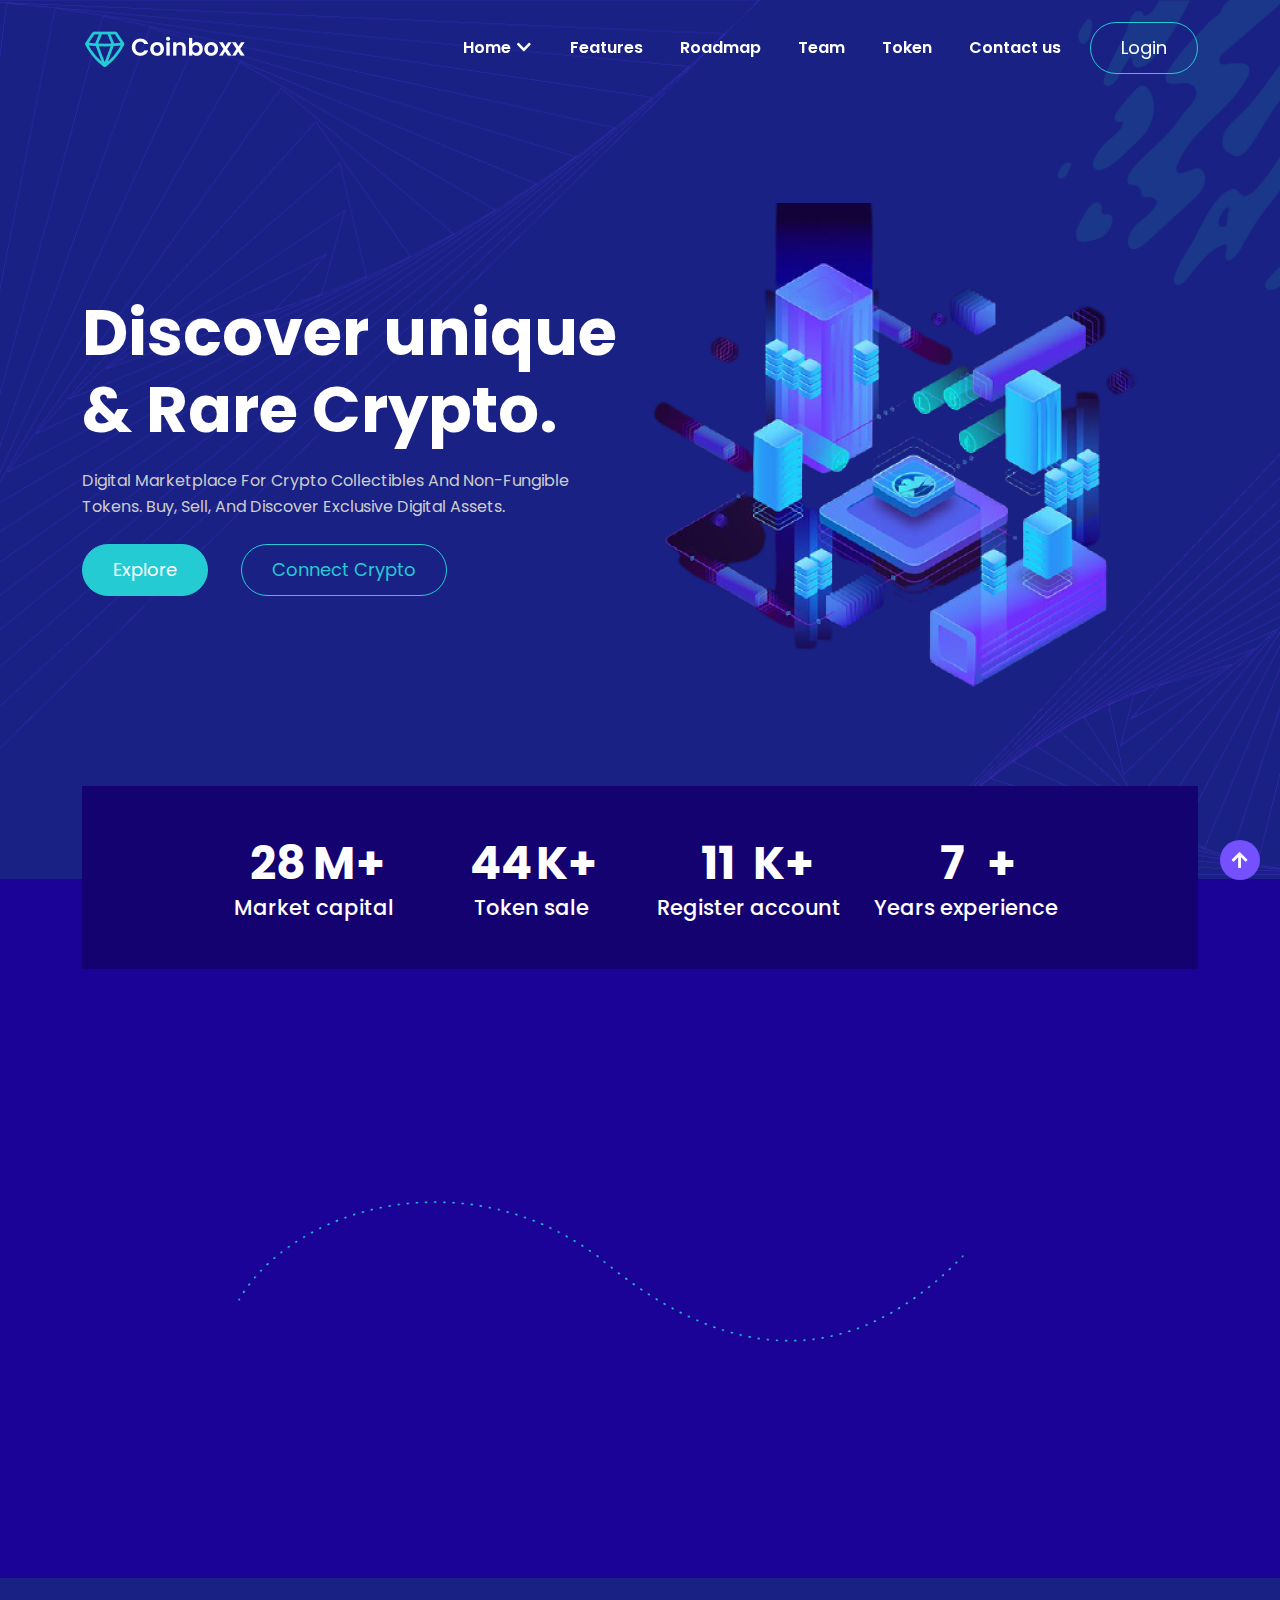
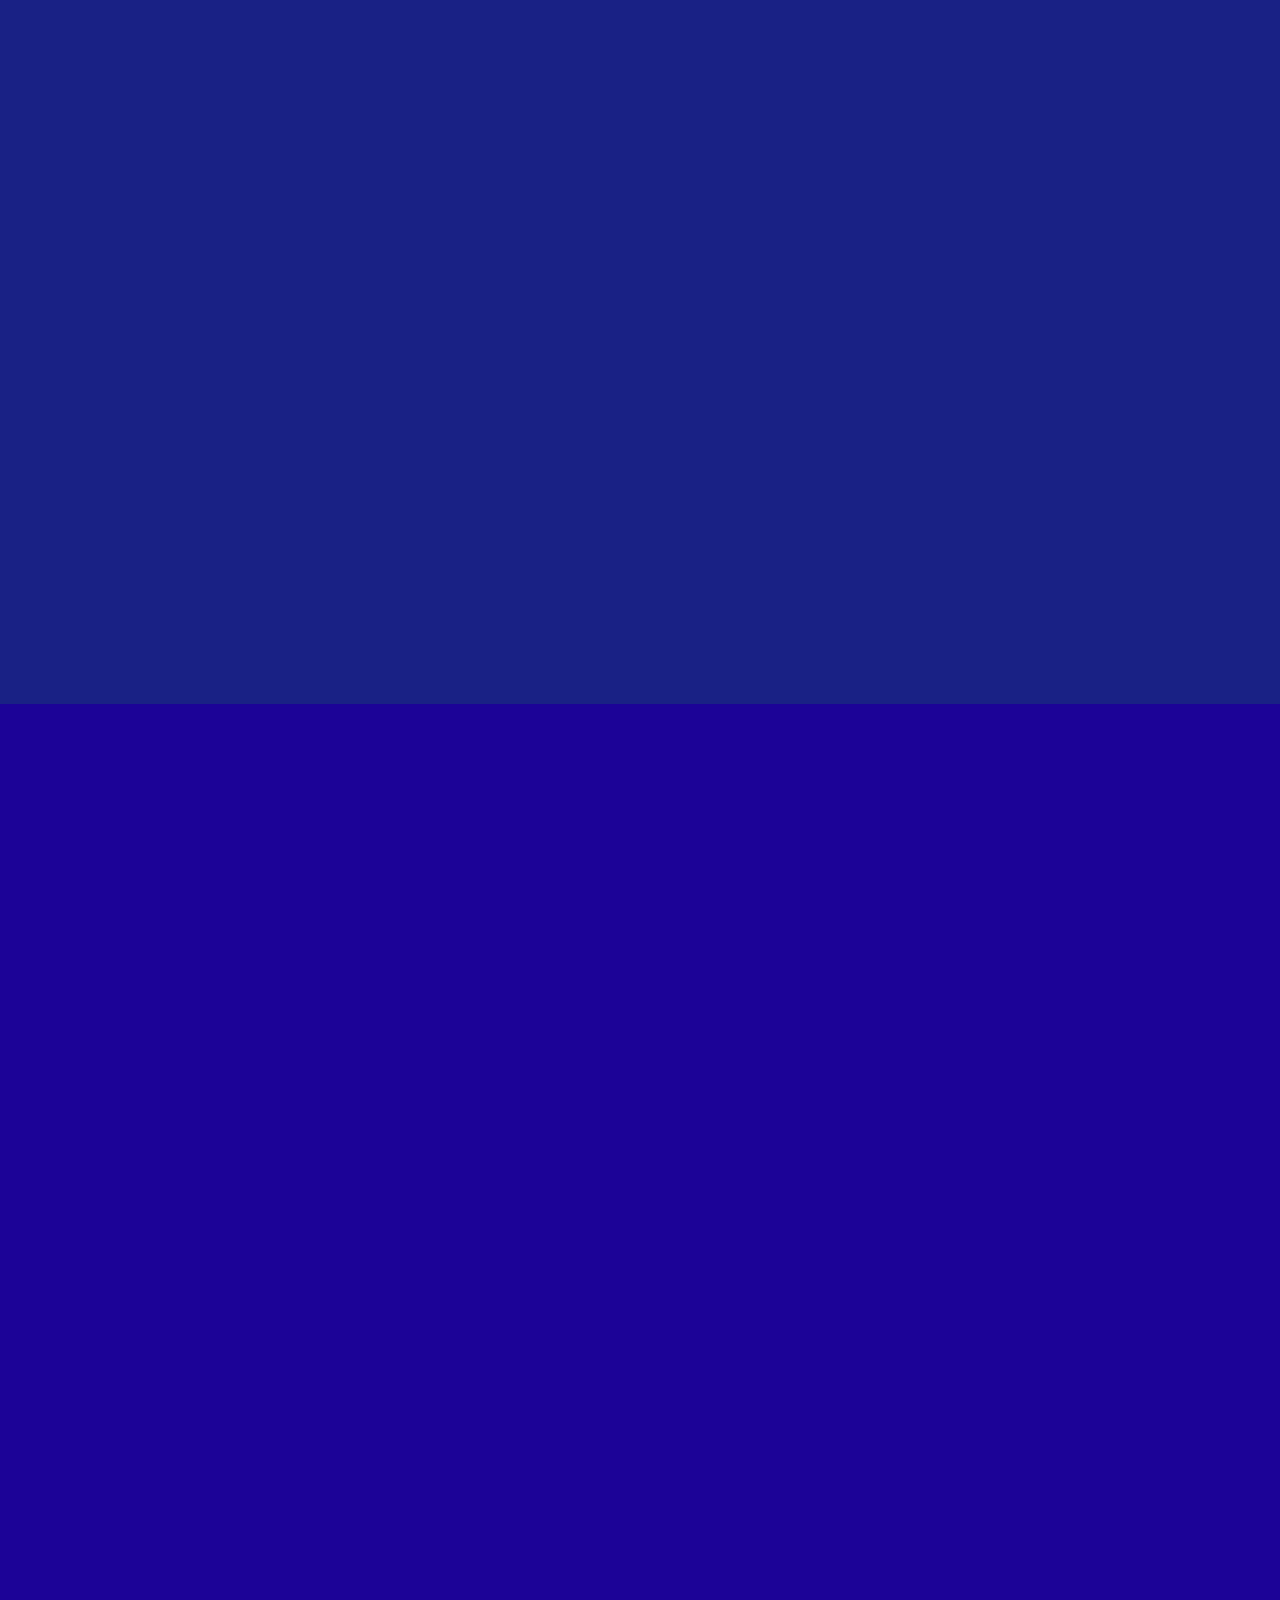
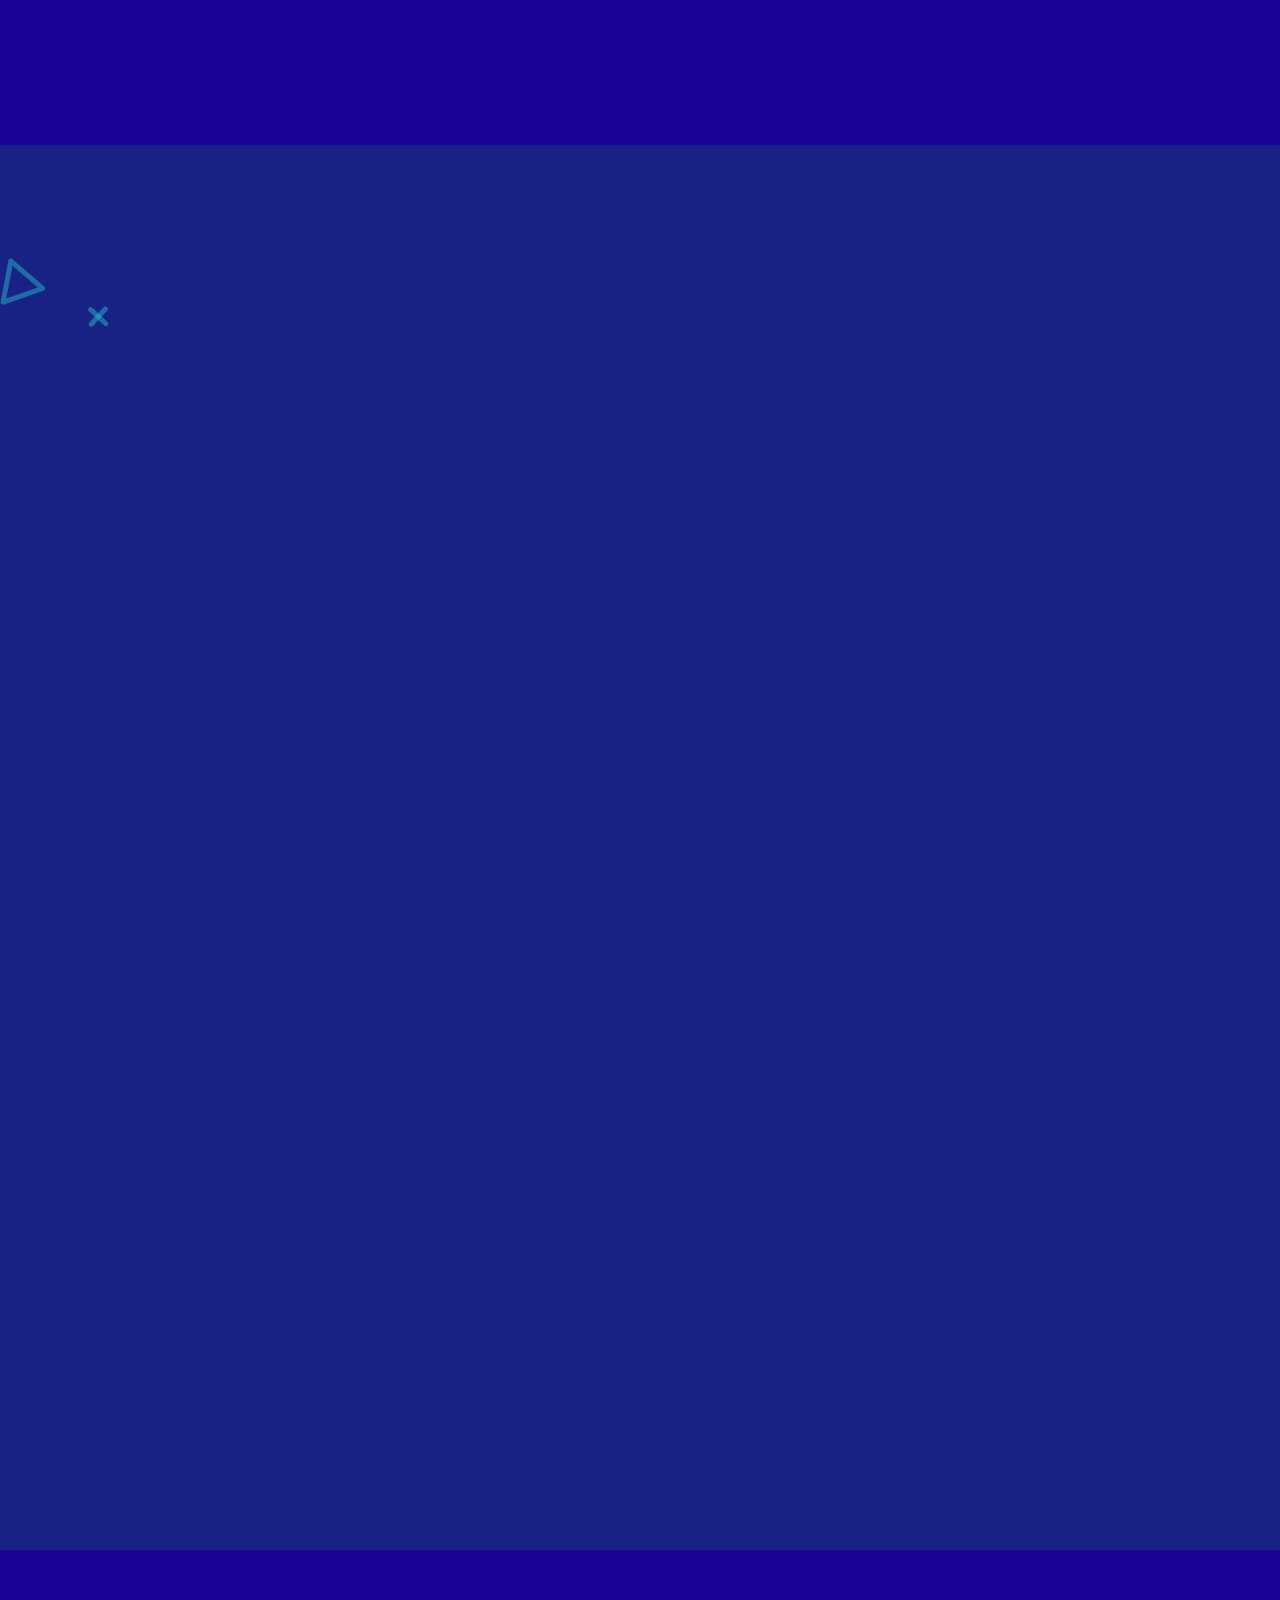
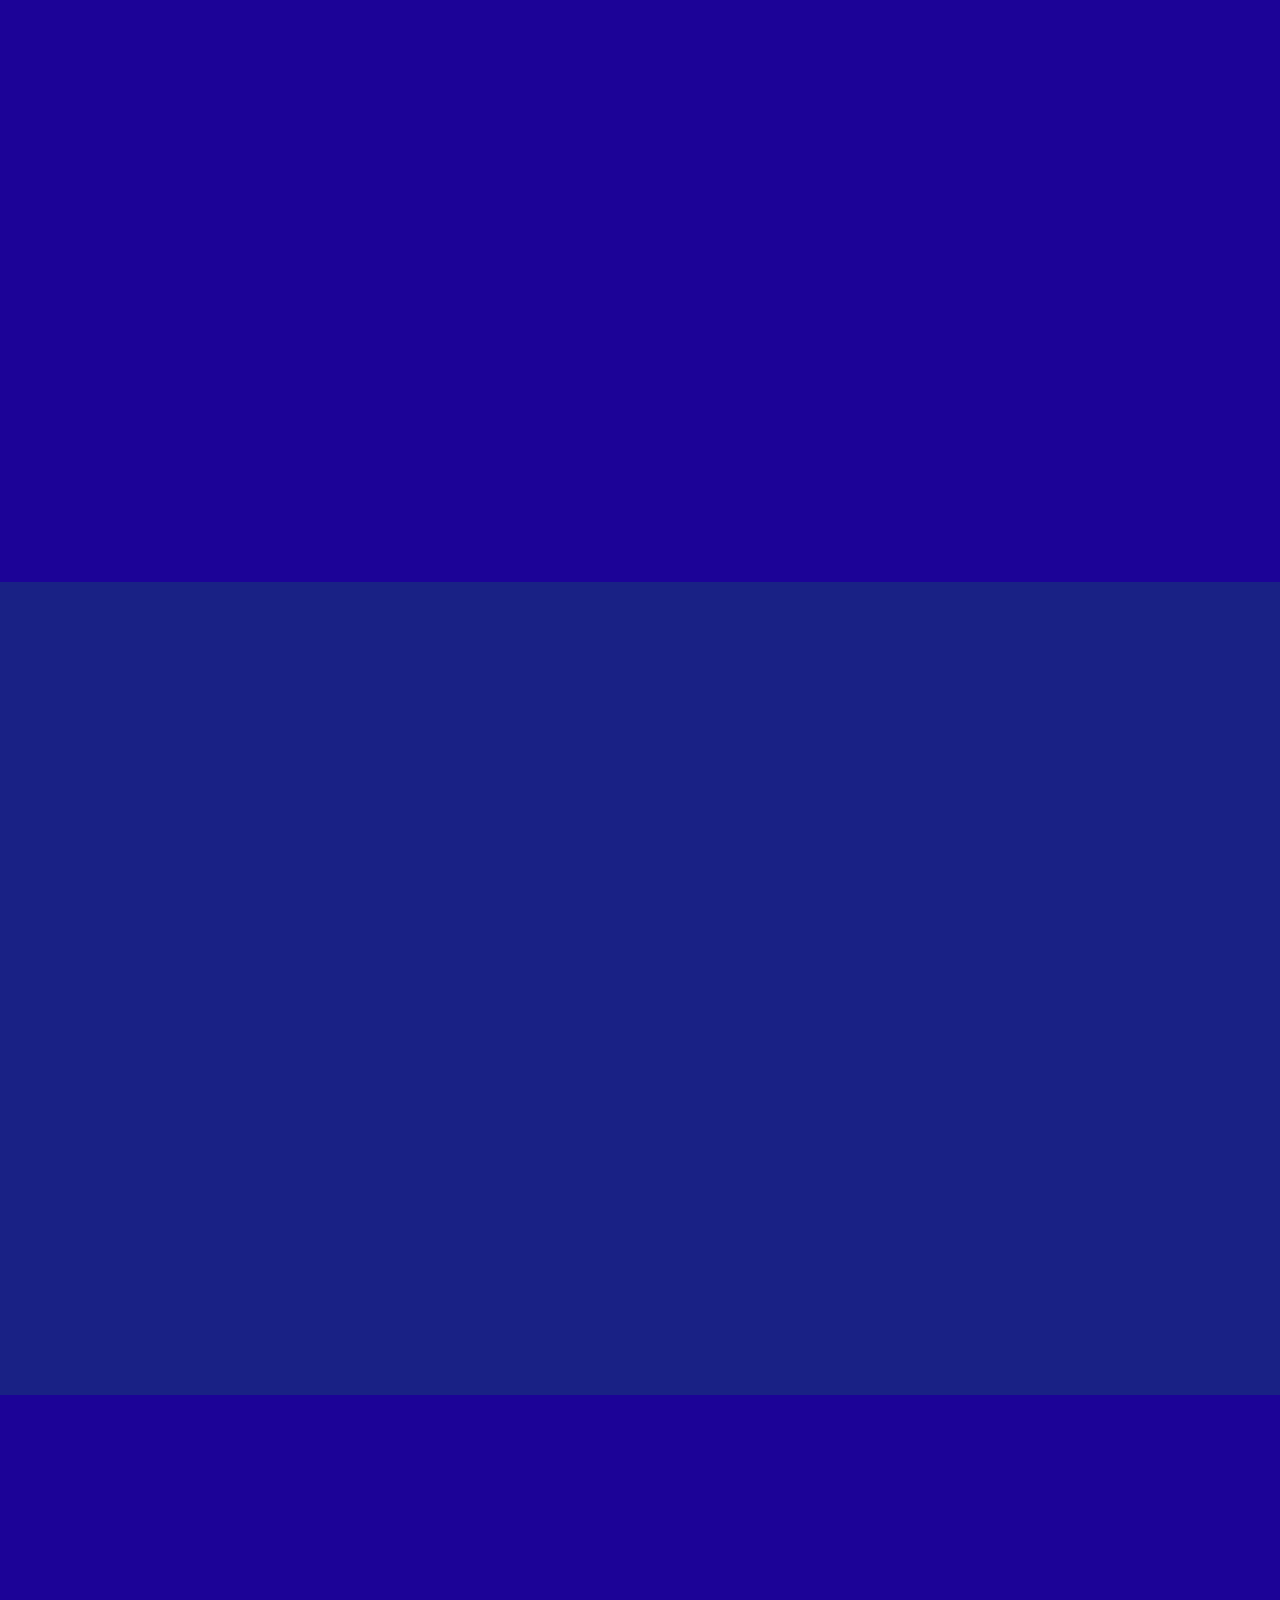
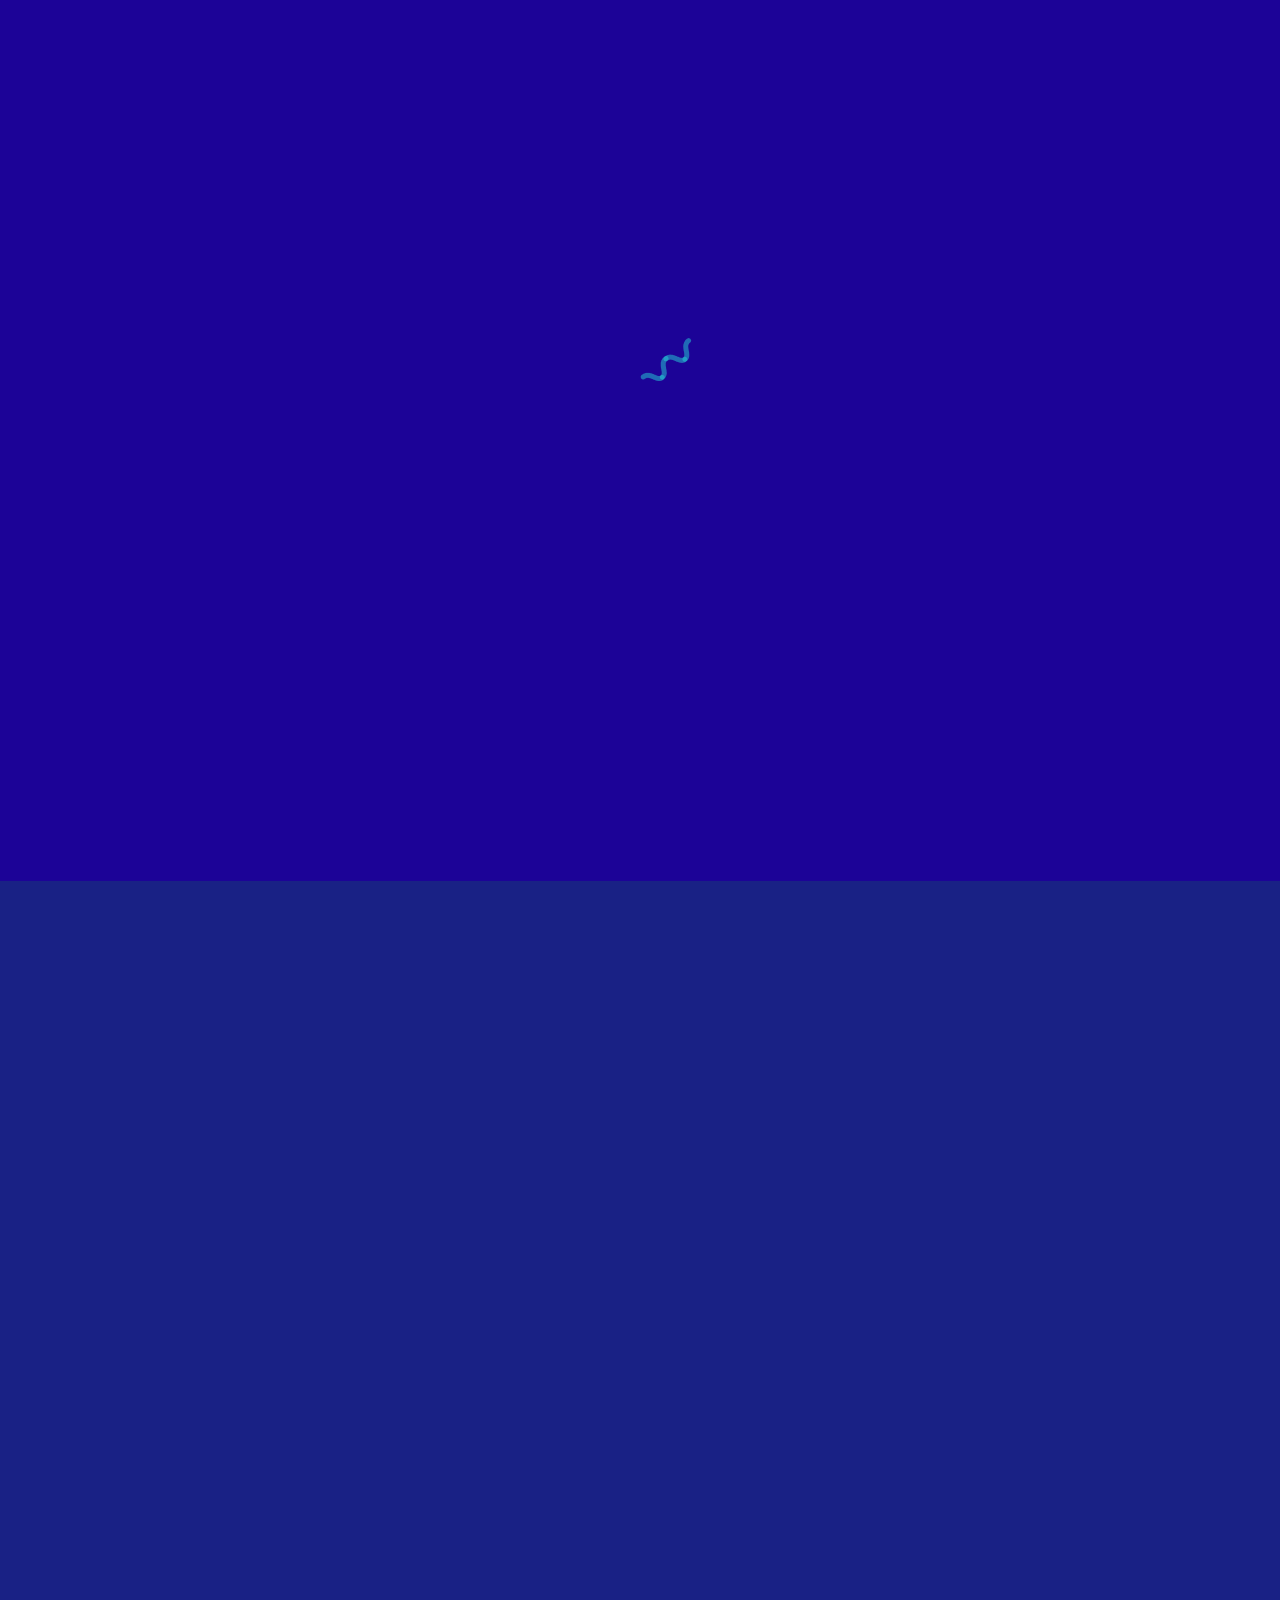
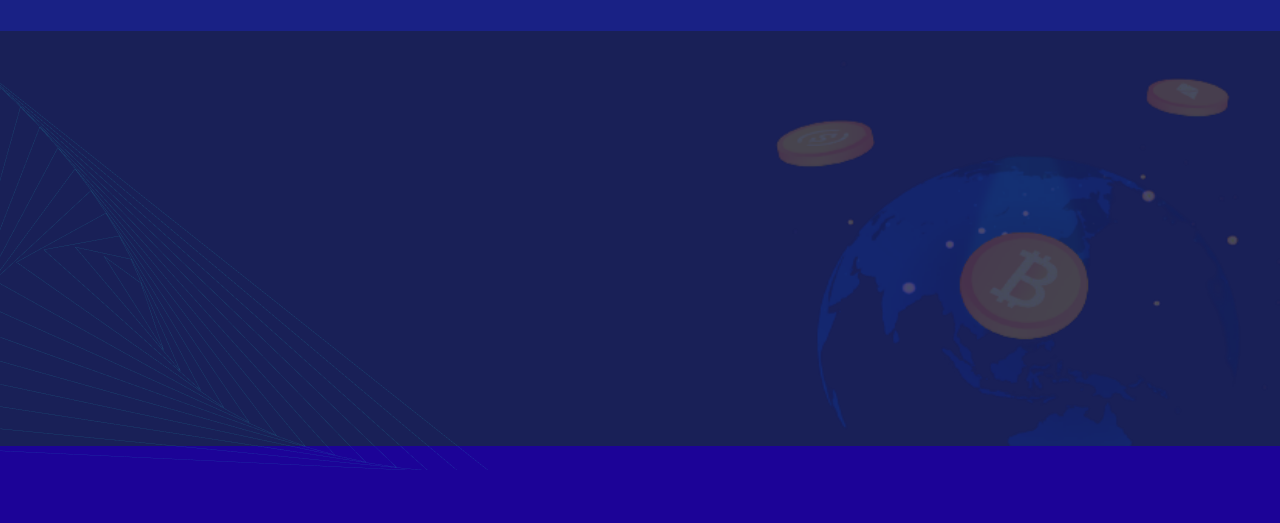
<file: index.html>
<!doctype html>
<html class="no-js" lang="en">

<head>
  <meta charset="utf-8">
  <meta http-equiv="x-ua-compatible" content="ie=edge">
  <title>Cryptocurrency Html Templates</title>
  <meta name="description" content="">
  <meta name="viewport" content="width=device-width, initial-scale=1">
  <link rel="shortcut icon" type="image/png" href="img/logo-img/favicon-icon.png">
  <!--=== wow Css ===-->
  <link rel="stylesheet" href="./assest/css/plugin/animate.css">
  <!--=== Bootstrap ===-->
  <link rel="stylesheet" href="./assest/css/bootstrap.min.css">
  <!--=== Fontawesome icon ===-->
  <link rel="stylesheet" href="https://pro.fontawesome.com/releases/v5.10.0/css/all.css">
  <!--=== Owl carousel ===-->
  <link rel="stylesheet" href="./assest/css/plugin/owl.carousel.min.css">
  <!--=== Magnific PopUp ===-->
  <link rel="stylesheet" href="./assest/css/plugin/magnific-Popup.css">
  <!--=== Main Css ===-->
  <link rel="stylesheet" href="./assest/css/style.css">
  <!--=== Responsive Css ===-->
  <link rel="stylesheet" href="./assest/css/responsive.css"> 
</head>

<body>

  
  <div class="preloder">
  <img src="./assest/img/preloder img/i-play-with-code.gif" alt="">
 </div>

  <!-- menu section start -->
  <section class="main-menu">
    <nav class="navbar navbar-expand-lg ">
      <div class="container">
        <div class="navbar-brand logo">
          <a href="#0">
            <img src="./assest/img/logo-img/Logo.png" alt="">
          </a>
        </div>
        <button class="navbar-toggler" type="button" data-bs-toggle="collapse" data-bs-target="#navbarSupportedContent"
          aria-controls="navbarSupportedContent" aria-expanded="false" aria-label="Toggle navigation">
          <p class="navbar-toggler-icon"></span>
        </button>
        <div class="collapse navbar-collapse" id="navbarSupportedContent">
          <ul class="navbar-nav ">
            <li class="nav-item">
              <a class="nav-link" href="./index.html">Home <i class="fas fa-chevron-down"></i></a>
                <ul class="main-child-links text-start">
                    <li class="main-child-item">
                      <a href="./index.html" class="main-child-item-link">Home Page 01</a>
                    </li>
                    <li class="main-child-item">
                      <a href="./index-2.html" class="main-child-item-link">Home Page 02</a>
                    </li>
                </ul>
            </li>
            <li class="nav-item">
              <a class="nav-link" href="./feature.html">Features</a>
            </li>
            <li class="nav-item">
              <a class="nav-link" href="./readmap.html">Roadmap</a>
            </li>
            <li class="nav-item">
              <a class="nav-link" href="./team.html">Team</a>
            </li>
            <li class="nav-item">
              <a class="nav-link" href="./token-page.html">Token</a>
            </li>
            <li class="nav-item">
              <a class="nav-link" href="./contact.html">Contact us</a>
            </li>
          </ul>
          <form class="d-flex">
            <button class="btn">Login</button>
          </form>
        </div>
      </div>
    </nav>
  </section>
  <!-- menu section end -->

  <!-- hero section start -->
  <section id="Home" class="hero-section">
    <div class="container">

      <!-- hero area start -->
      <div class="row justify-content-center  align-items-center">
        <div class="col-md-6 mt-4 wow fadeInUp">
          <!-- hero content start -->
          <div class="header-content">
            <div class="content">
              <h1 class="pb-10">Discover unique & Rare Crypto.</h1>
              <p>Digital Marketplace For Crypto Collectibles And Non-Fungible Tokens. Buy, Sell, And Discover Exclusive
                Digital Assets.</p>
            </div>
            <div class="btn-area mt-4  wow fadeInUp">
              <a class="btn btn-1" href="#0">Explore</a>
              <a class="btn btn-2" href="#0">Connect Crypto</a>
            </div>
          </div>
          <!-- hero content end -->
        </div>
        <div class="col-md-6 mt-4 wow fadeInUp">
          <div class="img">
            <img src="./assest/img/big-img-1.png" alt="">
          </div>
        </div>
      </div>

      <!-- counter area start -->
      <div class="counter-item">
        <div class="row justify-content-center">
          <div class="col-lg-10 wow fadeInUp">
            <div class="row justify-content-center">
              <div class="col-md-3 col-sm-6 mt-2 text-center">
                <div class="content counter-content">
                  <h2><span class="counter">45</span>M+</h2>
                  <h4>Market capital</h4>
                </div>
              </div>
              <div class="col-md-3 col-sm-6 mt-2 text-center">
                <div class="content counter-content">
                  <h2><span class="counter">70</span>K+</h2>
                  <h4>Token sale</h4>
                </div>
              </div>
              <div class="col-md-3 col-sm-6 mt-2 text-center">
                <div class="content counter-content">
                  <h2><span class="counter">19</span>K+</h2>
                  <h4>Register account</h4>
                </div>
              </div>
              <div class="col-md-3 col-sm-6 mt-2 text-center">
                <div class="content counter-content">
                  <h2><span class="counter">12</span>+</h2>
                  <h4>Years experience</h4>
                </div>
              </div>
            </div>
          </div>
        </div>
      </div>
      <!-- counter area end -->
    </div>
  </section>
  <!-- hero section end -->

  <!-- how it works section start -->
  <section id="Home" class=" how-it-work-section">
    <div class="container">
      <!-- hero area start -->
      <div class="row justify-content-center  align-items-center">
        <div class="col-md-6 text-center wow fadeInUp">
          <!-- how it works content start -->
          <div class="how-it-work pb-30">
            <div class="content white-color">
              <h2>Let’s see how it works</h2>
              <p>Things that make it the best place to start trading</p>
            </div>
          </div>
          <!-- how it works content end -->
        </div>
      </div>
      <!-- how it work content start -->
      <div class="how-work-item">
        <img class="work-line" src="./assest/img/logo-img/line.png" alt="">
        <div class="row justify-content-center">
          <div class="col-md-12 wow fadeInUp">
            <div class="row justify-content-center">
              <div class="col-md-4 mt-4 text-center wow fadeInUp">
                <!-- counter content start -->
                <div class="icon-img">
                  <img src="./assest/img/logo-img/icon-1.png" alt="">
                </div>
                <div class="content how-work-content how-work-content-1">
                  <h4>Create an account</h4>
                  <p>We store the vast majority of the <br> digital assets in secure payment.</p>
                </div>
                <!-- how-work content end -->
              </div>
              <div class="col-md-4 mt-4 text-center wow fadeInUp">
                <!-- how-work content start -->
                <div class="icon-img">
                  <img src="./assest/img/logo-img/icon-2.png" alt="">
                </div>
                <div class="content how-work-content how-work-content-2">
                  <h4>Connect bank acount</h4>
                  <p>Cryptocurrency stored on our servers <br> is covered by our insurance .</p>
                </div>
                <!-- how-work content end -->
              </div>
              <div class="col-md-4 mt-4 text-center wow fadeInUp">
                <!-- how-work content start -->
                <div class="icon-img">
                  <img src="./assest/img/logo-img/icon-3.png" alt="">
                </div>
                <div class="content how-work-content">
                  <h4>Stat your trading</h4>
                  <p>Cryptocurrency stored on our servers <br> is covered by our insurance .</p>
                </div>
                <!-- how-work content end -->
              </div>
            </div>
          </div>
        </div>
      </div>
      <!-- how it work content end -->
    </div>
  </section>
  <!-- how it works section end -->

  <!-- buy-sell section start -->
  <section id="Home" class="buy-sell-section">
    <div class="container">
      <!-- buy-sell area start -->
      <div class="row justify-content-center align-items-center">
        <div class="col-md-7 mt-4 wow fadeInUp">
          <div class="buy-sell-content">
            <div class="content white-color">
              <h2 class="pb-10">Secure way to buy and sell cryptocurrency</h2>
              <p>Gemini is a licensed New York trust company that mnday underregular bank exams and is subject to the
                cybersecurity audits conducted by the New York.</p>
            </div>
            <div class="buy-sell-item pt-30">
              <div class="buy-sell-single">
                <div class="icon-img">
                  <img src="./assest/img/logo-img/icon-4.png" alt="">
                </div>
                <div class="content how-work-content">
                  <h5>Live Price Updates.</h5>
                  <p>With price auto refresh, you’re always up to date.</p>
                </div>
              </div>
              <div class="buy-sell-single pt-30">
                <div class="icon-img">
                  <img src="./assest/img/logo-img/icon-5.png" alt="">
                </div>
                <div class="content how-work-content">
                  <h5>Sort, Filter, Search.</h5>
                  <p>Explore new projects and trending tokens.</p>
                </div>
              </div>
            </div>
          </div>
        </div>
        <div class="col-md-5 mt-4 wow fadeInUp">
          <div class="img">
            <img src="./assest/img/big-img-2.png" alt="">
          </div>
        </div>
      </div>
      <!-- buy-sell area end -->
    </div>
  </section>
  <!-- buy sell section end -->

  <!-- feature section start -->
  <section id="Features" class="feature-section">
    <div class="container">
      <!-- feature area start -->
      <div class="row justify-content-center  align-items-center">
        <div class="col-md-6 text-center wow fadeInUp">
          <!-- feature content start -->
          <div class="content white-color pb-30">
            <h2>Our best Features</h2>
            <p>Our Talented Crypto Program portal is available on <br> desktop, mobile and tablet.</p>
          </div>
          <!-- feature content end -->
        </div>
      </div>
      <!-- feature content start -->
        <div class="row justify-content-center align-items-center">
          <div class="col-lg-4 col-md-6 col-sm-10 mt-4 wow fadeInUp">
            <!-- feature content start -->
            <div class="feature-box">
              <div class="icon-img group-icon">
                <i class="fas fa-money-check-alt"></i>
              </div>
              <div class="content">
                <h4>Investment planing</h4>
                <p>Clownfish catfish antenna codlet alfonsino squirrelfish deepwater flathead sea lamprey. Bombay duck sand goby snake mudhead</p>
              </div>
            </div>
            <!-- feature content end -->
          </div>
          <div class="col-lg-4 col-md-6 col-sm-10 mt-4 wow fadeInUp">
            <!-- feature content start -->
            <div class="feature-box">
              <div class="icon-img group-icon">
                <i class="fas fa-dollar-sign"></i>
              </div>
              <div class="content">
                <h4>Recurring Buying</h4>
                <p>Clownfish catfish antenna codlet alfonsino squirrelfish deepwater flathead sea lamprey. Bombay duck sand goby snake mudhead</p>
              </div>
            </div>
            <!-- feature content end -->
          </div>
          <div class="col-lg-4 col-md-6 col-sm-10 mt-4 wow fadeInUp">
            <!-- feature content start -->
            <div class="feature-box">
              <div class="icon-img group-icon">
                <i class="fab fa-btc"></i>
              </div>
              <div class="content">
                <h4>Bitcoin Transaction</h4>
                <p>Clownfish catfish antenna codlet alfonsino squirrelfish deepwater flathead sea lamprey. Bombay duck sand goby snake mudhead</p>
              </div>
            </div>
            <!-- feature content end -->
          </div>
          <div class="col-lg-4 col-md-6 col-sm-10 mt-4 wow fadeInUp">
            <!-- feature content start -->
            <div class="feature-box">
              <div class="icon-img group-icon">
                <i class="fas fa-user-lock"></i>
              </div>
              <div class="content">
                <h4>Safe and secure</h4>
                <p>Clownfish catfish antenna codlet alfonsino squirrelfish deepwater flathead sea lamprey. Bombay duck sand goby snake mudhead</p>
              </div>
            </div>
            <!-- feature content end -->
          </div>
          <div class="col-lg-4 col-md-6 col-sm-10 mt-4 wow fadeInUp">
            <!-- feature content start -->
            <div class="feature-box">
              <div class="icon-img group-icon">
                <i class="fas fa-coins"></i>
              </div>
              <div class="content">
                <h4>Instant Trading</h4>
                <p>Clownfish catfish antenna codlet alfonsino squirrelfish deepwater flathead sea lamprey. Bombay duck sand goby snake mudhead</p>
              </div>
            </div>
            <!-- feature content end -->
          </div>
          <div class="col-lg-4 col-md-6 col-sm-10 mt-4 wow fadeInUp">
            <!-- feature content start -->
            <div class="feature-box">
              <div class="icon-img group-icon">
                <i class="fas fa-file-invoice-dollar"></i>
              </div>
              <div class="content">
                <h4>Coverd By Insurance</h4>
                <p>Clownfish catfish antenna codlet alfonsino squirrelfish deepwater flathead sea lamprey. Bombay duck sand goby snake mudhead</p>
              </div>
            </div>
            <!-- feature content end -->
          </div>
        </div>
      <!-- feature content end -->
    </div>
  </section>
  <!-- feature section end -->

  <!-- Crypto Roadmap section start -->
  <section id="Roadmap" class=" Roadmap-section">
    <div class="roadmap-img-group">
      <img src="./assest/img/logo-img/Group 20305.png" alt="">
    </div>
    <div class="container">
      <!-- Roadmap area start -->
      <div class="row justify-content-center  align-items-center">
        <div class="col-md-6 text-center wow fadeInUp">
          <!-- Roadmap top content start -->
          <div class="content  Roadmap-content-top pb-30">
            <h5>World fastest</h5>
            <h2>Crypto Roadmap</h2>
          </div>
          <!-- Roadmap top content end -->
        </div>
      </div>
      <!-- Roadmap content start -->
      <div class="Roadmap-item">
        <div class="row justify-content-center align-items-center">
          <div class="col-md-12 mt-4 wow fadeInUp">
            <div class="roadmap-item-list">
              <div class="row">
                <div class="col-md-6 wow fadeInUp">
                  <div class="single-roadmap-item padding-right">
                    <div class="single-roadmap-list pb-40">
                      <div class="img Roadmap roadmap-img-1">
                        <img src="./assest/img/big-img-3.png" alt="">
                      </div>
                    </div>
                    <div class="single-roadmap-list pb-100">
                      <div class="content Roadmap-content pb-30">
                        <div class="icon">
                          <i class="fas fa-calendar"></i>
                          <span>june 16 - aug - 2022</span>
                        </div>
                        <h4>Listing to the major exchanges</h4>
                        <p>No need to compose emails and attach invoices manually. With Incomee you can create and send
                          elegant and modern invoices with no effort.</p>
                      </div>
                      <div class="location content">
                        <i class="fas fa-map-marker-alt"></i>
                        <p>Lowa city , lowa 4335, south Buidling ue</p>
                      </div>
                    </div>
                    <div class="single-roadmap-list single-list-2">
                      <div class="img Roadmap roadmap-img-2">
                        <img src="./assest/img/big-img-5.png" alt="">
                      </div>
                    </div>
                  </div>
                </div>
                <div class="col-md-6 wow fadeInUp">
                  <div class="single-roadmap-item padding-left">
                    <div class="single-roadmap-list pb-100">
                      <div class="content Roadmap-content pb-30">
                        <div class="icon">
                          <i class="fas fa-calendar"></i>
                          <span>june 16 - aug - 2020</span>
                        </div>
                        <h4>integration to marketplaces</h4>
                        <p>No need to compose emails and attach invoices manually. With Incomee you can create and send
                          elegant and modern invoices with no effort.</p>
                      </div>
                      <div class="location content">
                        <i class="fas fa-map-marker-alt"></i>
                        <p>Lowa city , lowa 4335, south Buidling ue</p>
                      </div>
                    </div>
                    <div class="single-roadmap-list pb-40">
                      <div class="img Roadmap roadmap-img-3">
                        <img src="./assest/img/big-img-4.png" alt="">
                      </div>
                    </div>
                    <div class="single-roadmap-list">
                      <div class="content Roadmap-content pb-30">
                        <div class="icon">
                          <i class="fas fa-calendar"></i>
                          <span>june 16 - aug - 2019</span>
                        </div>
                        <h4>Crypto Wallet version release</h4>
                        <p>No need to compose emails and attach invoices manually. With Incomee you can create and send
                          elegant and modern invoices with no effort.</p>
                      </div>
                      <div class="location content">
                        <i class="fas fa-map-marker-alt"></i>
                        <p>Lowa city , lowa 4335, south Buidling ue</p>
                      </div>
                    </div>
                  </div>
                </div>
              </div>
            </div>
          </div>
        </div>
      </div>
      <!-- Roadmap content end -->
    </div>
  </section>
  <!-- Roadmap section end -->

  <!-- video-application section start -->
  <section class="video-application-section">
    <div class="container">
      <!-- video-application area start -->
      <div class="row justify-content-center align-items-center">
        <div class="col-md-6 col-sm-10 mt-4 wow fadeInUp">
          <div class="video-content">
            <div class="content white-color">
              <h2>Ready to get Our Video application</h2>
              <p>No need to compose emails and attach invoices manually. With Incomee you can create and send elegant
                and modern invoices with no effort.</p>
              <p class="pt-30">We are looking for talented traders who can predict the likely directional move of a market. If you can
                prove your trading talent on our talented trader program then you’ll be join our team. </p>

              <div class="btn-area mt-4 wow fadeInUp">
                <a class="btn btn-1 b-10" href="./about.html">Know more</a>
              </div>
            </div>
          </div>
        </div>
        <div class="col-md-6 col-sm-10 mt-4 wow fadeInUp">
          <div class="magnafic-img inner-magnafic-img">
            <img src="./assest/img/big-img-6.png" alt="">
            <div class="magnafic-popup">
              <a class="video-btn mfp-iframe" href="https://www.youtube.com/watch?v=N6Zg8Q-jKNI"><i
                  class="fas fa-play"></i></a>
            </div>
          </div>
        </div>
      </div>
      <!-- video-application area end -->
    </div>
  </section>
  <!-- video-application section end -->

  <!-- our-team-section start -->
  <section id="Team" class="our-team-section">
    <div class="container">
      <!-- our-team top area start -->
      <div class="row justify-content-center">
        <div class="col-md-6 text-center wow fadeInUp">
          <div class="content  pb-30">
            <h2>Meet our Team</h2>
            <p>Lorem Ipsum is simply dummy text of the printing and typesetting industry. Lorem Ipsum the industry's standard dummy text. </p>
          </div>
        </div>
      </div>
      <!-- our-team top area end -->

      <!-- our team mamber area start -->
      <div class="row justify-content-center">
        <div class="col-md-12 mt-4 text-center wow fadeInUp">
          <div class="team-item index-team owl-carousel">
            <div class="single-team-list">
              <div class="team-mamber">
                <img src="./assest/img/man-1.png" alt="">
              </div>
              <div class="team-mamber-content">
                <div class="content white-color">
                  <h3>Philip Baily</h3>
                  <p class="text">Exeucutive office</p>
                </div>
              </div>
            </div>
            <div class="single-team-list">
              <div class="team-mamber">
                <img src="./assest/img/man-2.png" alt="">
              </div>
              <div class="team-mamber-content">
                <div class="content white-color">
                  <h3>Iman Hassan</h3>
                  <p class="text">Head of marketing</p>
                </div>
              </div>
            </div>
            <div class="single-team-list">
              <div class="team-mamber">
                <img src="./assest/img/man-3.png" alt="">
              </div>
              <div class="team-mamber-content">
                <div class="content white-color">
                  <h3>Matthew Hill</h3>
                  <p class="text">Business Development</p>
                </div>
              </div>
            </div>
          </div>
          <div class="btn-area mt-4 wow fadeInUp">
            <a class="btn btn-1 b-10" href="./team.html">View all Team</a>
          </div>
        </div>
      </div>
      <!-- our team mamber area end -->
    </div>
  </section>
  <!-- our-team-section  end -->

  <!-- token-distribution-section start -->
  <section id="Token" class="token-distribution-section">
    <div class="token-img-1">
      <img src="./assest/img/logo-img/Group.png" alt="">
    </div>
    <div class="container">
      <!-- token-distribution top area start -->
      <div class="row justify-content-center">
        <div class="col-lg-6 col-md-8 col-sm-12 col-10 text-center wow fadeInUp">
          <div class="content white-color pb-30">
            <h2>Our Token Distribution</h2>
            <p>Digital Marketplace For Crypto Collectibles And Non-Fungible Tokens. Buy, Sell, And Discover Exclusive
              Digital Assets.</p>
          </div>
        </div>
      </div>
      <!-- token-distribution top area end -->
      <!-- our team mamber area start -->
      <div class="row justify-content-center align-items-center">
        <div class="col-lg-6 col-md-10 col-sm-12 text-center mt-4 wow fadeInUp">
          <div class="token-end-item">
            <div class="row justify-content-center">
              <div class="col-md-12 wow fadeInUp">
                <div class="single-token-list">
                  <div class="content white-color">
                    <h3>ICO Token ends in</h3>
                    <div class="coundown-wrapper">
                      <div id="clock"></div>
                    </div>
                    <div class="btn-area mt-4 wow fadeInUp">
                      <a class="btn btn-1 b-10 btn-bg-white" href="#0">Join & Buy token now</a>
                    </div>

                    <div class="range-slider">
                      <input id="range" type="range" step="1" value="0" min="0" max="90">
                      <div class="range-box" id="tooltip">
                        <output class="range-parcent">60</output>
                      </div>
                      <div class="range-content">
                        <span>Softcap in 204 days</span>
                        <span>Token Hardcap</span>
                      </div>
                    </div>

                  </div>
                </div>
              </div>
            </div>
          </div>
          <div class="row justify-content-center">
            <div class="col-md-6 mt-4 wow fadeInUp">
              <a class="token-details" href="./assest/img/token-page.zip" type="download">
                <span>Tract paper</span>
                <img src="./assest/img/logo-img/line-1.png" alt="">
              </a>
            </div>
            <div class="col-md-6 mt-4">
              <a class="token-details" href="./assest/img/token-page.zip" type="download">
                <span>Tract paper</span>
                <img src="./assest/img/logo-img/line-1.png" alt="">
              </a>
            </div>
            <div class="col-md-6 mt-4">
              <a class="token-details" href="./assest/img/token-page.zip" type="download">
                <span>Tract paper</span>
                <img src="./assest/img/logo-img/line-1.png" alt="">
              </a>
            </div>
            <div class="col-md-6 mt-4">
              <a class="token-details" href="./assest/img/token-page.zip" type="download">
                <span>Tract paper</span>
                <img src="./assest/img/logo-img/line-1.png" alt="">
              </a>
            </div>
          </div>
        </div>
        <div class="col-lg-6 col-md-10 col-sm-12 text-center mt-4 wow fadeInUp">
          <div class="token-img">
            <img src="./assest/img/big-img-7.png" alt="">
          </div>
        </div>
        <!-- our team mamber area end -->
      </div>
  </section>
  <!-- token-distribution-section  end -->

  <!-- blog-section start -->
  <section id="Contact" class="Blogs-section">
    <div class="container">
      <!-- Blogs top area start -->
      <div class="row justify-content-center">
        <div class="col-md-6 text-center wow fadeInUp">
          <div class="content Roadmap-content pb-30">
            <h5>news & Blogs</h5>
            <h2>News & Blogs</h2>
          </div>
        </div>
      </div>
      <div class="row justify-content-center">
        <div class="col-lg-4 col-md-6 mt-4 wow fadeInUp">
          <div class="blog-list home-blog-1">
            <div class="blog-img">
                <img src="./assest/img/coin-1.png" alt="">
              <div class="btn-area  blog-btn mt-4">
                <a class="btn btn-1 smail-btn" href="#0">Crypto</a>
              </div>
            </div>
            <div class="content blog-content pt-15">
              <p class="blog-text"><i class="far fa-calendar-alt"></i>23 April 2021<span><i class="fas fa-user"></i> By
                  jhone more</span></p>
                  <a class="color" href="./blog.html">
                    <h5>To Know to Understand the Splitting of Bitcoin</h5>
                  </a>
            </div>
          </div>
        </div>
        <div class="col-lg-4 col-md-6 mt-4 wow fadeInUp">
          <div class="blog-list home-blog-2">
            <div class="blog-img">
                <img src="./assest/img/coin-2.png" alt="">
              <div class="btn-area blog-btn">
                <a class="btn btn-1 smail-btn" href="#0">Crypto</a>
              </div>
            </div>
            <div class="content blog-content pt-15">
              <p class="blog-text"><i class="far fa-calendar-alt"></i>23 April 2021<span><i class="fas fa-user"></i> By
                  jhone more</span></p>
                  <a class="color" href="./blog.html">
                    <h5>To Know to Understand the Splitting of Bitcoin</h5>
                  </a>
            </div>
          </div>
        </div>
        <div class="col-lg-4 col-md-6 mt-4 wow fadeInUp">
          <div class="blog-list  home-blog-3">
            <div class="blog-img">
              <img class="blog-img-list" src="./assest/img/coin-3.png" alt="">
              <div class="btn-area blog-btn">
                <a class="btn btn-1 smail-btn" href="#0">Crypto</a>
              </div>
            </div>
            <div class="content blog-content pt-15">
              <p class="blog-text"><i class="far fa-calendar-alt"></i>23 April 2021<span><i class="fas fa-user"></i> By
                  jhone more</span></p>
              <a class="color" href="./blog.html">
                <h5>To Know to Understand the Splitting of Bitcoin</h5>
              </a>
            </div>
          </div>
        </div>
      </div>
    </div>
  </section>
  <!-- blog-section  end -->

  <!-- footer-section start -->
  <section class="footer-section">
    <div class="footer-img-1">
      <img src="./assest/img/logo-img/Group 462.png" alt="">
      <img class="footer-right-img" src="./assest/img/footer-right.png" alt="">
    </div>
    <div class="container">
      <!-- Blogs top area start -->
      <div class="row justify-content-center">
        <div class="col-md-3 col-sm-6 mt-4 wow fadeInUp">
          <div class="footer-left">
            <div class="logo">
              <a href="#0">
                <img src="./assest/img/logo-img/Logo.png" alt="">
              </a>
            </div>
            <div class="footer-content pt-10">
              <p>There are many variations of passages of available</p>
              <ul class="social-link pt-30">
                <li class="link-list">
                  <a href=""><i class="fab fa-twitter"></i></a>
                </li>
                <li class="link-list">
                  <a href=""><i class="fab fa-linkedin-in"></i></a>
                </li>
                <li class="link-list">
                  <a href=""><i class="fab fa-facebook-f"></i></a>
                </li>
                <li class="link-list">
                  <a href=""><i class="fab fa-pinterest-p"></i></a>
                </li>
              </ul>
            </div>
          </div>
        </div>
        <div class="col-md-8 col-sm-12 wow fadeInUp">
          <div class="row justify-content-between">
            <div class="col-md-4 col-6 mt-4 wow fadeInUp">
              <div class="footer-area content">
                <h4 class="fw-600">About</h4>
                <ul class="footer-link">
                  <li class="footer-text">
                    <a href="">Quick Link</a>
                  </li>
                  <li class="footer-text">
                    <a href="">Team</a>
                  </li>
                  <li class="footer-text">
                    <a href="">Our Blog</a>
                  </li>
                  <li class="footer-text">
                    <a href="">Contact</a>
                  </li>
                </ul>
              </div>
            </div>
            <div class="col-md-4 col-6 mt-4 wow fadeInUp">
              <div class="footer-area content">
                <h4 class="fw-600">Company</h4>
                <ul class="footer-link">
                  <li class="footer-text">
                    <a href="">Submit</a>
                  </li>
                  <li class="footer-text">
                    <a href="">Agency</a>
                  </li>
                  <li class="footer-text">
                    <a href="">Advertise</a>
                  </li>
                  <li class="footer-text">
                    <a href="">Login</a>
                  </li>
                </ul>
              </div>
            </div>
            <div class="col-md-4 col-6 mt-4 wow fadeInUp">
              <div class="footer-area content">
                <h4 class="fw-600">Support</h4>
                <ul class="footer-link">
                  <li class="footer-text">
                    <a href="">Tools</a>
                  </li>
                  <li class="footer-text">
                    <a href="">Help center</a>
                  </li>
                  <li class="footer-text">
                    <a href="">Feedback</a>
                  </li>
                  <li class="footer-text">
                    <a href="">Privacy</a>
                  </li>
                </ul>
              </div>
            </div>
          </div>
        </div>
      </div>
    </div>
  </section>
  <!-- footer-section  end -->

  <!-- footer-bottom-section start -->
  <section class="footer-bottom-section">
    <div class="container">
      <!-- Blogs top area start -->
      <div class="row">
        <div class="col-md-12 wow fadeInUp">
          <div class="footer-bottom">
            <div class="left mt-2">
                <p>&copy;Copyright Megha <a class="color" href="./index.html">2022</a> All rights reserved</p>
            </div>
            <div class="right mt-2">
                <a class="color-white" href="./index.html">Terms & Conditions</a>
            </div>
          </div>
        </div>
      </div>
    </div>
  </section>
  <!-- footer-bottom-section  end -->
 
  <!--====== Scroll To Top Start ======-->
  <div class="scrollUp" title="Scroll To Top">
    <i class="fas fa-arrow-up"></i>
  </div>
  <!--====== Scroll To Top End ======-->

  <!--==================================================================-->
  <script src="./assest/js/jquery-3.6.0.min.js"></script>
  <!--=== All Plugin ===-->
  <!-- counter plugin -->
  <script src="./assest/js/bootstrap.min.js"></script>
  <!-- owl carousel js -->
  <script src="./assest/js/plugin/owl-Carousel-v2.2.1.js"></script> 
  <!-- magnific popup js -->
  <script src="./assest/js/plugin/magnific-Popup-v1.1.0.js"></script>
  <!-- counter up js -->
    <script src="./assest/js/plugin/Waypoints - 4.0.0.js"></script>
  <script src="./assest/js/plugin/counter.min.js"></script>
  <!-- contdown js -->
  <script src="./assest/js/contdown.min.js"></script>
  <!-- wow js -->
  <script src="./assest/js/plugin/wow.min.js"></script>

  <!--=== All Active ===-->
  <script src="./assest/js/main.js"></script>


</body>

</html>
</file>
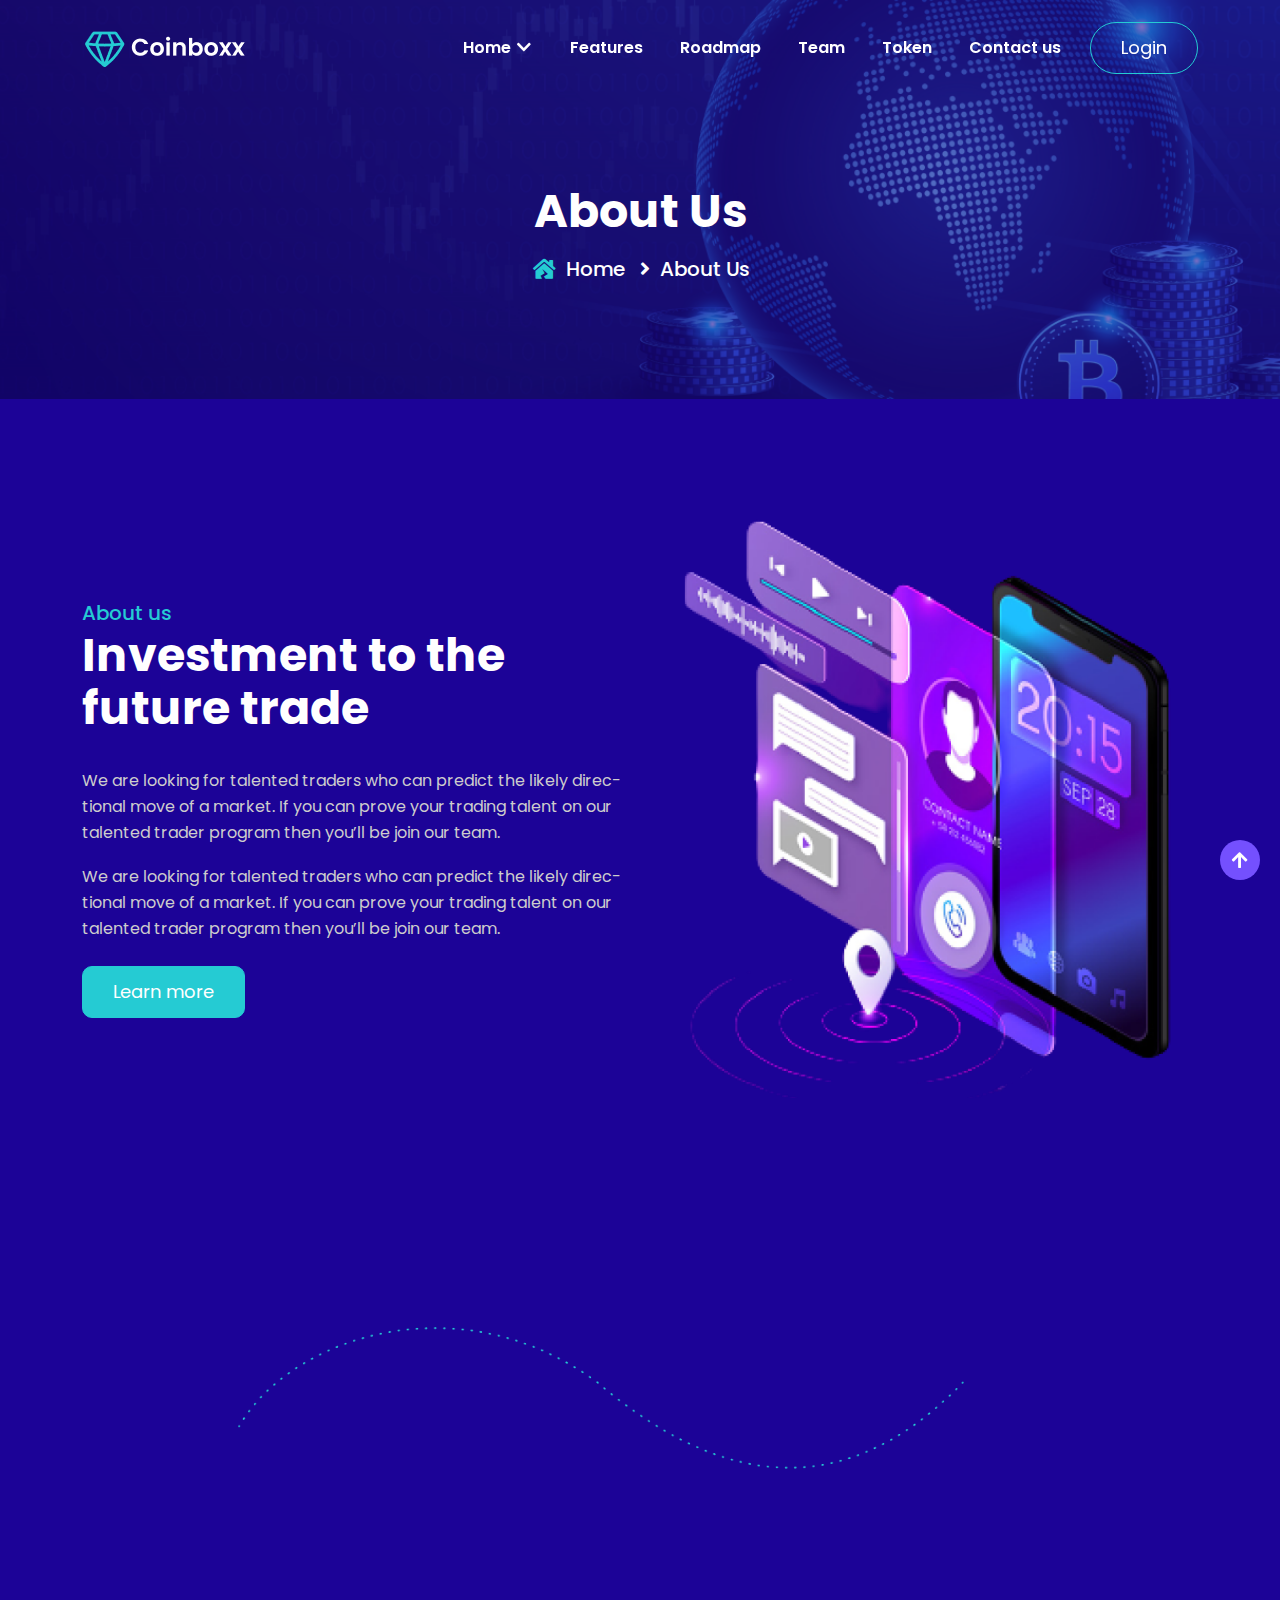
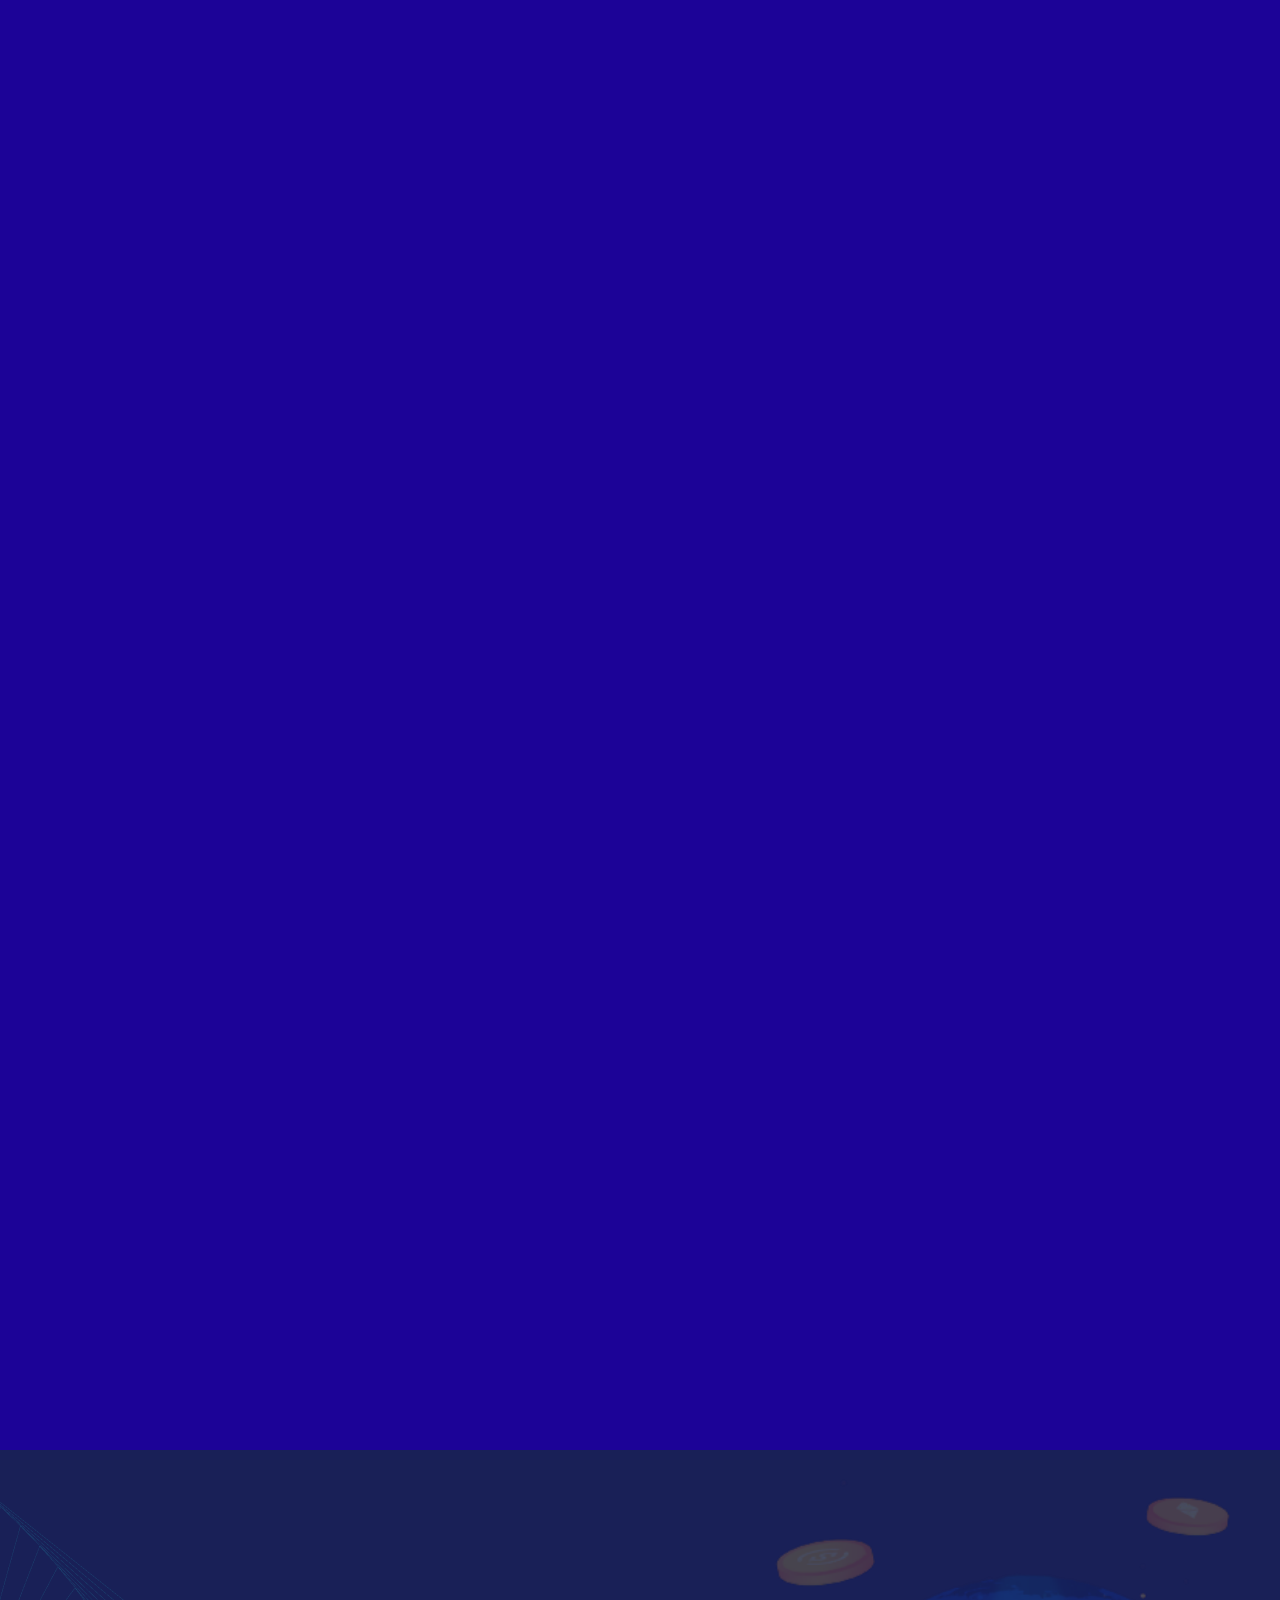
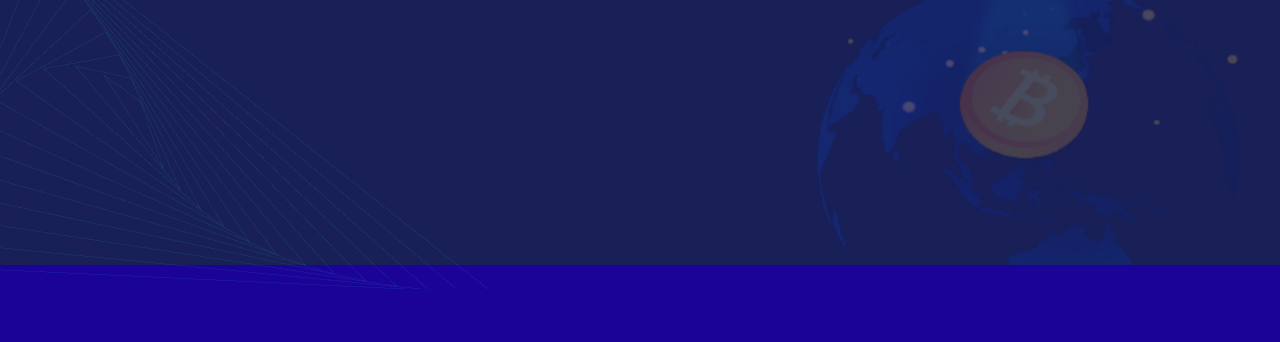
<file: about.html>
<!doctype html>
<html class="no-js" lang="en">

<head>
  <meta charset="utf-8">
  <meta http-equiv="x-ua-compatible" content="ie=edge">
  <title>Cryptocurrency Html Templates</title>
  <meta name="description" content="">
  <meta name="viewport" content="width=device-width, initial-scale=1">
  <link rel="shortcut icon" type="image/png" href="img/logo-img/favicon-icon.png">
  <!--=== wow Css ===-->
  <link rel="stylesheet" href="./assest/css/plugin/animate.css">
  <!--=== Bootstrap ===-->
  <link rel="stylesheet" href="./assest/css/bootstrap.min.css">
  <!--=== Fontawesome icon ===-->
  <link rel="stylesheet" href="https://pro.fontawesome.com/releases/v5.10.0/css/all.css">
  <!--=== Owl carousel ===-->
  <link rel="stylesheet" href="./assest/css/plugin/owl.carousel.min.css">
  <!--=== Magnific PopUp ===-->
  <link rel="stylesheet" href="./assest/css/plugin/magnific-Popup.css">
  <!--=== Main Css ===-->
  <link rel="stylesheet" href="./assest/css/style.css">
  <!--=== Responsive Css ===-->
  <link rel="stylesheet" href="./assest/css/responsive.css"> 
</head>

<body>

  
  <div class="preloder">
  <img src="./assest/img/preloder img/i-play-with-code.gif" alt="">
 </div>

  <!-- menu section start -->
  <section class="main-menu">
    <nav class="navbar navbar-expand-lg ">
      <div class="container">
        <div class="navbar-brand logo">
          <a href="#0">
            <img src="./assest/img/logo-img/Logo.png" alt="">
          </a>
        </div>
        <button class="navbar-toggler" type="button" data-bs-toggle="collapse" data-bs-target="#navbarSupportedContent"
          aria-controls="navbarSupportedContent" aria-expanded="false" aria-label="Toggle navigation">
          <p class="navbar-toggler-icon"></span>
        </button>
        <div class="collapse navbar-collapse" id="navbarSupportedContent">
          <ul class="navbar-nav ">
            <li class="nav-item">
              <a class="nav-link" href="./index.html">Home <i class="fas fa-chevron-down"></i></a>
                <ul class="main-child-links text-start">
                    <li class="main-child-item">
                      <a href="./index.html" class="main-child-item-link">Home Page 01</a>
                    </li>
                    <li class="main-child-item">
                      <a href="./index-2.html" class="main-child-item-link">Home Page 02</a>
                    </li>
                </ul>
            </li>
            <li class="nav-item">
              <a class="nav-link" href="./feature.html">Features</a>
            </li>
            <li class="nav-item">
              <a class="nav-link" href="./readmap.html">Roadmap</a>
            </li>
            <li class="nav-item">
              <a class="nav-link" href="./team.html">Team</a>
            </li>
            <li class="nav-item">
              <a class="nav-link" href="./token-page.html">Token</a>
            </li>
            <li class="nav-item">
              <a class="nav-link" href="./contact.html">Contact us</a>
            </li>
          </ul>
          <form class="d-flex">
            <button class="btn">Login</button>
          </form>
        </div>
      </div>
    </nav>
  </section>
  <!-- menu section end -->


  <!--inner about-hero-section start -->
  <section class="blog-hero-section inner-hero-section">
    <div class="container">
      <div class="row justify-content-center  align-items-center">
        <div class="col-md-6 text-center wow fadeInUp">
          <div class="content inner-blog-content">
            <h2 class="text-upper">About Us</h2>
            <a href="./index.html">
              <h5 class="inner-blog-top"><i class="fas fa-house-damage home"></i>Home <i
                class="fas fa-angle-right"></i>About Us</h5>
            </a>
          </div>
        </div>
      </div>
    </div>
  </section>
  <!--inner about-hero-section end -->


  <!-- inner about section start -->
  <section id="Home" class="hero-section about-inner-hero">
    <div class="container">

      <!-- hero area start -->
      <div class="row justify-content-center  align-items-center">
        <div class="col-md-6 col-sm-10 mt-4 wow fadeInUp">
          <!-- hero content start -->
          <div class="video-content">
            <div class="content Roadmap-content white-color">
              <h5>About us</h5>
              <h2>Investment to the future trade</h2>
              <p>We are looking for talented traders who can predict the likely directional move of a market. If you can prove your trading talent on our talented trader program then you’ll be join our team.</p>
              <p class="pt-30">We are looking for talented traders who can predict the likely directional move of a market. If you can prove your trading talent on our talented trader program then you’ll be join our team.</p>
              <div class="btn-area mt-4">
                <a class="btn btn-1 b-10" href="#0">Learn more</a>
              </div>
            </div>
          </div>
          <!-- hero content end -->
        </div>
        <div class="col-md-6 col-sm-10 mt-4 wow fadeInUp">
          <div class="img">
            <img src="./assest/img/inner-page/about-img-1.png" alt="">
          </div>
        </div>
      </div>
    </div>
  </section>
  <!-- inner about section end -->

  <!-- how it works section start -->
  <section id="Home" class="how-it-work-section inner-how-work">
    <div class="container">
      <!-- hero area start -->
      <div class="row justify-content-center  align-items-center">
        <div class="col-md-6 text-center wow fadeInUp">
          <!-- how it works content start -->
          <div class="how-it-work pb-30">
            <div class="content white-color">
              <h2>Let’s see how it works</h2>
              <p>Things that make it the best place to start trading</p>
            </div>
          </div>
          <!-- how it works content end -->
        </div>
      </div>
      <!-- how it work content start -->
      <div class="how-work-item">
        <img class="work-line" src="./assest/img/logo-img/line.png" alt="">
        <div class="row justify-content-center">
          <div class="col-md-12 wow fadeInUp">
            <div class="row justify-content-center">
              <div class="col-md-4 mt-4 text-center wow fadeInUp">
                <!-- counter content start -->
                <div class="icon-img">
                  <img src="./assest/img/logo-img/icon-1.png" alt="">
                </div>
                <div class="content how-work-content how-work-content-1">
                  <h4>Create an account</h4>
                  <p>We store the vast majority of the <br> digital assets in secure payment.</p>
                </div>
                <!-- how-work content end -->
              </div>
              <div class="col-md-4 mt-4 text-center wow fadeInUp">
                <!-- how-work content start -->
                <div class="icon-img">
                  <img src="./assest/img/logo-img/icon-2.png" alt="">
                </div>
                <div class="content how-work-content how-work-content-2">
                  <h4>Connect bank acount</h4>
                  <p>Cryptocurrency stored on our servers <br> is covered by our insurance .</p>
                </div>
                <!-- how-work content end -->
              </div>
              <div class="col-md-4 mt-4 text-center wow fadeInUp">
                <!-- how-work content start -->
                <div class="icon-img">
                  <img src="./assest/img/logo-img/icon-3.png" alt="">
                </div>
                <div class="content how-work-content">
                  <h4>Stat your trading</h4>
                  <p>Cryptocurrency stored on our servers <br> is covered by our insurance .</p>
                </div>
                <!-- how-work content end -->
              </div>
            </div>
          </div>
        </div>
      </div>
      <!-- how it work content end -->
    </div>
  </section>
  <!-- how it works section end -->

  <!-- video-application section start -->
  <section class="video-application-section inner-video-section">
    <div class="container">
      <!-- hero area start -->
      <div class="row justify-content-center  align-items-center">
        <div class="col-md-8 text-center wow fadeInUp">
          <!-- how it works content start -->
          <div class="how-it-work">
            <div class="content white-color pb-30">
              <h2>Watch our latest video</h2>
              <p>Sed ut perspiciatis unde omn iste natus error sit</p>
            </div>
          </div>
          <!-- how it works content end -->
        </div>
      </div>
      <!-- video-application area start -->
      <div class="row justify-content-center">
        <div class="col-md-8 mt-4 wow fadeInUp">
          <div class="magnafic-img inner-magnafic-img">
            <img src="./assest/img/inner-page/about-img-2.png" alt="">
            <div class="magnafic-popup">
              <a class="video-btn  inner-btn mfp-iframe" href="https://www.youtube.com/watch?v=N6Zg8Q-jKNI"><i
                  class="fas fa-play"></i></a>
            </div>
          </div>
        </div>
      </div>
      <!-- video-application area end -->
    </div>
  </section>
  <!-- video-application section end -->


  <!-- buy-sell section start -->
  <section id="Home" class="buy-sell-section inner-buy-sell">
    <div class="container">
      <!-- buy-sell area start -->
      <div class="row justify-content-center">
        <div class="col-md-7 mt-4 wow fadeInUp">
          <div class="buy-sell-content">
            <div class="content white-color">
              <h2>Secure way to buy and sell cryptocurrency</h2>
              <p>Gemini is a licensed New York trust company that mnday underregular bank exams and is subject to the
                cybersecurity audits conducted by the New York.</p>
            </div>
            <div class="buy-sell-item pt-30">
              <div class="buy-sell-single">
                <div class="icon-img">
                  <img src="./assest/img/logo-img/icon-4.png" alt="">
                </div>
                <div class="content how-work-content">
                  <h5>Live Price Updates.</h5>
                  <p>With price auto refresh, <br> you’re always up to date.</p>
                </div>
              </div>
              <div class="buy-sell-single pt-30">
                <div class="icon-img">
                  <img src="./assest/img/logo-img/icon-5.png" alt="">
                </div>
                <div class="content how-work-content">
                  <h5>Sort, Filter, Search.</h5>
                  <p>Explore new projects and <br> trending tokens.</p>
                </div>
              </div>
            </div>
          </div>
        </div>
        <div class="col-md-5 mt-4 wow fadeInUp">
          <div class="img">
            <img src="./assest/img/big-img-2.png" alt="">
          </div>
        </div>
      </div>
      <!-- buy-sell area end -->
    </div>
  </section>
  <!-- buy sell section end -->

  
  <!-- footer-section start -->
  <section class="footer-section">
    <div class="footer-img-1">
      <img src="./assest/img/logo-img/Group 462.png" alt="">
      <img class="footer-right-img" src="./assest/img/footer-right.png" alt="">
    </div>
    <div class="container">
      <!-- Blogs top area start -->
      <div class="row justify-content-center">
        <div class="col-md-3 col-sm-6 mt-4 wow fadeInUp">
          <div class="footer-left">
            <div class="logo">
              <a href="#0">
                <img src="./assest/img/logo-img/Logo.png" alt="">
              </a>
            </div>
            <div class="footer-content pt-10">
              <p>There are many variations of passages of available</p>
              <ul class="social-link pt-30">
                <li class="link-list">
                  <a href=""><i class="fab fa-twitter"></i></a>
                </li>
                <li class="link-list">
                  <a href=""><i class="fab fa-linkedin-in"></i></a>
                </li>
                <li class="link-list">
                  <a href=""><i class="fab fa-facebook-f"></i></a>
                </li>
                <li class="link-list">
                  <a href=""><i class="fab fa-pinterest-p"></i></a>
                </li>
              </ul>
            </div>
          </div>
        </div>
        <div class="col-md-8 col-sm-12 wow fadeInUp">
          <div class="row justify-content-between">
            <div class="col-md-4 col-6 mt-4 wow fadeInUp">
              <div class="footer-area content">
                <h4 class="fw-600">About</h4>
                <ul class="footer-link">
                  <li class="footer-text">
                    <a href="">Quick Link</a>
                  </li>
                  <li class="footer-text">
                    <a href="">Team</a>
                  </li>
                  <li class="footer-text">
                    <a href="">Our Blog</a>
                  </li>
                  <li class="footer-text">
                    <a href="">Contact</a>
                  </li>
                </ul>
              </div>
            </div>
            <div class="col-md-4 col-6 mt-4 wow fadeInUp">
              <div class="footer-area content">
                <h4 class="fw-600">Company</h4>
                <ul class="footer-link">
                  <li class="footer-text">
                    <a href="">Submit</a>
                  </li>
                  <li class="footer-text">
                    <a href="">Agency</a>
                  </li>
                  <li class="footer-text">
                    <a href="">Advertise</a>
                  </li>
                  <li class="footer-text">
                    <a href="">Login</a>
                  </li>
                </ul>
              </div>
            </div>
            <div class="col-md-4 col-6 mt-4 wow fadeInUp">
              <div class="footer-area content">
                <h4 class="fw-600">Support</h4>
                <ul class="footer-link">
                  <li class="footer-text">
                    <a href="">Tools</a>
                  </li>
                  <li class="footer-text">
                    <a href="">Help center</a>
                  </li>
                  <li class="footer-text">
                    <a href="">Feedback</a>
                  </li>
                  <li class="footer-text">
                    <a href="">Privacy</a>
                  </li>
                </ul>
              </div>
            </div>
          </div>
        </div>
      </div>
    </div>
  </section>
  <!-- footer-section  end -->

  <!-- footer-bottom-section start -->
  <section class="footer-bottom-section">
    <div class="container">
      <!-- Blogs top area start -->
      <div class="row">
        <div class="col-md-12 wow fadeInUp">
          <div class="footer-bottom">
            <div class="left mt-2">
                <p>&copy;Copyright Megha <a class="color" href="./index.html">2022</a> All rights reserved</p>
            </div>
            <div class="right mt-2">
                <a class="color-white" href="./index.html">Terms & Conditions</a>
            </div>
          </div>
        </div>
      </div>
    </div>
  </section>
  <!-- footer-bottom-section  end -->
 
  <!--====== Scroll To Top Start ======-->
  <div class="scrollUp" title="Scroll To Top">
    <i class="fas fa-arrow-up"></i>
  </div>
  <!--====== Scroll To Top End ======-->

  <!--==================================================================-->
  <script src="./assest/js/jquery-3.6.0.min.js"></script>
  <!--=== All Plugin ===-->
  <!-- counter plugin -->
  <script src="./assest/js/bootstrap.min.js"></script>
  <!-- owl carousel js -->
  <script src="./assest/js/plugin/owl-Carousel-v2.2.1.js"></script> 
  <!-- magnific popup js -->
  <script src="./assest/js/plugin/magnific-Popup-v1.1.0.js"></script>
  <!-- counter up js -->
    <script src="./assest/js/plugin/Waypoints - 4.0.0.js"></script>
  <script src="./assest/js/plugin/counter.min.js"></script>
  <!-- contdown js -->
  <script src="./assest/js/contdown.min.js"></script>
  <!-- wow js -->
  <script src="./assest/js/plugin/wow.min.js"></script>

  <!--=== All Active ===-->
  <script src="./assest/js/main.js"></script>


</body>

</html>
</file>
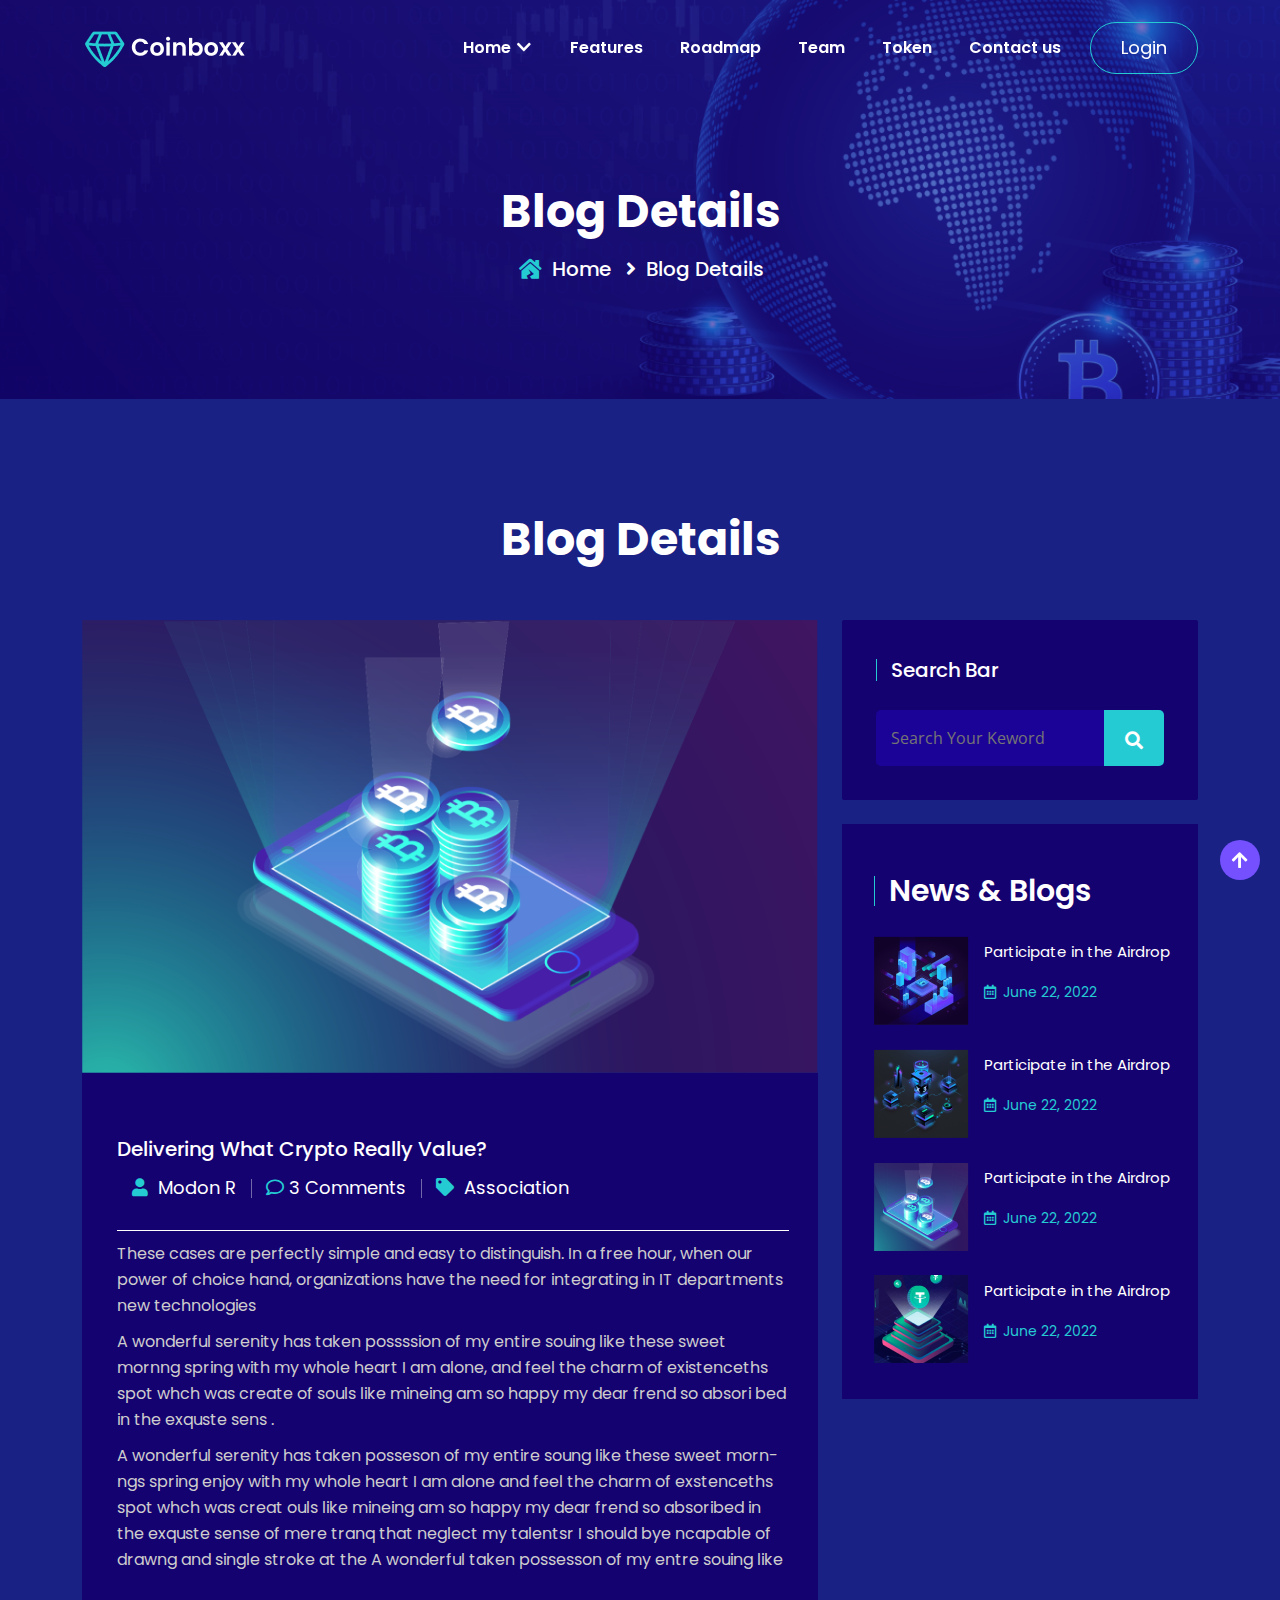
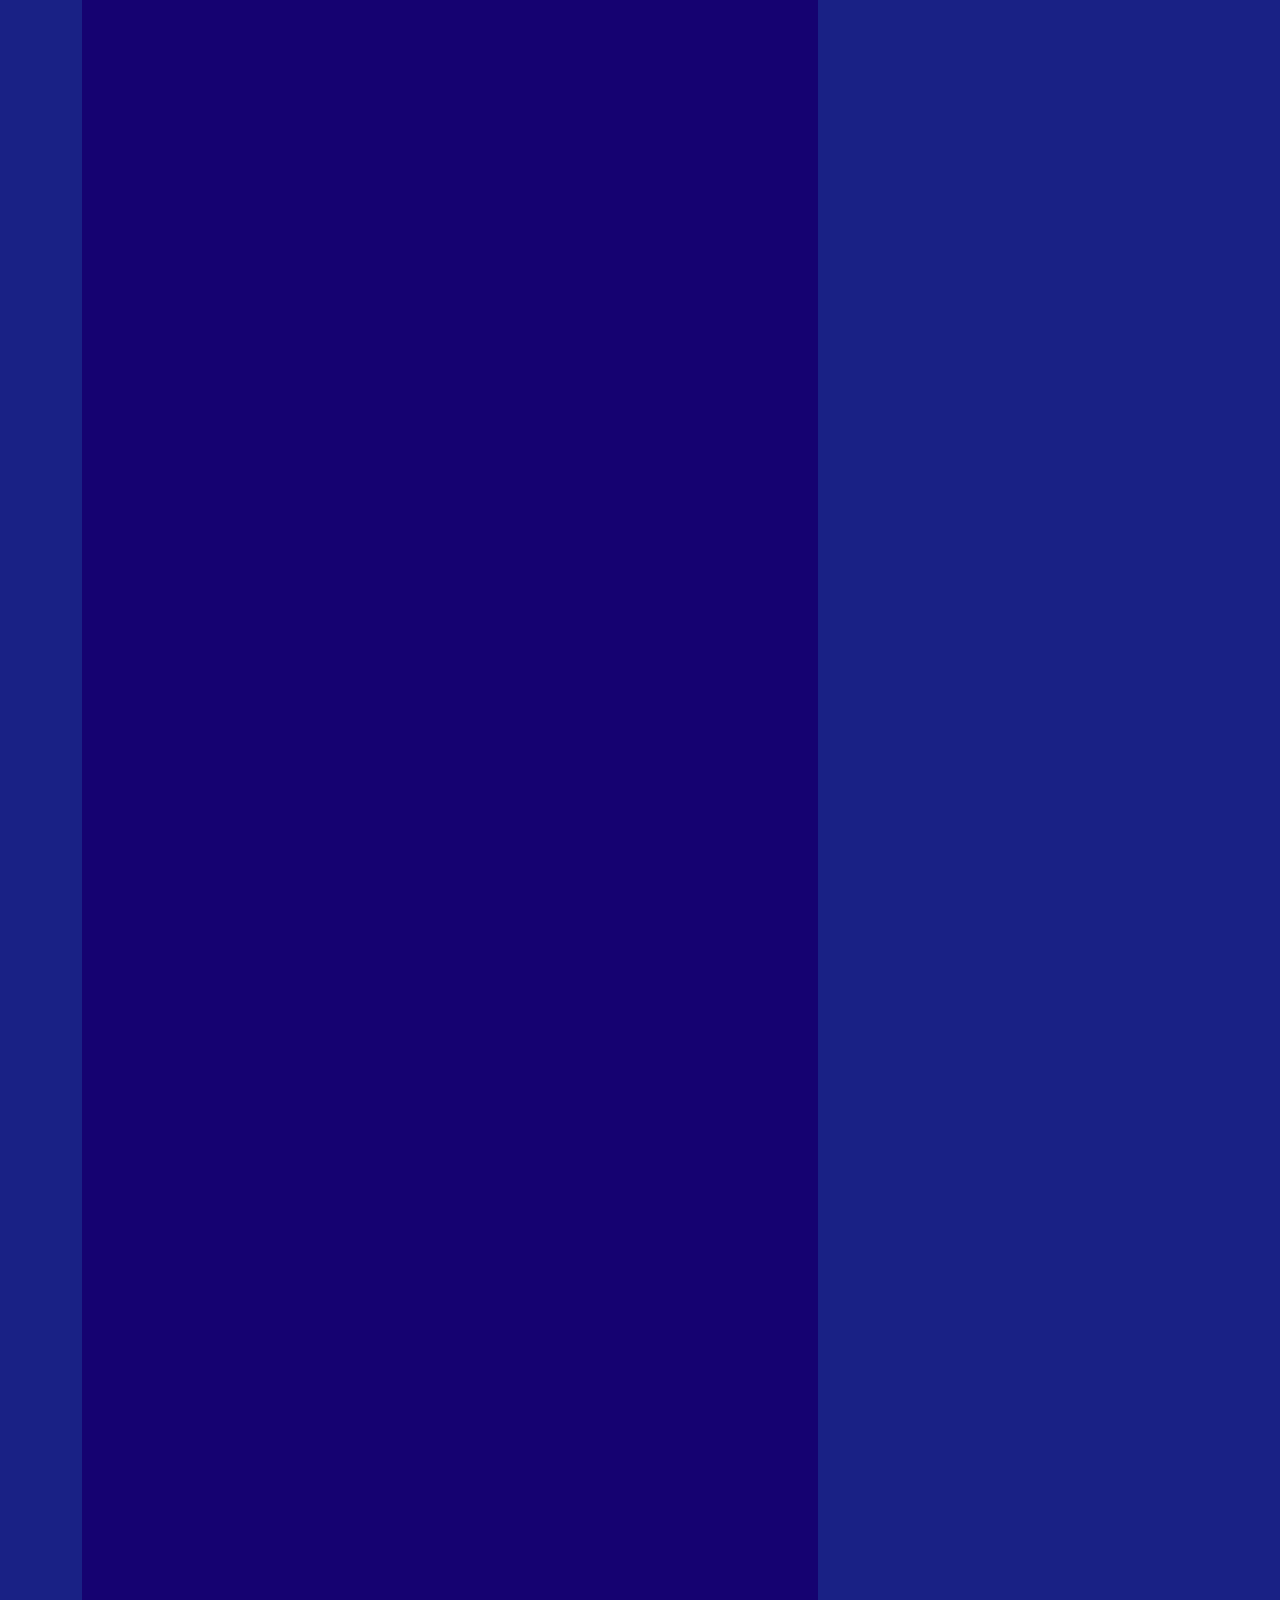
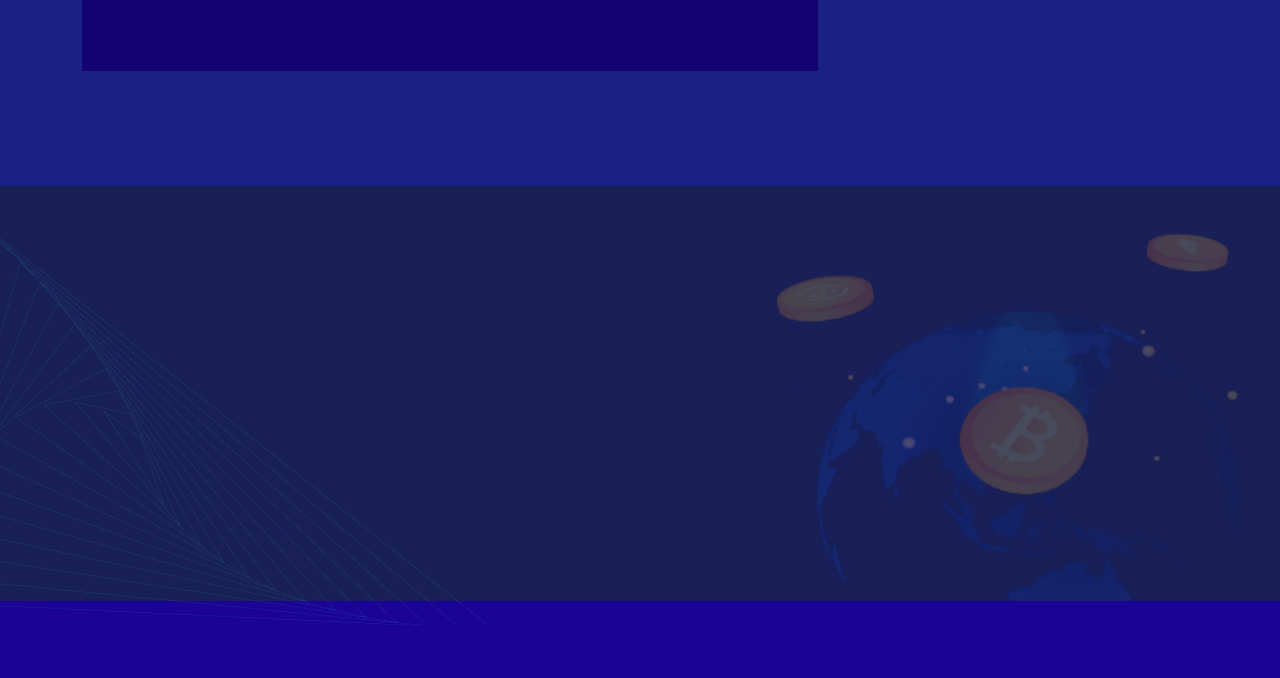
<file: blog-details.html>
<!doctype html>
<html class="no-js" lang="en">

<head>
  <meta charset="utf-8">
  <meta http-equiv="x-ua-compatible" content="ie=edge">
  <title>Cryptocurrency Html Templates</title>
  <meta name="description" content="">
  <meta name="viewport" content="width=device-width, initial-scale=1">
  <link rel="shortcut icon" type="image/png" href="img/logo-img/favicon-icon.png">
  <!--=== wow Css ===-->
  <link rel="stylesheet" href="./assest/css/plugin/animate.css">
  <!--=== Bootstrap ===-->
  <link rel="stylesheet" href="./assest/css/bootstrap.min.css">
  <!--=== Fontawesome icon ===-->
  <link rel="stylesheet" href="https://pro.fontawesome.com/releases/v5.10.0/css/all.css">
  <!--=== Owl carousel ===-->
  <link rel="stylesheet" href="./assest/css/plugin/owl.carousel.min.css">
  <!--=== Magnific PopUp ===-->
  <link rel="stylesheet" href="./assest/css/plugin/magnific-Popup.css">
  <!--=== Main Css ===-->
  <link rel="stylesheet" href="./assest/css/style.css">
  <!--=== Responsive Css ===-->
  <link rel="stylesheet" href="./assest/css/responsive.css"> 
</head>

<body>

  
  <div class="preloder">
  <img src="./assest/img/preloder img/i-play-with-code.gif" alt="">
 </div>

  <!-- menu section start -->
  <section class="main-menu">
    <nav class="navbar navbar-expand-lg ">
      <div class="container">
        <div class="navbar-brand logo">
          <a href="#0">
            <img src="./assest/img/logo-img/Logo.png" alt="">
          </a>
        </div>
        <button class="navbar-toggler" type="button" data-bs-toggle="collapse" data-bs-target="#navbarSupportedContent"
          aria-controls="navbarSupportedContent" aria-expanded="false" aria-label="Toggle navigation">
          <p class="navbar-toggler-icon"></span>
        </button>
        <div class="collapse navbar-collapse" id="navbarSupportedContent">
          <ul class="navbar-nav ">
            <li class="nav-item">
              <a class="nav-link" href="./index.html">Home <i class="fas fa-chevron-down"></i></a>
                <ul class="main-child-links text-start">
                    <li class="main-child-item">
                      <a href="./index.html" class="main-child-item-link">Home Page 01</a>
                    </li>
                    <li class="main-child-item">
                      <a href="./index-2.html" class="main-child-item-link">Home Page 02</a>
                    </li>
                </ul>
            </li>
            <li class="nav-item">
              <a class="nav-link" href="./feature.html">Features</a>
            </li>
            <li class="nav-item">
              <a class="nav-link" href="./readmap.html">Roadmap</a>
            </li>
            <li class="nav-item">
              <a class="nav-link" href="./team.html">Team</a>
            </li>
            <li class="nav-item">
              <a class="nav-link" href="./token-page.html">Token</a>
            </li>
            <li class="nav-item">
              <a class="nav-link" href="./contact.html">Contact us</a>
            </li>
          </ul>
          <form class="d-flex">
            <button class="btn">Login</button>
          </form>
        </div>
      </div>
    </nav>
  </section>
  <!-- menu section end -->

<!-- inner-hero section start -->
<section class="blog-hero-section inner-hero-section">
  <div class="container">

    <!-- hero area start -->
    <div class="row justify-content-center  align-items-center">
      <div class="col-md-6 text-center wow fadeInUp">
        <!-- hero content start -->
          <div class="content inner-blog-content">
            <h2 class="text-upper">Blog Details</h2>
            <a href="./index.html">
                <h5 class="inner-blog-top"><i class="fas fa-house-damage home"></i>Home <i class="fas fa-angle-right"></i>Blog Details</h5>
            </a>
          </div>
        <!-- hero content end -->
      </div>
    </div>
  </div>
</section>
<!-- inner-hero section end -->

<!-- blog-details-section start -->
<section class="Blogs-section blog-details-section">
  <div class="container">
    <!-- Blogs top area start -->
    <div class="row justify-content-center">
      <div class="col-md-6 text-center wow fadeInUp">
        <div class="content pb-30">
          <h2>Blog Details</h2>
        </div>
      </div>
    </div>
    <div class="row justify-content-between">
        <div class="col-lg-8 col-md-6 mt-4 wow fadeInUp">
            <div class="blog-list">
            <div class="blog-img">
                <img src="./assest/img/inner-page/blog-big-img.png" alt="">
            </div>
            <div class="content  blog-details ">
                <h5>Delivering What Crypto Really Value?</h5>
                <ul class="blog-details-list blog-list-1 mt-2 content">
                    <li><i class="fas fa-user"></i> <a href="#0"> Modon R</a></li>
                    <li><i class="far fa-comment"> </i><a href="#0"> 3 Comments</a></li>
                    <li><i class="fas fa-tag"></i> <a href="#0"> Association</a></li>
                </ul>
                <p>These cases are perfectly simple and easy to distinguish. In a free hour, when our power of choice hand, organizations have the need for integrating in IT departments new technologies</p>

                <p>A wonderful serenity has taken possssion of my entire souing like these sweet mornng spring with my whole heart I am alone, and feel the charm of existenceths spot whch was create of souls like mineing am so happy my dear frend so absori bed in the exquste sens .</p>

                <p>A wonderful serenity has taken posseson of my entire soung like these sweet mornngs spring enjoy with my whole heart I am alone and feel the charm of exstenceths spot whch was creat ouls like mineing am so happy my dear frend so absoribed in the exquste sense of mere tranq that neglect my talentsr I should bye ncapable of drawng and single stroke at the A wonderful taken possesson of my entre souing like </p>

                <div class="blog-blue mt-4 wow fadeInUp">
                    <div class="blue-icon">
                        <i class="fas fa-quote-left"></i>
                    </div>
                    <div class="blog-blue-content content">
                        <h3>Excepteur sint occaecat cupida tat non proident,sunt in</h3>
                        <ul class="blog-details-list pt-15">
                            <li><i class="fas fa-user"></i> <a href="#0">Modon R</a></li>
                            <li><i class="far fa-comment"></i> <a href="#0"> 3 Comments</a></li>
                            <li><i class="fas fa-tag"></i> <a href="#0"> Association</a></li>
                        </ul>
                    </div>
                </div>

                <div class="buy-content content pb-15 mt-4 wow fadeInUp">
                  <h3>We’ve built a platform to buy</h3>
                  <p>It is a long established fact that a reader will be distracted by the readable content of a page looking at its layout.The point of using Lorem Ipsum is that it has a more-or-less normal distribu letters, as opposed to using ‘Content here, content here’, making it look like readable English.Many desktop publishing packages and web page editors now use Lorem Ipsum as their</p>
                </div>

                <div class="comment-content content mt-4 wow fadeInUp">
                    <h3>Comment-3</h3>

                    <div class="Comment-3 bb-1 pb-15 mt-4">
                        <div class="blog-d-flex">
                            <div class="blue-icon pr-15">
                                <img src="./assest/img/inner-page/blog-man-1.png" alt="">
                            </div>
                            <div class="content blog-content">
                              <h5>MD Razib Khan <a href="#0"> <i class="fas fa-share pl-15"></i> <span class="reply">Reply</span></a></h5>
                                <p class="blog-text"><i class="far fa-calendar-alt"></i>June 22, 2022</p>
                            </div>
                        </div>
                        <p>The second Crypto is a corner room with double windows. The Crypto has fabulous spa new appliances, and a laundry area. Other features include rich herringbone floors</p>
                    </div>

                    <div class="Comment-3 bb-1 pb-15 mt-4 wow fadeInUp">
                        <div class="blog-d-flex">
                            <div class="blue-icon pr-15">
                                <img src="./assest/img/inner-page/blog-man-2.png" alt="">
                            </div>
                            <div class="content blog-content">
                              <h5>MD Razib Khan <a href="#0"> <i class="fas fa-share pl-15"></i> <span class="reply">Reply</span></a></h5>
                                <p class="blog-text"><i class="far fa-calendar-alt"></i>June 22, 2022</p>
                            </div>
                        </div>
                        <p>The second Crypto is a corner room with double windows. The Crypto has fabulous spa new appliances, and a laundry area. Other features include rich herringbone floors</p>
                    </div>

                    <div class="Comment-3 pb-15 mt-4 wow fadeInUp">
                        <div class="blog-d-flex">
                            <div class="blue-icon pr-15">
                                <img src="./assest/img/inner-page/blog-man-3.png" alt="">
                            </div>
                            <div class="content blog-content">
                                <h5>MD Razib Khan <a href="#0"> <i class="fas fa-share pl-15"></i> <span class="reply">Reply</span></a></h5>
                                <p class="blog-text"><i class="far fa-calendar-alt"></i>June 22, 2022</p>
                            </div>
                        </div>
                        <p>The second Crypto is a corner room with double windows. The Crypto has fabulous spa new appliances, and a laundry area. Other features include rich herringbone floors</p>
                    </div>

                </div>


                  <div class="leave-reply mt-4 wow fadeInUp">
                    <div class="blog-blue-content content">
                      <div class="content">
                        <h3>Leave A Reply</h3>
                        <p>All fields marked with an asterisk (*) are required</p>
                      </div>
                        <div class="row">
                          <div class="col-lg-6 mt-4">
                            <div class="inpur-wrapper">
                              <i class="fas fa-user"></i>
                              <input type="text" class="form-control" placeholder="Name (required)">
                            </div>
                          </div>
                          <div class="col-lg-6 mt-4">
                            <div class="inpur-wrapper ">
                              <i class="fas fa-envelope"></i>
                              <input type="text"  class="form-control" placeholder="Name (required)">
                            </div>
                          </div>
                        </div>
                        <div class="row">
                          <div class="col-lg-12 mt-4 wow fadeInUp">
                            <div class="inpur-wrapper">
                              <i class="fas fa-globe"></i>
                              <input type="text" class="form-control" placeholder="Website">
                            </div>
                          </div>
                          <div class="col-lg-12 mt-4 wow fadeInUp">
                            <div class="inpur-wrapper">
                              <i class="far fa-comment"></i>
                              <input type="text"  class="form-control" placeholder="Write Comment">
                            </div>
                          </div>
                        </div>
                        <div class="row">
                          <div class="col-lg-12 mt-2 wow fadeInUp">
                            <div class="comment-submit">
                              <p><input type="checkbox"> Save my name, email, and website in this browser for the next time I comment</p>
                              <input class="mt-4" type="submit" value="Post Comment">
                            </div>
                          </div>
                        </div>
                    </div>
                  </div> 

               </div>
            </div>
        </div>
        <div class="col-lg-4 col-md-6 mt-4 wow fadeInUp">
            <div class="search-box content">
              <h5 class="blog-news-top">Search Bar</h5>
              <div class="search mt-4">
                <input type="text" placeholder="Search Your Keword">
                <i class="fas fa-search"></i>
              </div>
            </div>
            <div class="blog-news-item mt-4 wow fadeInUp">
              <div class="blog-news-content content">
                <h3 class="blog-news-top mb-15">News & Blogs</h3>
                    <div class="blog-d-flex mt-4">
                      <div class="blue-icon pr-15">
                        <a href="./blog.html">
                          <img src="./assest/img/inner-page/blog-img-1.png" alt="">
                        </a>
                      </div>
                      <div class="content blog-content">
                          <span>Participate in the Airdrop</span>
                          <p class="blog-text"><i class="far fa-calendar-alt"></i>June 22, 2022</p>
                      </div>
                  </div>
                  <div class="blog-d-flex mt-4">
                      <div class="blue-icon pr-15">
                        <a href="./blog.html">
                          <img src="./assest/img/inner-page/blog-img-2.png" alt="">
                        </a>
                      </div>
                      <div class="content blog-content">
                         <span>Participate in the Airdrop</span>
                          <p class="blog-text"><i class="far fa-calendar-alt"></i>June 22, 2022</p>
                      </div>
                  </div>
                  <div class="blog-d-flex mt-4">
                      <div class="blue-icon pr-15">
                        <a href="./blog.html">
                          <img src="./assest/img/inner-page/blog-img-3.png" alt="">
                        </a>
                      </div>
                      <div class="content blog-content">
                          <span>Participate in the Airdrop</span>
                          <p class="blog-text"><i class="far fa-calendar-alt"></i>June 22, 2022</p>
                      </div>
                  </div>
                  <div class="blog-d-flex mt-4">
                      <div class="blue-icon pr-15">
                        <a href="./blog.html">
                          <img src="./assest/img/inner-page/blog-img-4.png" alt="">
                        </a>
                      </div>
                      <div class="content blog-content">
                         <span>Participate in the Airdrop</span>
                          <p class="blog-text"><i class="far fa-calendar-alt"></i>June 22, 2022</p>
                      </div>
                  </div>
              </div>
            </div>
            <div class="popular-tag-item mt-4 wow fadeInUp">
              <div class="popular-tag-content content">
                <h3 class="blog-news-top">Populer Tags</h3>
                <div class="row">
                  <div class="col-lg-4 col-sm-4 col-4 mt-3">
                    <div class="popular-tag-list content">
                      <span>Crypto</span>
                    </div>
                  </div>
                  <div class="col-lg-4 col-sm-4 col-4 mt-3">
                    <div class="popular-tag-list content">
                      <span>Coin</span>
                    </div>
                  </div>
                  <div class="col-lg-4 col-sm-4 col-4 mt-3">
                    <div class="popular-tag-list content">
                      <span>Doller</span>
                    </div>
                  </div>
                </div>
                <div class="row">
                  <div class="col-lg-4 col-sm-4 col-4 mt-3">
                    <div class="popular-tag-list content">
                      <span>Ethereum</span>
                    </div>
                  </div>
                  <div class="col-lg-4 col-sm-4 col-4 mt-3">
                    <div class="popular-tag-list content">
                      <span>Consultation</span>
                    </div>
                  </div>
                  <div class="col-lg-4 col-sm-4 col-4 mt-3">
                    <div class="popular-tag-list content">
                      <span>Case</span>
                    </div>
                  </div>
                </div>
                <div class="row">
                  <div class="col-lg-4 col-sm-4 col-4 mt-3">
                    <div class="popular-tag-list content">
                      <span>Fineance</span>
                    </div>
                  </div>
                  <div class="col-lg-4 col-sm-4 col-4 mt-3">
                    <div class="popular-tag-list content">
                      <span>BTC</span>
                    </div>
                  </div>
                  <div class="col-lg-4 col-sm-4 col-4 mt-3">
                    <div class="popular-tag-list content">
                      <span>Strategy</span>
                    </div>
                  </div>
                </div>
              </div>
            </div>
            <div class="popular-tag-item mt-4 wow fadeInUp">
              <div class="popular-tag-content content">
                <h3 class="blog-news-top">Follow Us</h3>
                <ul class="follow-item">
                  <li><a href="#0"><i class="fab fa-facebook-f"></i></a></li>
                  <li><a href="#0"><i class="fab fa-instagram"></i></a></li>
                  <li><a href="#0"><i class="fab fa-twitter"></i></a></li>
                  <li><a href="#0"><i class="fab fa-youtube"></i></a></li>
                  <li><a href="#0"><i class="fas fa-link"></i></a></li>
                </ul>
              </div>
            </div>
        </div>
    </div>
</section>
<!-- blog-details-section  end -->

  <!-- footer-section start -->
  <section class="footer-section">
    <div class="footer-img-1">
      <img src="./assest/img/logo-img/Group 462.png" alt="">
      <img class="footer-right-img" src="./assest/img/footer-right.png" alt="">
    </div>
    <div class="container">
      <!-- Blogs top area start -->
      <div class="row justify-content-center">
        <div class="col-md-3 col-sm-6 mt-4 wow fadeInUp">
          <div class="footer-left">
            <div class="logo">
              <a href="#0">
                <img src="./assest/img/logo-img/Logo.png" alt="">
              </a>
            </div>
            <div class="footer-content pt-10">
              <p>There are many variations of passages of available</p>
              <ul class="social-link pt-30">
                <li class="link-list">
                  <a href=""><i class="fab fa-twitter"></i></a>
                </li>
                <li class="link-list">
                  <a href=""><i class="fab fa-linkedin-in"></i></a>
                </li>
                <li class="link-list">
                  <a href=""><i class="fab fa-facebook-f"></i></a>
                </li>
                <li class="link-list">
                  <a href=""><i class="fab fa-pinterest-p"></i></a>
                </li>
              </ul>
            </div>
          </div>
        </div>
        <div class="col-md-8 col-sm-12 wow fadeInUp">
          <div class="row justify-content-between">
            <div class="col-md-4 col-6 mt-4 wow fadeInUp">
              <div class="footer-area content">
                <h4 class="fw-600">About</h4>
                <ul class="footer-link">
                  <li class="footer-text">
                    <a href="">Quick Link</a>
                  </li>
                  <li class="footer-text">
                    <a href="">Team</a>
                  </li>
                  <li class="footer-text">
                    <a href="">Our Blog</a>
                  </li>
                  <li class="footer-text">
                    <a href="">Contact</a>
                  </li>
                </ul>
              </div>
            </div>
            <div class="col-md-4 col-6 mt-4 wow fadeInUp">
              <div class="footer-area content">
                <h4 class="fw-600">Company</h4>
                <ul class="footer-link">
                  <li class="footer-text">
                    <a href="">Submit</a>
                  </li>
                  <li class="footer-text">
                    <a href="">Agency</a>
                  </li>
                  <li class="footer-text">
                    <a href="">Advertise</a>
                  </li>
                  <li class="footer-text">
                    <a href="">Login</a>
                  </li>
                </ul>
              </div>
            </div>
            <div class="col-md-4 col-6 mt-4 wow fadeInUp">
              <div class="footer-area content">
                <h4 class="fw-600">Support</h4>
                <ul class="footer-link">
                  <li class="footer-text">
                    <a href="">Tools</a>
                  </li>
                  <li class="footer-text">
                    <a href="">Help center</a>
                  </li>
                  <li class="footer-text">
                    <a href="">Feedback</a>
                  </li>
                  <li class="footer-text">
                    <a href="">Privacy</a>
                  </li>
                </ul>
              </div>
            </div>
          </div>
        </div>
      </div>
    </div>
  </section>
  <!-- footer-section  end -->

  <!-- footer-bottom-section start -->
  <section class="footer-bottom-section">
    <div class="container">
      <!-- Blogs top area start -->
      <div class="row">
        <div class="col-md-12 wow fadeInUp">
          <div class="footer-bottom">
            <div class="left mt-2">
                <p>&copy;Copyright Megha <a class="color" href="./index.html">2022</a> All rights reserved</p>
            </div>
            <div class="right mt-2">
                <a class="color-white" href="./index.html">Terms & Conditions</a>
            </div>
          </div>
        </div>
      </div>
    </div>
  </section>
  <!-- footer-bottom-section  end -->
 
  <!--====== Scroll To Top Start ======-->
  <div class="scrollUp" title="Scroll To Top">
    <i class="fas fa-arrow-up"></i>
  </div>
  <!--====== Scroll To Top End ======-->

  <!--==================================================================-->
  <script src="./assest/js/jquery-3.6.0.min.js"></script>
  <!--=== All Plugin ===-->
  <!-- counter plugin -->
  <script src="./assest/js/bootstrap.min.js"></script>
  <!-- owl carousel js -->
  <script src="./assest/js/plugin/owl-Carousel-v2.2.1.js"></script> 
  <!-- magnific popup js -->
  <script src="./assest/js/plugin/magnific-Popup-v1.1.0.js"></script>
  <!-- counter up js -->
    <script src="./assest/js/plugin/Waypoints - 4.0.0.js"></script>
  <script src="./assest/js/plugin/counter.min.js"></script>
  <!-- contdown js -->
  <script src="./assest/js/contdown.min.js"></script>
  <!-- wow js -->
  <script src="./assest/js/plugin/wow.min.js"></script>

  <!--=== All Active ===-->
  <script src="./assest/js/main.js"></script>


</body>

</html>
</file>
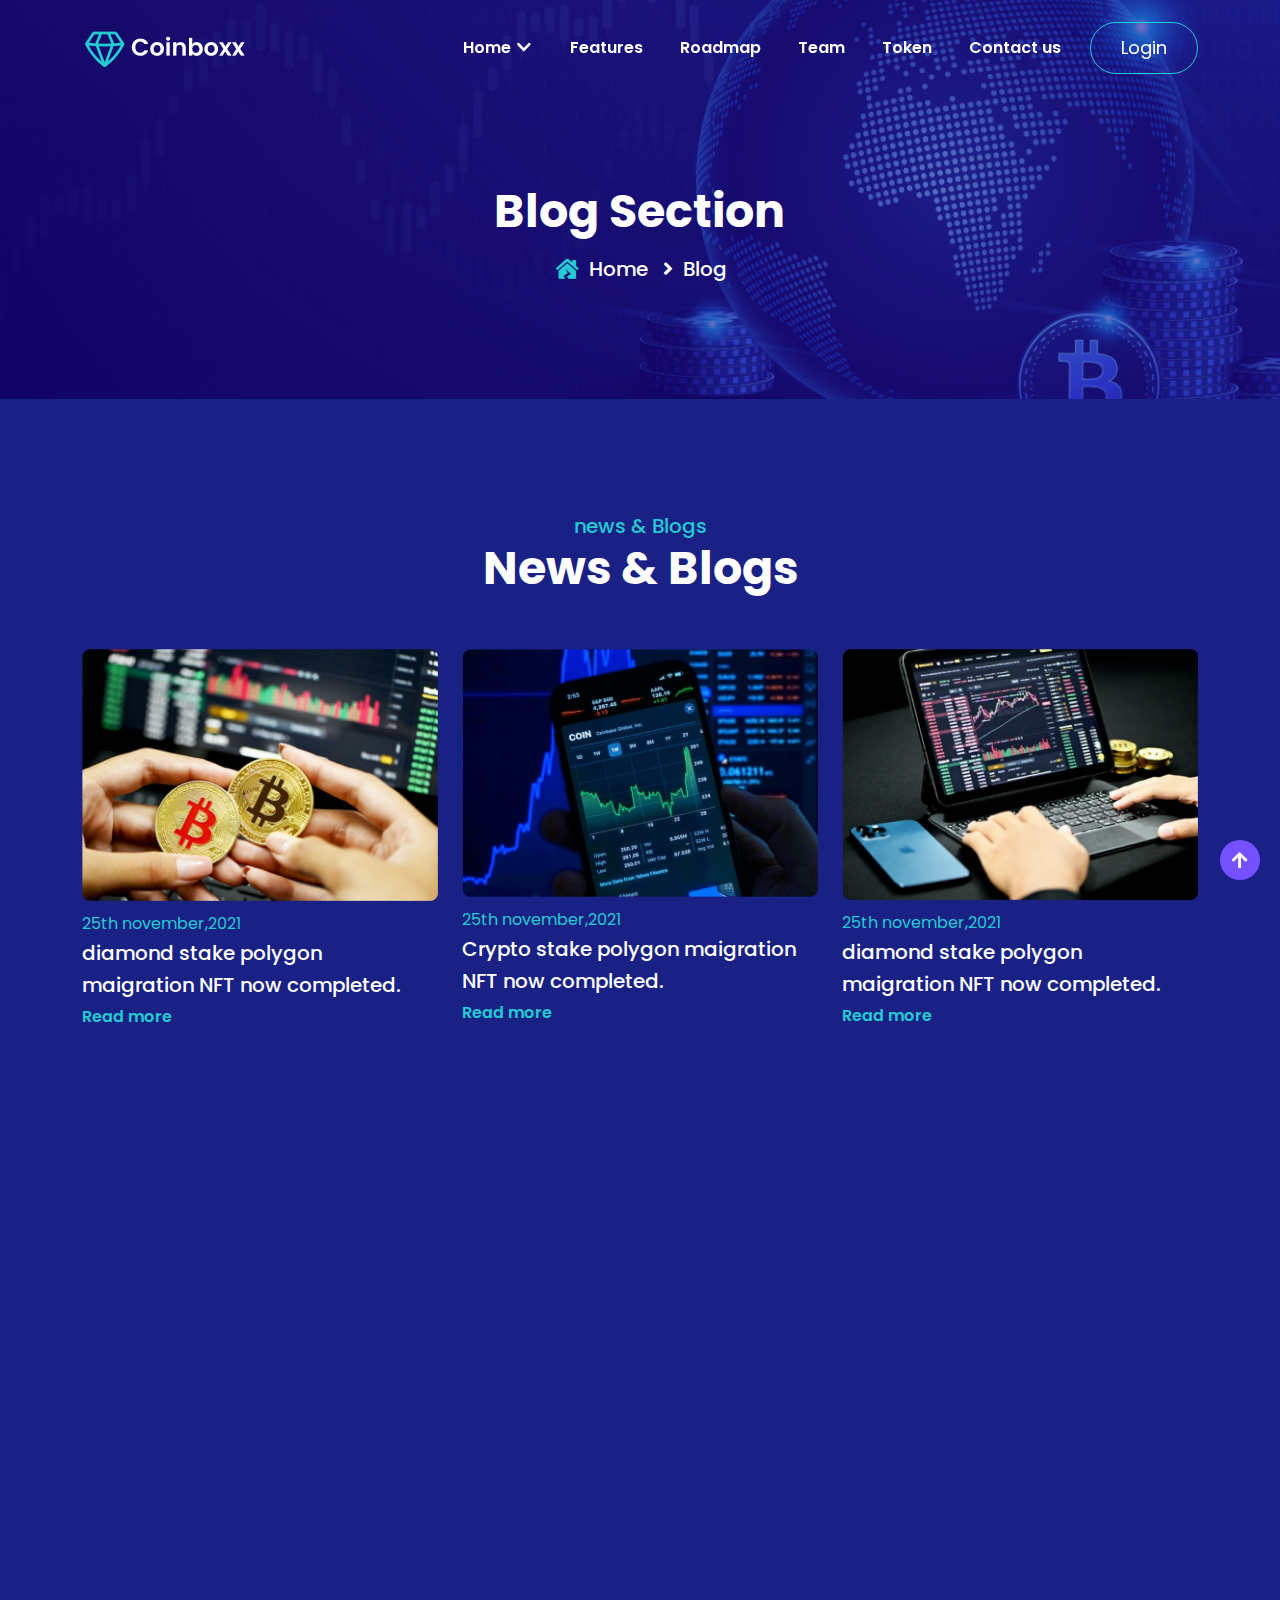
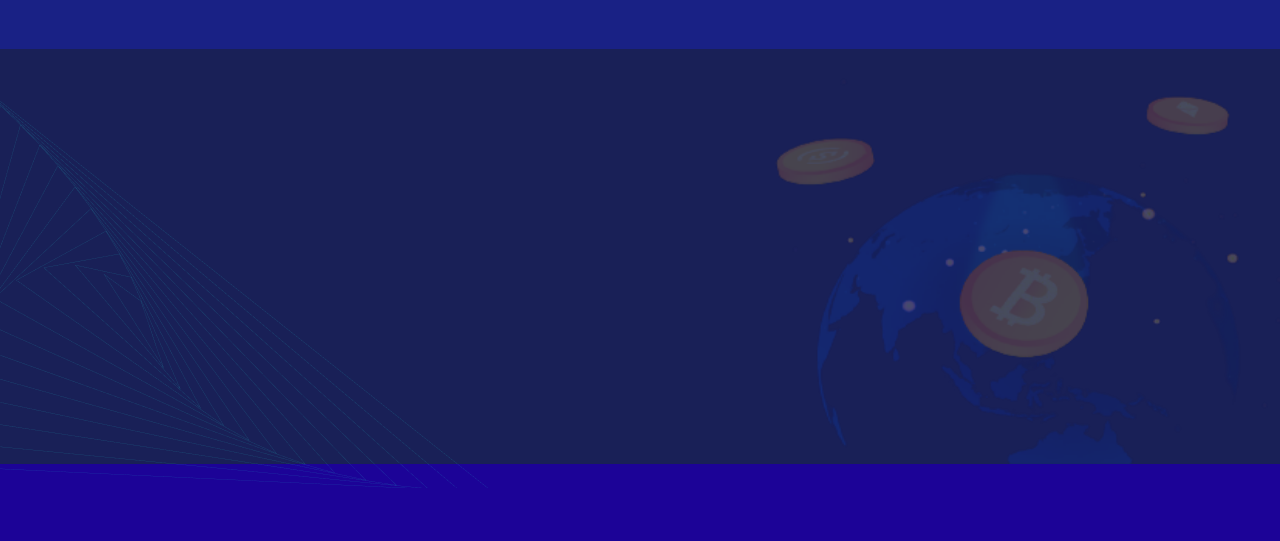
<file: blog.html>
<!doctype html>
<html class="no-js" lang="en">

<head>
  <meta charset="utf-8">
  <meta http-equiv="x-ua-compatible" content="ie=edge">
  <title>Cryptocurrency Html Templates</title>
  <meta name="description" content="">
  <meta name="viewport" content="width=device-width, initial-scale=1">
  <link rel="shortcut icon" type="image/png" href="img/logo-img/favicon-icon.png">
  <!--=== wow Css ===-->
  <link rel="stylesheet" href="./assest/css/plugin/animate.css">
  <!--=== Bootstrap ===-->
  <link rel="stylesheet" href="./assest/css/bootstrap.min.css">
  <!--=== Fontawesome icon ===-->
  <link rel="stylesheet" href="https://pro.fontawesome.com/releases/v5.10.0/css/all.css">
  <!--=== Owl carousel ===-->
  <link rel="stylesheet" href="./assest/css/plugin/owl.carousel.min.css">
  <!--=== Magnific PopUp ===-->
  <link rel="stylesheet" href="./assest/css/plugin/magnific-Popup.css">
  <!--=== Main Css ===-->
  <link rel="stylesheet" href="./assest/css/style.css">
  <!--=== Responsive Css ===-->
  <link rel="stylesheet" href="./assest/css/responsive.css"> 
</head>

<body>

  
  <div class="preloder">
  <img src="./assest/img/preloder img/i-play-with-code.gif" alt="">
 </div>

  <!-- menu section start -->
  <section class="main-menu">
    <nav class="navbar navbar-expand-lg ">
      <div class="container">
        <div class="navbar-brand logo">
          <a href="#0">
            <img src="./assest/img/logo-img/Logo.png" alt="">
          </a>
        </div>
        <button class="navbar-toggler" type="button" data-bs-toggle="collapse" data-bs-target="#navbarSupportedContent"
          aria-controls="navbarSupportedContent" aria-expanded="false" aria-label="Toggle navigation">
          <p class="navbar-toggler-icon"></span>
        </button>
        <div class="collapse navbar-collapse" id="navbarSupportedContent">
          <ul class="navbar-nav ">
            <li class="nav-item">
              <a class="nav-link" href="./index.html">Home <i class="fas fa-chevron-down"></i></a>
                <ul class="main-child-links text-start">
                    <li class="main-child-item">
                      <a href="./index.html" class="main-child-item-link">Home Page 01</a>
                    </li>
                    <li class="main-child-item">
                      <a href="./index-2.html" class="main-child-item-link">Home Page 02</a>
                    </li>
                </ul>
            </li>
            <li class="nav-item">
              <a class="nav-link" href="./feature.html">Features</a>
            </li>
            <li class="nav-item">
              <a class="nav-link" href="./readmap.html">Roadmap</a>
            </li>
            <li class="nav-item">
              <a class="nav-link" href="./team.html">Team</a>
            </li>
            <li class="nav-item">
              <a class="nav-link" href="./token-page.html">Token</a>
            </li>
            <li class="nav-item">
              <a class="nav-link" href="./contact.html">Contact us</a>
            </li>
          </ul>
          <form class="d-flex">
            <button class="btn">Login</button>
          </form>
        </div>
      </div>
    </nav>
  </section>
  <!-- menu section end -->

<!-- inner hero section start -->
<section class="blog-hero-section inner-hero-section">
  <div class="container">

    <!-- hero area start -->
    <div class="row justify-content-center  align-items-center">
      <div class="col-md-6 text-center wow fadeInUp">
        <!-- hero content start -->
          <div class="content inner-blog-content">
            <h2 class="text-upper">Blog Section</h2>
            <a href="./index.html">
              <h5 class="inner-blog-top"><i class="fas fa-house-damage home"></i>Home <i class="fas fa-angle-right"></i>Blog</h5>
            </a>
          </div>
        <!-- hero content end -->
      </div>
    </div>
  </div>
</section>
<!--inner hero section end -->

<!-- inner-blog-section start -->
<section class="Blogs-section inner-blog-section">
  <div class="container">
    <!-- Blogs top area start -->
    <div class="row justify-content-center">
      <div class="col-md-6 text-center wow fadeInUp">
        <div class="content Roadmap-content pb-30">
          <h5>news & Blogs</h5>
          <h2>News & Blogs</h2>
        </div>
      </div>
    </div>
    <div class="row justify-content-center">
      <div class="col-lg-4 col-md-6 mt-4 wow fadeInUp">
        <div class="blog-list">
          <div class="blog-img">
            <img src="./assest/img/blog-img-1.png" alt="">
          </div>
          <div class="content inner-blog-content white-color">
            <p class="blog-text">25th november,2021</p>
            <h5>diamond stake polygon maigration NFT now completed.</h5>
            <a class="blog-inner-btn" href="#0">Read more <i class="fas fa-arrow-right"></i></a>
          </div>
        </div>
      </div>
      <div class="col-lg-4 col-md-6 mt-4 wow fadeInUp">
        <div class="blog-list">
          <div class="blog-img">
            <img src="./assest/img/blog-img-2.png" alt="">
          </div>
          <div class="content inner-blog-content white-color">
            <p class="blog-text">25th november,2021</p>
            <h5>Crypto stake polygon maigration NFT now completed.</h5>
            <a class="blog-inner-btn" href="#0">Read more <i class="fas fa-arrow-right"></i></a>
          </div>
        </div>
      </div>
      <div class="col-lg-4 col-md-6 mt-4 wow fadeInUp">
        <div class="blog-list">
          <div class="blog-img">
            <img src="./assest/img/blog-img-3.png" alt="">
          </div>
          <div class="content inner-blog-content white-color">
            <p class="blog-text">25th november,2021</p>
            <h5>diamond stake polygon maigration NFT now completed.</h5>
            <a class="blog-inner-btn" href="#0">Read more <i class="fas fa-arrow-right"></i></a>
          </div>
        </div>
      </div>
      <div class="col-lg-4 col-md-6 mt-4 wow fadeInUp">
        <div class="blog-list">
          <div class="blog-img">
            <img src="./assest/img/blog-img-4.png" alt="">
          </div>
          <div class="content inner-blog-content white-color">
            <p class="blog-text">25th november,2021</p>
            <h5>Cryptocash is a clean, modern and itry-specific HTML template</h5>
            <a class="blog-inner-btn" href="#0">Read more <i class="fas fa-arrow-right"></i></a>
          </div>
        </div>
      </div> 
      <div class="col-lg-4 col-md-6 mt-4 wow fadeInUp">
        <div class="blog-list">
          <div class="blog-img">
            <img src="./assest/img/blog-img-5.png" alt="">
          </div>
          <div class="content inner-blog-content white-color">
            <p class="blog-text">25th november,2021</p>
            <h5>Crypto stake polygon maigration NFT now completed.</h5>
            <a class="blog-inner-btn" href="#0">Read more <i class="fas fa-arrow-right"></i></a>
          </div>
        </div>
      </div>
      <div class="col-lg-4 col-md-6 mt-4 wow fadeInUp">
        <div class="blog-list">
          <div class="blog-img">
            <img src="./assest/img/blog-img-6.png" alt="">
          </div>
          <div class="content inner-blog-content white-color">
            <p class="blog-text">25th november,2021</p>
            <h5>Cryptocash is a clean, modern and itry-specific HTML template</h5>
            <a class="blog-inner-btn" href="#0">Read more <i class="fas fa-arrow-right"></i></a>
          </div>
        </div>
      </div>
    </div>
    <div class="row justify-content-center">
      <div class="col-md-3">
        <nav class=" mt-4 wow fadeInUp" aria-label="Page navigation">
          <ul class="pagination justify-content-center">
            <li class="page-item active"><a class="page-link" href="#0">1</a></li>
            <li class="page-item"><a class="page-link" href="#0">2</a></li>
            <li class="page-item"><a class="page-link" href="#0">3</a></li>
            <li class="page-item">
              <a class="page-link" href="#0"><i class="fas fa-angle-right"></i></a>
            </li>
          </ul>
        </nav>
      </div>
    </div>
  </div>
</section>
<!-- inner-blog-section  end -->

  <!-- footer-section start -->
  <section class="footer-section">
    <div class="footer-img-1">
      <img src="./assest/img/logo-img/Group 462.png" alt="">
      <img class="footer-right-img" src="./assest/img/footer-right.png" alt="">
    </div>
    <div class="container">
      <!-- Blogs top area start -->
      <div class="row justify-content-center">
        <div class="col-md-3 col-sm-6 mt-4 wow fadeInUp">
          <div class="footer-left">
            <div class="logo">
              <a href="#0">
                <img src="./assest/img/logo-img/Logo.png" alt="">
              </a>
            </div>
            <div class="footer-content pt-10">
              <p>There are many variations of passages of available</p>
              <ul class="social-link pt-30">
                <li class="link-list">
                  <a href=""><i class="fab fa-twitter"></i></a>
                </li>
                <li class="link-list">
                  <a href=""><i class="fab fa-linkedin-in"></i></a>
                </li>
                <li class="link-list">
                  <a href=""><i class="fab fa-facebook-f"></i></a>
                </li>
                <li class="link-list">
                  <a href=""><i class="fab fa-pinterest-p"></i></a>
                </li>
              </ul>
            </div>
          </div>
        </div>
        <div class="col-md-8 col-sm-12 wow fadeInUp">
          <div class="row justify-content-between">
            <div class="col-md-4 col-6 mt-4 wow fadeInUp">
              <div class="footer-area content">
                <h4 class="fw-600">About</h4>
                <ul class="footer-link">
                  <li class="footer-text">
                    <a href="">Quick Link</a>
                  </li>
                  <li class="footer-text">
                    <a href="">Team</a>
                  </li>
                  <li class="footer-text">
                    <a href="">Our Blog</a>
                  </li>
                  <li class="footer-text">
                    <a href="">Contact</a>
                  </li>
                </ul>
              </div>
            </div>
            <div class="col-md-4 col-6 mt-4 wow fadeInUp">
              <div class="footer-area content">
                <h4 class="fw-600">Company</h4>
                <ul class="footer-link">
                  <li class="footer-text">
                    <a href="">Submit</a>
                  </li>
                  <li class="footer-text">
                    <a href="">Agency</a>
                  </li>
                  <li class="footer-text">
                    <a href="">Advertise</a>
                  </li>
                  <li class="footer-text">
                    <a href="">Login</a>
                  </li>
                </ul>
              </div>
            </div>
            <div class="col-md-4 col-6 mt-4 wow fadeInUp">
              <div class="footer-area content">
                <h4 class="fw-600">Support</h4>
                <ul class="footer-link">
                  <li class="footer-text">
                    <a href="">Tools</a>
                  </li>
                  <li class="footer-text">
                    <a href="">Help center</a>
                  </li>
                  <li class="footer-text">
                    <a href="">Feedback</a>
                  </li>
                  <li class="footer-text">
                    <a href="">Privacy</a>
                  </li>
                </ul>
              </div>
            </div>
          </div>
        </div>
      </div>
    </div>
  </section>
  <!-- footer-section  end -->

  <!-- footer-bottom-section start -->
  <section class="footer-bottom-section">
    <div class="container">
      <!-- Blogs top area start -->
      <div class="row">
        <div class="col-md-12 wow fadeInUp">
          <div class="footer-bottom">
            <div class="left mt-2">
                <p>&copy;Copyright Megha <a class="color" href="./index.html">2022</a> All rights reserved</p>
            </div>
            <div class="right mt-2">
                <a class="color-white" href="./index.html">Terms & Conditions</a>
            </div>
          </div>
        </div>
      </div>
    </div>
  </section>
  <!-- footer-bottom-section  end -->
 
  <!--====== Scroll To Top Start ======-->
  <div class="scrollUp" title="Scroll To Top">
    <i class="fas fa-arrow-up"></i>
  </div>
  <!--====== Scroll To Top End ======-->

  <!--==================================================================-->
  <script src="./assest/js/jquery-3.6.0.min.js"></script>
  <!--=== All Plugin ===-->
  <!-- counter plugin -->
  <script src="./assest/js/bootstrap.min.js"></script>
  <!-- owl carousel js -->
  <script src="./assest/js/plugin/owl-Carousel-v2.2.1.js"></script> 
  <!-- magnific popup js -->
  <script src="./assest/js/plugin/magnific-Popup-v1.1.0.js"></script>
  <!-- counter up js -->
    <script src="./assest/js/plugin/Waypoints - 4.0.0.js"></script>
  <script src="./assest/js/plugin/counter.min.js"></script>
  <!-- contdown js -->
  <script src="./assest/js/contdown.min.js"></script>
  <!-- wow js -->
  <script src="./assest/js/plugin/wow.min.js"></script>

  <!--=== All Active ===-->
  <script src="./assest/js/main.js"></script>


</body>

</html>
</file>
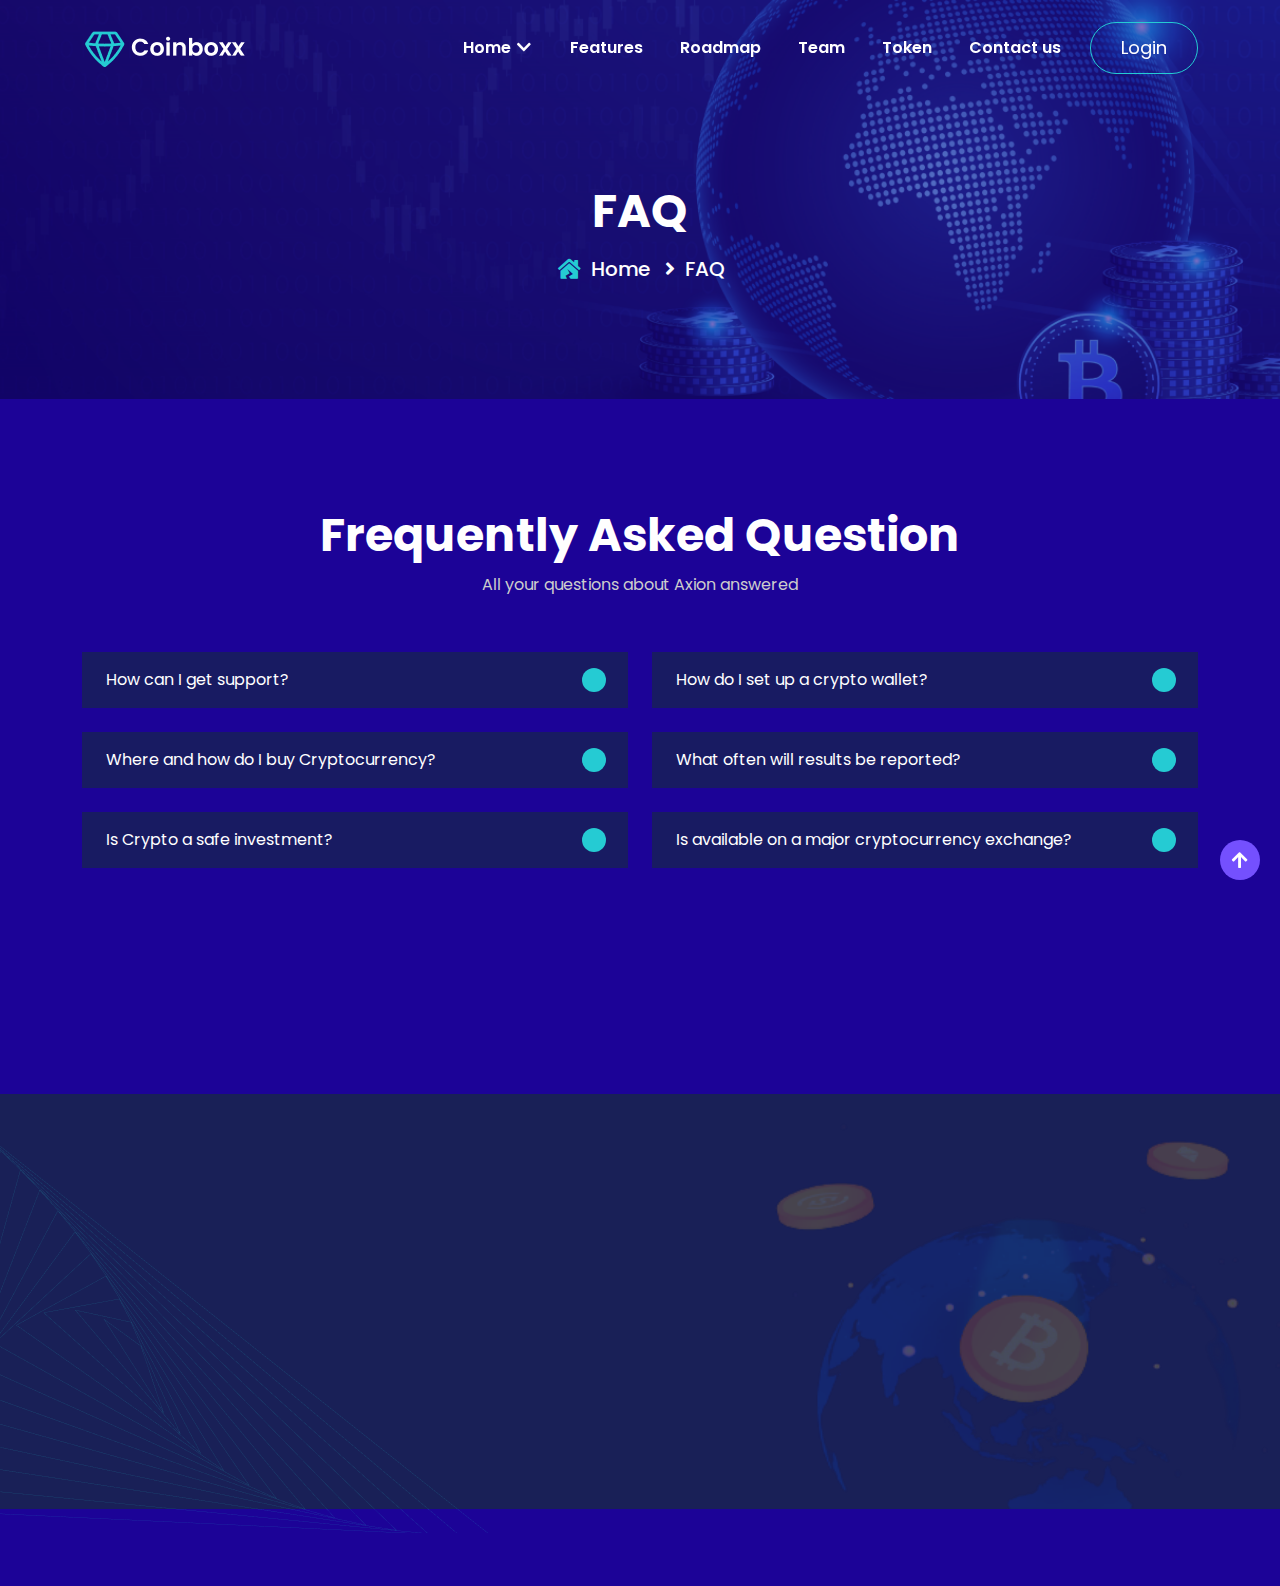
<file: faq.html>
<!doctype html>
<html class="no-js" lang="en">

<head>
  <meta charset="utf-8">
  <meta http-equiv="x-ua-compatible" content="ie=edge">
  <title>Cryptocurrency Html Templates</title>
  <meta name="description" content="">
  <meta name="viewport" content="width=device-width, initial-scale=1">
  <link rel="shortcut icon" type="image/png" href="img/logo-img/favicon-icon.png">
  <!--=== wow Css ===-->
  <link rel="stylesheet" href="./assest/css/plugin/animate.css">
  <!--=== Bootstrap ===-->
  <link rel="stylesheet" href="./assest/css/bootstrap.min.css">
  <!--=== Fontawesome icon ===-->
  <link rel="stylesheet" href="https://pro.fontawesome.com/releases/v5.10.0/css/all.css">
  <!--=== Owl carousel ===-->
  <link rel="stylesheet" href="./assest/css/plugin/owl.carousel.min.css">
  <!--=== Magnific PopUp ===-->
  <link rel="stylesheet" href="./assest/css/plugin/magnific-Popup.css">
  <!--=== Main Css ===-->
  <link rel="stylesheet" href="./assest/css/style.css">
  <!--=== Responsive Css ===-->
  <link rel="stylesheet" href="./assest/css/responsive.css"> 
</head>

<body>

  
  <div class="preloder">
  <img src="./assest/img/preloder img/i-play-with-code.gif" alt="">
 </div>

  <!-- menu section start -->
  <section class="main-menu">
    <nav class="navbar navbar-expand-lg ">
      <div class="container">
        <div class="navbar-brand logo">
          <a href="#0">
            <img src="./assest/img/logo-img/Logo.png" alt="">
          </a>
        </div>
        <button class="navbar-toggler" type="button" data-bs-toggle="collapse" data-bs-target="#navbarSupportedContent"
          aria-controls="navbarSupportedContent" aria-expanded="false" aria-label="Toggle navigation">
          <p class="navbar-toggler-icon"></span>
        </button>
        <div class="collapse navbar-collapse" id="navbarSupportedContent">
          <ul class="navbar-nav ">
            <li class="nav-item">
              <a class="nav-link" href="./index.html">Home <i class="fas fa-chevron-down"></i></a>
                <ul class="main-child-links text-start">
                    <li class="main-child-item">
                      <a href="./index.html" class="main-child-item-link">Home Page 01</a>
                    </li>
                    <li class="main-child-item">
                      <a href="./index-2.html" class="main-child-item-link">Home Page 02</a>
                    </li>
                </ul>
            </li>
            <li class="nav-item">
              <a class="nav-link" href="./feature.html">Features</a>
            </li>
            <li class="nav-item">
              <a class="nav-link" href="./readmap.html">Roadmap</a>
            </li>
            <li class="nav-item">
              <a class="nav-link" href="./team.html">Team</a>
            </li>
            <li class="nav-item">
              <a class="nav-link" href="./token-page.html">Token</a>
            </li>
            <li class="nav-item">
              <a class="nav-link" href="./contact.html">Contact us</a>
            </li>
          </ul>
          <form class="d-flex">
            <button class="btn">Login</button>
          </form>
        </div>
      </div>
    </nav>
  </section>
  <!-- menu section end -->

<!-- inner-hero-section start -->
<section class="blog-hero-section inner-hero-section">
  <div class="container">

    <!-- hero area start -->
    <div class="row justify-content-center  align-items-center">
      <div class="col-md-6 text-center wow fadeInUp">
        <!-- hero content start -->
        <div class="content inner-blog-content">
          <h2 class="text-upper">FAQ</h2>
            <a href="./index.html">
              <h5 class="inner-blog-top"><i class="fas fa-house-damage home"></i>Home <i class="fas fa-angle-right"></i>FAQ</h5>
            </a>
          </div>
        <!-- hero content end -->
      </div>
    </div>
  </div>
</section>
<!-- inner-hero-section end -->

<!-- feature section start -->
<section class="faq-section inner-faq-section">
  <div class="container">
    <!-- feature area start -->
    <div class="row justify-content-center  align-items-center">
      <div class="col-md-8 text-center wow fadeInUp">
        <!-- feature content start -->
          <div class="content pb-30">
            <h2>Frequently Asked Question</h2>
            <p>All your questions about Axion answered </p>
          </div>
        <!-- feature content end -->
      </div>
    </div>
    <!-- feature content start -->
    <div class="row justify-content-center align-items-center">
      <div class="col-md-12 text-center wow fadeInUp">
          <div class="faq-inner pb-30">
            <div class="row justify-content-center align-items-center">
              <div class="col-lg-6 col-md-8 wow fadeInUp">
                <div class="faq-single-list">
                    <div class="accordion accordion-flush" id="accordionFlushExample">
                        <div class="accordion-item mt-4">
                          <h2 class="accordion-header" id="flush-headingOne">
                            <button class="accordion-button collapsed" type="button" data-bs-toggle="collapse" data-bs-target="#flush-collapseOne"  aria-controls="flush-collapseOne">
                              How can I get support?
                            </button>
                          </h2>
                          <div id="flush-collapseOne" class="accordion-collapse collapse" aria-labelledby="flush-headingOne" data-bs-parent="#accordionFlushExample">
                            <div class="accordion-body">Placeholder content for this accordion, which is intended to demonstrate the accordion-flush  class. This is the first item's accordion body.</div>
                          </div>
                        </div>
                        <div class="accordion-item mt-4">
                          <h2 class="accordion-header" id="flush-headingTwo">
                            <button class="accordion-button collapsed" type="button" data-bs-toggle="collapse" data-bs-target="#flush-collapseTwo"  aria-controls="flush-collapseTwo">
                              Where and how do I buy Cryptocurrency?
                            </button>
                          </h2>
                          <div id="flush-collapseTwo" class="accordion-collapse collapse" aria-labelledby="flush-headingTwo" data-bs-parent="#accordionFlushExample">
                            <div class="accordion-body">Placeholder content for this accordion, which is intended to demonstrate the .accordion-flush class. This is the second item's accordion body. Let's imagine this being filled with some actual content.</div>
                          </div>
                        </div>
                        <div class="accordion-item mt-4">
                          <h2 class="accordion-header" id="flush-headingThree">
                            <button class="accordion-button collapsed" type="button" data-bs-toggle="collapse" data-bs-target="#flush-collapseThree"  aria-controls="flush-collapseThree">
                              Is Crypto a safe investment?
                            </button>
                          </h2>
                          <div id="flush-collapseThree" class="accordion-collapse collapse" aria-labelledby="flush-headingThree" data-bs-parent="#accordionFlushExample">
                            <div class="accordion-body">Placeholder content for this accordion, which is intended to demonstrate the .accordion-flush class. This is the third item's accordion body. Nothing more exciting happening here in terms of content, but just filling up the space to make it look, at least at first glance, a bit more representative of how this would look in a real-world application.</div>
                          </div>
                        </div>
                      </div>
                </div>
              </div>
              <div class="col-lg-6 col-md-8 wow fadeInUp">
                <div class="faq-single-list">
                    <div class="accordion accordion-flush" id="accordionFlushExample">
                        <div class="accordion-item mt-4">
                          <h2 class="accordion-header" id="flush-headingfour">
                            <button class="accordion-button collapsed" type="button" data-bs-toggle="collapse" data-bs-target="#flush-collapsefour" aria-expanded="false" aria-controls="flush-collapsefour">
                              How do I set up a crypto wallet?
                            </button>
                          </h2>
                          <div id="flush-collapsefour" class="accordion-collapse collapse" aria-labelledby="flush-headingfour" data-bs-parent="#accordionFlushExample">
                            <div class="accordion-body">Placeholder content for this accordion, which is intended to demonstrate the .accordion-flush  class. This is the first item's accordion body.</div>
                          </div>
                        </div>
                        <div class="accordion-item mt-4">
                          <h2 class="accordion-header" id="flush-headingfive">
                            <button class="accordion-button collapsed" type="button" data-bs-toggle="collapse" data-bs-target="#flush-collapsefive" aria-expanded="false" aria-controls="flush-collapsefive">
                              What often will results be reported?
                            </button>
                          </h2>
                          <div id="flush-collapsefive" class="accordion-collapse collapse" aria-labelledby="flush-headingfive" data-bs-parent="#accordionFlushExample">
                            <div class="accordion-body">Placeholder content for this accordion, which is intended to demonstrate the .accordion-flush class. This is the second item's accordion body. Let's imagine this being filled with some actual content.</div>
                          </div>
                        </div>
                        <div class="accordion-item mt-4">
                          <h2 class="accordion-header" id="flush-headingsix">
                            <button class="accordion-button collapsed" type="button" data-bs-toggle="collapse" data-bs-target="#flush-collapsesix" aria-expanded="false" aria-controls="flush-collapsesix">
                              Is available on a major cryptocurrency exchange?
                            </button>
                          </h2>
                          <div id="flush-collapsesix" class="accordion-collapse collapse" aria-labelledby="flush-headingsix" data-bs-parent="#accordionFlushExample">
                            <div class="accordion-body">Placeholder content for this accordion, which is intended to demonstrate the .accordion-flush class. This is the third item's accordion body. Nothing more exciting happening here in terms of content, but just filling up the space to make it look, at least at first glance, a bit more representative of how this would look in a real-world application.</div>
                          </div>
                        </div>
                      </div>
                </div>
              </div>
            </div>
            </div>
            <div class="btn-area mt-4 wow fadeInUp">
                <a class="btn btn-1 b-10" href="#0">See more</a> 
            </div>
      </div>
    </div>
    <!-- feature content end -->
  </div>
</section>
  <!-- feature section end -->

  <!-- footer-section start -->
  <section class="footer-section">
    <div class="footer-img-1">
      <img src="./assest/img/logo-img/Group 462.png" alt="">
      <img class="footer-right-img" src="./assest/img/footer-right.png" alt="">
    </div>
    <div class="container">
      <!-- Blogs top area start -->
      <div class="row justify-content-center">
        <div class="col-md-3 col-sm-6 mt-4 wow fadeInUp">
          <div class="footer-left">
            <div class="logo">
              <a href="#0">
                <img src="./assest/img/logo-img/Logo.png" alt="">
              </a>
            </div>
            <div class="footer-content pt-10">
              <p>There are many variations of passages of available</p>
              <ul class="social-link pt-30">
                <li class="link-list">
                  <a href=""><i class="fab fa-twitter"></i></a>
                </li>
                <li class="link-list">
                  <a href=""><i class="fab fa-linkedin-in"></i></a>
                </li>
                <li class="link-list">
                  <a href=""><i class="fab fa-facebook-f"></i></a>
                </li>
                <li class="link-list">
                  <a href=""><i class="fab fa-pinterest-p"></i></a>
                </li>
              </ul>
            </div>
          </div>
        </div>
        <div class="col-md-8 col-sm-12 wow fadeInUp">
          <div class="row justify-content-between">
            <div class="col-md-4 col-6 mt-4 wow fadeInUp">
              <div class="footer-area content">
                <h4 class="fw-600">About</h4>
                <ul class="footer-link">
                  <li class="footer-text">
                    <a href="">Quick Link</a>
                  </li>
                  <li class="footer-text">
                    <a href="">Team</a>
                  </li>
                  <li class="footer-text">
                    <a href="">Our Blog</a>
                  </li>
                  <li class="footer-text">
                    <a href="">Contact</a>
                  </li>
                </ul>
              </div>
            </div>
            <div class="col-md-4 col-6 mt-4 wow fadeInUp">
              <div class="footer-area content">
                <h4 class="fw-600">Company</h4>
                <ul class="footer-link">
                  <li class="footer-text">
                    <a href="">Submit</a>
                  </li>
                  <li class="footer-text">
                    <a href="">Agency</a>
                  </li>
                  <li class="footer-text">
                    <a href="">Advertise</a>
                  </li>
                  <li class="footer-text">
                    <a href="">Login</a>
                  </li>
                </ul>
              </div>
            </div>
            <div class="col-md-4 col-6 mt-4 wow fadeInUp">
              <div class="footer-area content">
                <h4 class="fw-600">Support</h4>
                <ul class="footer-link">
                  <li class="footer-text">
                    <a href="">Tools</a>
                  </li>
                  <li class="footer-text">
                    <a href="">Help center</a>
                  </li>
                  <li class="footer-text">
                    <a href="">Feedback</a>
                  </li>
                  <li class="footer-text">
                    <a href="">Privacy</a>
                  </li>
                </ul>
              </div>
            </div>
          </div>
        </div>
      </div>
    </div>
  </section>
  <!-- footer-section  end -->

  <!-- footer-bottom-section start -->
  <section class="footer-bottom-section">
    <div class="container">
      <!-- Blogs top area start -->
      <div class="row">
        <div class="col-md-12 wow fadeInUp">
          <div class="footer-bottom">
            <div class="left mt-2">
                <p>&copy;Copyright Megha <a class="color" href="./index.html">2022</a> All rights reserved</p>
            </div>
            <div class="right mt-2">
                <a class="color-white" href="./index.html">Terms & Conditions</a>
            </div>
          </div>
        </div>
      </div>
    </div>
  </section>
  <!-- footer-bottom-section  end -->
 
  <!--====== Scroll To Top Start ======-->
  <div class="scrollUp" title="Scroll To Top">
    <i class="fas fa-arrow-up"></i>
  </div>
  <!--====== Scroll To Top End ======-->

  <!--==================================================================-->
  <script src="./assest/js/jquery-3.6.0.min.js"></script>
  <!--=== All Plugin ===-->
  <!-- counter plugin -->
  <script src="./assest/js/bootstrap.min.js"></script>
  <!-- owl carousel js -->
  <script src="./assest/js/plugin/owl-Carousel-v2.2.1.js"></script> 
  <!-- magnific popup js -->
  <script src="./assest/js/plugin/magnific-Popup-v1.1.0.js"></script>
  <!-- counter up js -->
    <script src="./assest/js/plugin/Waypoints - 4.0.0.js"></script>
  <script src="./assest/js/plugin/counter.min.js"></script>
  <!-- contdown js -->
  <script src="./assest/js/contdown.min.js"></script>
  <!-- wow js -->
  <script src="./assest/js/plugin/wow.min.js"></script>

  <!--=== All Active ===-->
  <script src="./assest/js/main.js"></script>


</body>

</html>
</file>
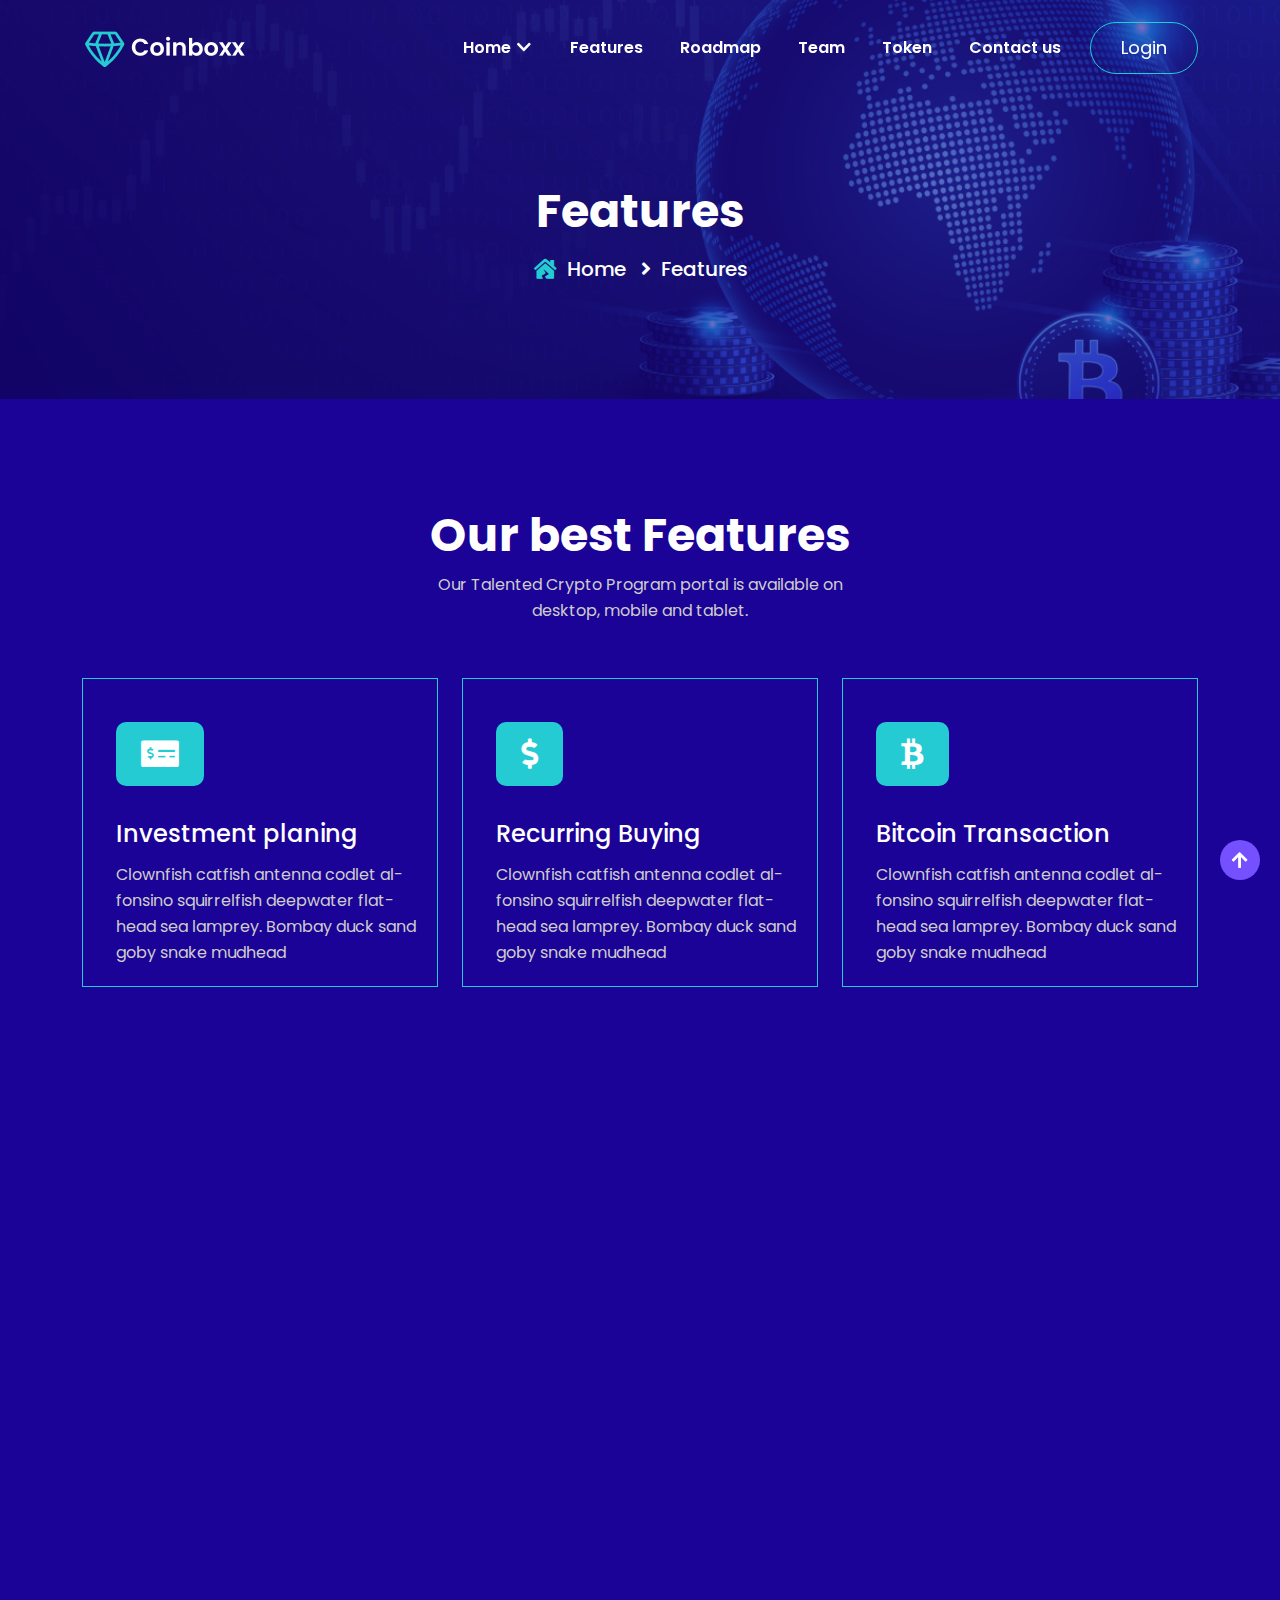
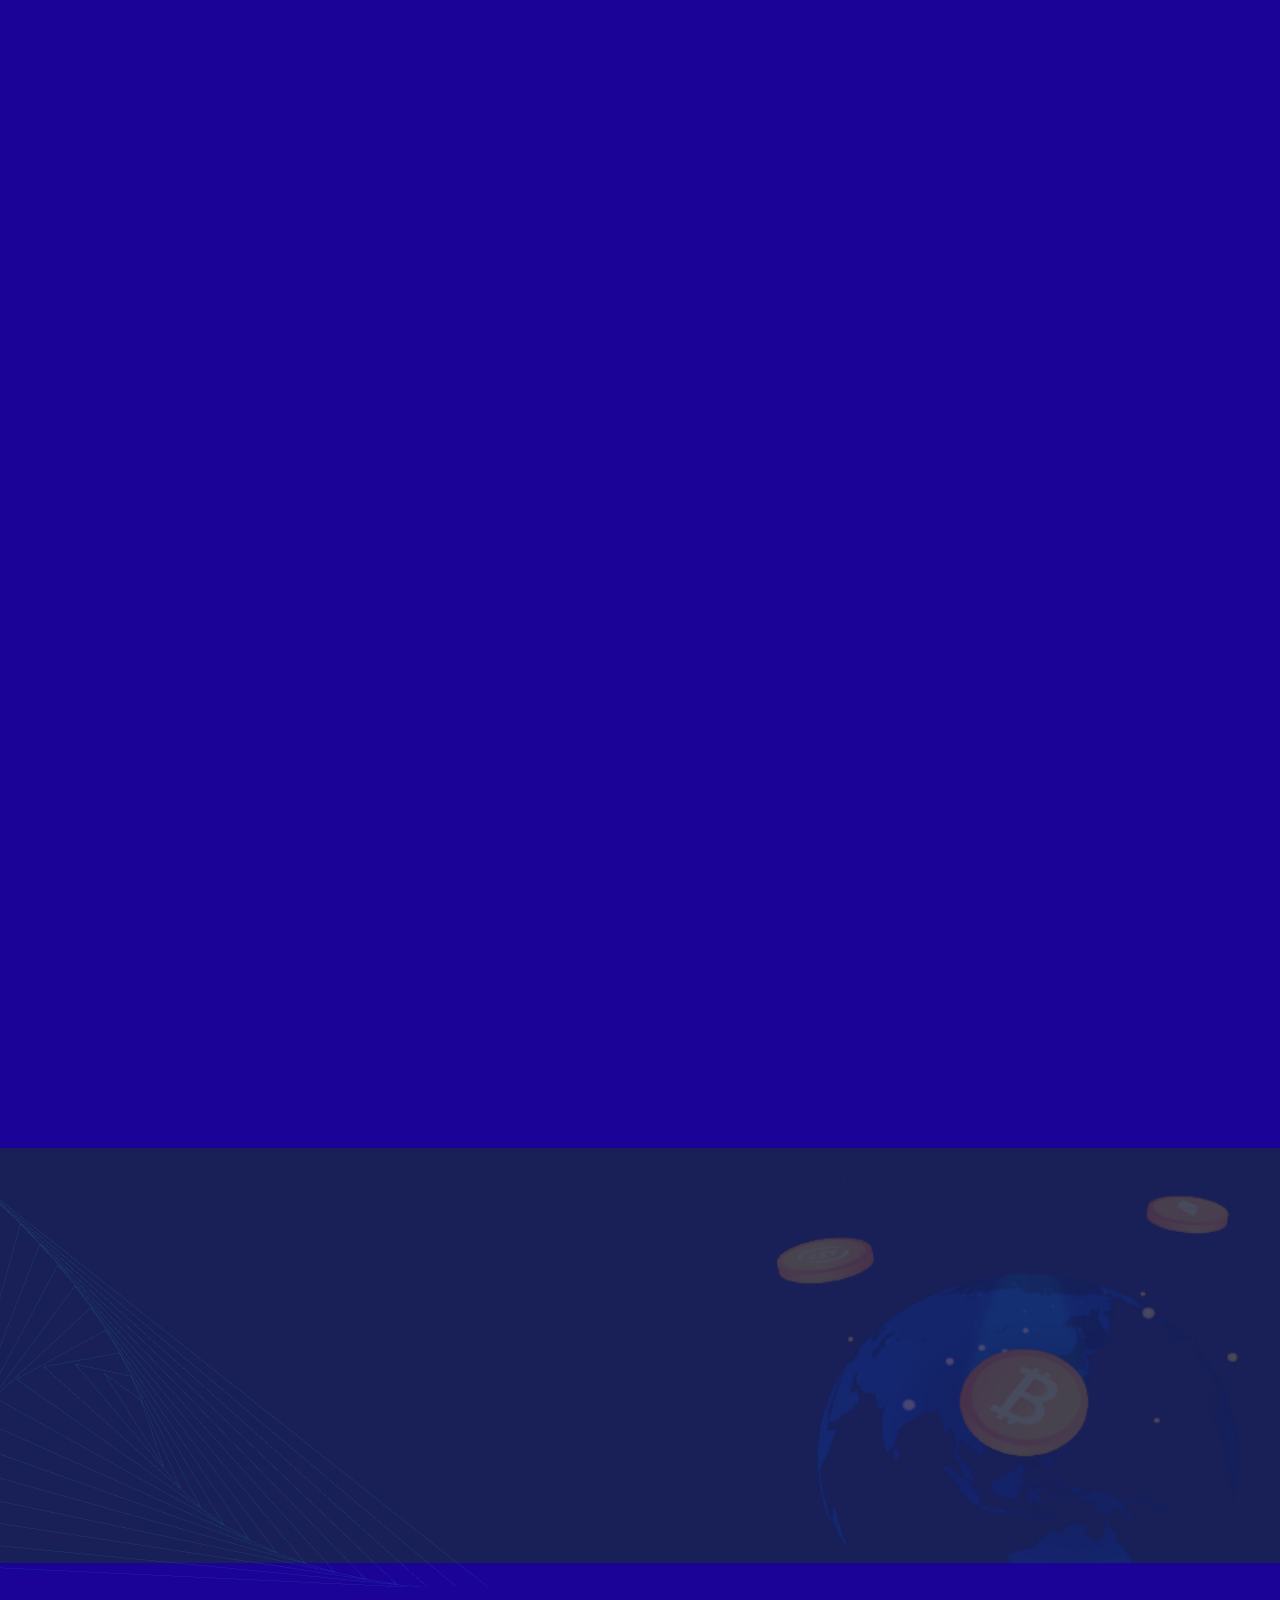
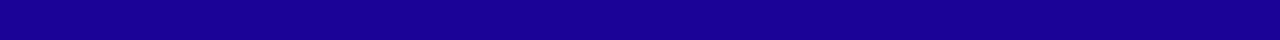
<file: feature.html>
<!doctype html>
<html class="no-js" lang="en">

<head>
  <meta charset="utf-8">
  <meta http-equiv="x-ua-compatible" content="ie=edge">
  <title>Cryptocurrency Html Templates</title>
  <meta name="description" content="">
  <meta name="viewport" content="width=device-width, initial-scale=1">
  <link rel="shortcut icon" type="image/png" href="img/logo-img/favicon-icon.png">
  <!--=== wow Css ===-->
  <link rel="stylesheet" href="./assest/css/plugin/animate.css">
  <!--=== Bootstrap ===-->
  <link rel="stylesheet" href="./assest/css/bootstrap.min.css">
  <!--=== Fontawesome icon ===-->
  <link rel="stylesheet" href="https://pro.fontawesome.com/releases/v5.10.0/css/all.css">
  <!--=== Owl carousel ===-->
  <link rel="stylesheet" href="./assest/css/plugin/owl.carousel.min.css">
  <!--=== Magnific PopUp ===-->
  <link rel="stylesheet" href="./assest/css/plugin/magnific-Popup.css">
  <!--=== Main Css ===-->
  <link rel="stylesheet" href="./assest/css/style.css">
  <!--=== Responsive Css ===-->
  <link rel="stylesheet" href="./assest/css/responsive.css"> 
</head>

<body>

  
  <div class="preloder">
  <img src="./assest/img/preloder img/i-play-with-code.gif" alt="">
 </div>

  <!-- menu section start -->
  <section class="main-menu">
    <nav class="navbar navbar-expand-lg ">
      <div class="container">
        <div class="navbar-brand logo">
          <a href="#0">
            <img src="./assest/img/logo-img/Logo.png" alt="">
          </a>
        </div>
        <button class="navbar-toggler" type="button" data-bs-toggle="collapse" data-bs-target="#navbarSupportedContent"
          aria-controls="navbarSupportedContent" aria-expanded="false" aria-label="Toggle navigation">
          <p class="navbar-toggler-icon"></span>
        </button>
        <div class="collapse navbar-collapse" id="navbarSupportedContent">
          <ul class="navbar-nav ">
            <li class="nav-item">
              <a class="nav-link" href="./index.html">Home <i class="fas fa-chevron-down"></i></a>
                <ul class="main-child-links text-start">
                    <li class="main-child-item">
                      <a href="./index.html" class="main-child-item-link">Home Page 01</a>
                    </li>
                    <li class="main-child-item">
                      <a href="./index-2.html" class="main-child-item-link">Home Page 02</a>
                    </li>
                </ul>
            </li>
            <li class="nav-item">
              <a class="nav-link" href="./feature.html">Features</a>
            </li>
            <li class="nav-item">
              <a class="nav-link" href="./readmap.html">Roadmap</a>
            </li>
            <li class="nav-item">
              <a class="nav-link" href="./team.html">Team</a>
            </li>
            <li class="nav-item">
              <a class="nav-link" href="./token-page.html">Token</a>
            </li>
            <li class="nav-item">
              <a class="nav-link" href="./contact.html">Contact us</a>
            </li>
          </ul>
          <form class="d-flex">
            <button class="btn">Login</button>
          </form>
        </div>
      </div>
    </nav>
  </section>
  <!-- menu section end -->

<!-- inner-hero-section start -->
<section class="blog-hero-section inner-hero-section">
  <div class="container">

    <!-- hero area start -->
    <div class="row justify-content-center  align-items-center">
      <div class="col-md-6 text-center wow fadeInUp">
        <!-- hero content start -->
        <div class="content inner-blog-content">
          <h2 class="text-upper">Features</h2>
            <a href="./index.html">
              <h5 class="inner-blog-top"><i class="fas fa-house-damage home"></i>Home <i class="fas fa-angle-right"></i>Features</h5>
            </a>
          </div>
        <!-- hero content end -->
      </div>
    </div>
  </div>
</section>
<!-- inner-hero-section end -->

  <!-- feature section start -->
  <section class="feature-section inner-feature-section">
    <div class="container">
      <!-- feature area start -->
      <div class="row justify-content-center  align-items-center">
        <div class="col-md-6 text-center wow fadeInUp">
          <!-- feature content start -->
          <div class="content white-color pb-30">
            <h2>Our best Features</h2>
            <p>Our Talented Crypto Program portal is available on <br> desktop, mobile and tablet.</p>
          </div>
          <!-- feature content end -->
        </div>
      </div>
      <!-- feature content start -->
        <div class="row justify-content-center align-items-center">
          <div class="col-lg-4 col-md-6 col-sm-10 mt-4 wow fadeInUp">
            <!-- feature content start -->
            <div class="feature-box">
              <div class="icon-img group-icon">
                <i class="fas fa-money-check-alt"></i>
              </div>
              <div class="content">
                <h4>Investment planing</h4>
                <p>Clownfish catfish antenna codlet alfonsino squirrelfish deepwater flathead sea lamprey. Bombay duck sand goby snake mudhead</p>
              </div>
            </div>
            <!-- feature content end -->
          </div>
          <div class="col-lg-4 col-md-6 col-sm-10 mt-4 wow fadeInUp">
            <!-- feature content start -->
            <div class="feature-box">
              <div class="icon-img group-icon">
                <i class="fas fa-dollar-sign"></i>
              </div>
              <div class="content">
                <h4>Recurring Buying</h4>
                <p>Clownfish catfish antenna codlet alfonsino squirrelfish deepwater flathead sea lamprey. Bombay duck sand goby snake mudhead</p>
              </div>
            </div>
            <!-- feature content end -->
          </div>
          <div class="col-lg-4 col-md-6 col-sm-10 mt-4 wow fadeInUp">
            <!-- feature content start -->
            <div class="feature-box">
              <div class="icon-img group-icon">
                <i class="fab fa-btc"></i>
              </div>
              <div class="content">
                <h4>Bitcoin Transaction</h4>
                <p>Clownfish catfish antenna codlet alfonsino squirrelfish deepwater flathead sea lamprey. Bombay duck sand goby snake mudhead</p>
              </div>
            </div>
            <!-- feature content end -->
          </div>
          <div class="col-lg-4 col-md-6 col-sm-10 mt-4 wow fadeInUp">
            <!-- feature content start -->
            <div class="feature-box">
              <div class="icon-img group-icon">
                <i class="fas fa-user-lock"></i>
              </div>
              <div class="content">
                <h4>Safe and secure</h4>
                <p>Clownfish catfish antenna codlet alfonsino squirrelfish deepwater flathead sea lamprey. Bombay duck sand goby snake mudhead</p>
              </div>
            </div>
            <!-- feature content end -->
          </div>
          <div class="col-lg-4 col-md-6 col-sm-10 mt-4 wow fadeInUp">
            <!-- feature content start -->
            <div class="feature-box">
              <div class="icon-img group-icon">
                <i class="fas fa-coins"></i>
              </div>
              <div class="content">
                <h4>Instant Trading</h4>
                <p>Clownfish catfish antenna codlet alfonsino squirrelfish deepwater flathead sea lamprey. Bombay duck sand goby snake mudhead</p>
              </div>
            </div>
            <!-- feature content end -->
          </div>
          <div class="col-lg-4 col-md-6 col-sm-10 mt-4 wow fadeInUp">
            <!-- feature content start -->
            <div class="feature-box">
              <div class="icon-img group-icon">
                <i class="fas fa-file-invoice-dollar"></i>
              </div>
              <div class="content">
                <h4>Coverd By Insurance</h4>
                <p>Clownfish catfish antenna codlet alfonsino squirrelfish deepwater flathead sea lamprey. Bombay duck sand goby snake mudhead</p>
              </div>
            </div>
            <!-- feature content end -->
          </div>
        </div>
      <!-- feature content end -->
    </div>
  </section>
  <!-- feature section end -->

  <!-- buy-sell section start -->
  <section id="Home" class="buy-sell-section feature-inner-buy-sell">
    <div class="container">
      <!-- buy-sell area start -->
      <div class="row justify-content-center">
        <div class="col-md-7 mt-4 wow fadeInUp">
          <div class="buy-sell-content">
            <div class="content white-color">
              <h2>Secure way to buy and sell cryptocurrency</h2>
              <p>Gemini is a licensed New York trust company that mnday underregular bank exams and is subject to the
                cybersecurity audits conducted by the New York.</p>
            </div>
            <div class="buy-sell-item pt-30 wow fadeInUp">
              <div class="buy-sell-single">
                <div class="icon-img">
                  <img src="./assest/img/logo-img/icon-4.png" alt="">
                </div>
                <div class="content how-work-content">
                  <h5>Live Price Updates.</h5>
                  <p>With price auto refresh, <br> you’re always up to date.</p>
                </div>
              </div>
              <div class="buy-sell-single pt-30">
                <div class="icon-img">
                  <img src="./assest/img/logo-img/icon-5.png" alt="">
                </div>
                <div class="content how-work-content">
                  <h5>Sort, Filter, Search.</h5>
                  <p>Explore new projects and <br> trending tokens.</p>
                </div>
              </div>
            </div>
          </div>
        </div>
        <div class="col-md-5 mt-4 wow fadeInUp">
          <div class="img">
            <img src="./assest/img/big-img-2.png" alt="">
          </div>
        </div>
      </div>
      <!-- buy-sell area end -->
    </div>
  </section>
  <!-- buy sell section end -->

<!-- inner-team-section start -->
<section class="inner-team-section-2 ">
  <div class="container">
    <!-- our-team top area start -->
    <div class="row justify-content-center">
      <div class="col-md-6 text-center wow fadeInUp">
        <div class="content pb-30">
          <h2>What our client says</h2>
          <p>Expert web design and development ui <br> designer dribbble behance uplabs</p>
        </div>
      </div>
    </div>
    <!-- our-team top area end -->

    <!-- our team mamber area start -->
    <div class="row justify-content-center">
        <div class="col-md-12 mt-4 wow fadeInUp">
            <div class="team-item index-two-team inner-team-item owl-carousel">
            <div class="home-two-list wow fadeInUp">
              <div class="team-content inner-team-content">
                <div class="content">
                  <img src="./assest/img/inner-page/feature-inner-client-1.png" alt="">
                  <ul class="icon">
                    <li><a href="#0"><i class="fas fa-star"></i></a></li>
                    <li><a href="#0"><i class="fas fa-star"></i></a></li>
                    <li><a href="#0"><i class="fas fa-star"></i></a></li>
                    <li><a href="#0"><i class="fas fa-star"></i></a></li>
                    <li><a href="#0"><i class="fas fa-star"></i></a></li>
                  </ul>
                  <p>Unlike many previous attempts to supplant traditional financial instruments,</p>
                  <h5 class="pt-15">Anne Marie</h5>
                  <p class="text pt-15">Crypto trader</p>
                </div>
              </div>
            </div>
            <div class="home-two-list wow fadeInUp">
              <div class="team-content inner-team-content">
                <div class="content">
                  <img src="./assest/img/inner-page/feature-inner-client-2.png" alt="">
                  <ul class="icon">
                    <li><a href="#0"><i class="fas fa-star"></i></a></li>
                    <li><a href="#0"><i class="fas fa-star"></i></a></li>
                    <li><a href="#0"><i class="fas fa-star"></i></a></li>
                    <li><a href="#0"><i class="fas fa-star"></i></a></li>
                    <li><a href="#0"><i class="fas fa-star"></i></a></li>
                  </ul>
                  <p>Unlike many previous attempts to supplant traditional financial instruments,</p>
                  <h5 class="pt-15">Crish morich</h5>
                  <p class="text pt-15">Crypto trader</p>
                </div>
              </div>
            </div>
            <div class="home-two-list wow fadeInUp">
              <div class="team-content inner-team-content">
                <div class="content">
                  <img src="./assest/img/inner-page/feature-inner-client-3.png" alt="">
                  <ul class="icon">
                    <li><a href="#0"><i class="fas fa-star"></i></a></li>
                    <li><a href="#0"><i class="fas fa-star"></i></a></li>
                    <li><a href="#0"><i class="fas fa-star"></i></a></li>
                    <li><a href="#0"><i class="fas fa-star"></i></a></li>
                    <li><a href="#0"><i class="fas fa-star"></i></a></li>
                  </ul>
                  <p>Unlike many previous attempts to supplant traditional financial instruments,</p>
                  <h5 class="pt-15">Jhon milton</h5>
                  <p class="text pt-15">Crypto trader</p>
                </div>
              </div>
            </div>
            </div>
        </div>
     </div>
    <!-- our team mamber area end -->
  </div>
</section>
  <!-- inner-team-section  end -->

 
  <!-- footer-section start -->
  <section class="footer-section">
    <div class="footer-img-1">
      <img src="./assest/img/logo-img/Group 462.png" alt="">
      <img class="footer-right-img" src="./assest/img/footer-right.png" alt="">
    </div>
    <div class="container">
      <!-- Blogs top area start -->
      <div class="row justify-content-center">
        <div class="col-md-3 col-sm-6 mt-4 wow fadeInUp">
          <div class="footer-left">
            <div class="logo">
              <a href="#0">
                <img src="./assest/img/logo-img/Logo.png" alt="">
              </a>
            </div>
            <div class="footer-content pt-10">
              <p>There are many variations of passages of available</p>
              <ul class="social-link pt-30">
                <li class="link-list">
                  <a href=""><i class="fab fa-twitter"></i></a>
                </li>
                <li class="link-list">
                  <a href=""><i class="fab fa-linkedin-in"></i></a>
                </li>
                <li class="link-list">
                  <a href=""><i class="fab fa-facebook-f"></i></a>
                </li>
                <li class="link-list">
                  <a href=""><i class="fab fa-pinterest-p"></i></a>
                </li>
              </ul>
            </div>
          </div>
        </div>
        <div class="col-md-8 col-sm-12 wow fadeInUp">
          <div class="row justify-content-between">
            <div class="col-md-4 col-6 mt-4 wow fadeInUp">
              <div class="footer-area content">
                <h4 class="fw-600">About</h4>
                <ul class="footer-link">
                  <li class="footer-text">
                    <a href="">Quick Link</a>
                  </li>
                  <li class="footer-text">
                    <a href="">Team</a>
                  </li>
                  <li class="footer-text">
                    <a href="">Our Blog</a>
                  </li>
                  <li class="footer-text">
                    <a href="">Contact</a>
                  </li>
                </ul>
              </div>
            </div>
            <div class="col-md-4 col-6 mt-4 wow fadeInUp">
              <div class="footer-area content">
                <h4 class="fw-600">Company</h4>
                <ul class="footer-link">
                  <li class="footer-text">
                    <a href="">Submit</a>
                  </li>
                  <li class="footer-text">
                    <a href="">Agency</a>
                  </li>
                  <li class="footer-text">
                    <a href="">Advertise</a>
                  </li>
                  <li class="footer-text">
                    <a href="">Login</a>
                  </li>
                </ul>
              </div>
            </div>
            <div class="col-md-4 col-6 mt-4 wow fadeInUp">
              <div class="footer-area content">
                <h4 class="fw-600">Support</h4>
                <ul class="footer-link">
                  <li class="footer-text">
                    <a href="">Tools</a>
                  </li>
                  <li class="footer-text">
                    <a href="">Help center</a>
                  </li>
                  <li class="footer-text">
                    <a href="">Feedback</a>
                  </li>
                  <li class="footer-text">
                    <a href="">Privacy</a>
                  </li>
                </ul>
              </div>
            </div>
          </div>
        </div>
      </div>
    </div>
  </section>
  <!-- footer-section  end -->

  <!-- footer-bottom-section start -->
  <section class="footer-bottom-section">
    <div class="container">
      <!-- Blogs top area start -->
      <div class="row">
        <div class="col-md-12 wow fadeInUp">
          <div class="footer-bottom">
            <div class="left mt-2">
                <p>&copy;Copyright Megha <a class="color" href="./index.html">2022</a> All rights reserved</p>
            </div>
            <div class="right mt-2">
                <a class="color-white" href="./index.html">Terms & Conditions</a>
            </div>
          </div>
        </div>
      </div>
    </div>
  </section>
  <!-- footer-bottom-section  end -->
 
  <!--====== Scroll To Top Start ======-->
  <div class="scrollUp" title="Scroll To Top">
    <i class="fas fa-arrow-up"></i>
  </div>
  <!--====== Scroll To Top End ======-->

  <!--==================================================================-->
  <script src="./assest/js/jquery-3.6.0.min.js"></script>
  <!--=== All Plugin ===-->
  <!-- counter plugin -->
  <script src="./assest/js/bootstrap.min.js"></script>
  <!-- owl carousel js -->
  <script src="./assest/js/plugin/owl-Carousel-v2.2.1.js"></script> 
  <!-- magnific popup js -->
  <script src="./assest/js/plugin/magnific-Popup-v1.1.0.js"></script>
  <!-- counter up js -->
    <script src="./assest/js/plugin/Waypoints - 4.0.0.js"></script>
  <script src="./assest/js/plugin/counter.min.js"></script>
  <!-- contdown js -->
  <script src="./assest/js/contdown.min.js"></script>
  <!-- wow js -->
  <script src="./assest/js/plugin/wow.min.js"></script>

  <!--=== All Active ===-->
  <script src="./assest/js/main.js"></script>


</body>

</html>
</file>
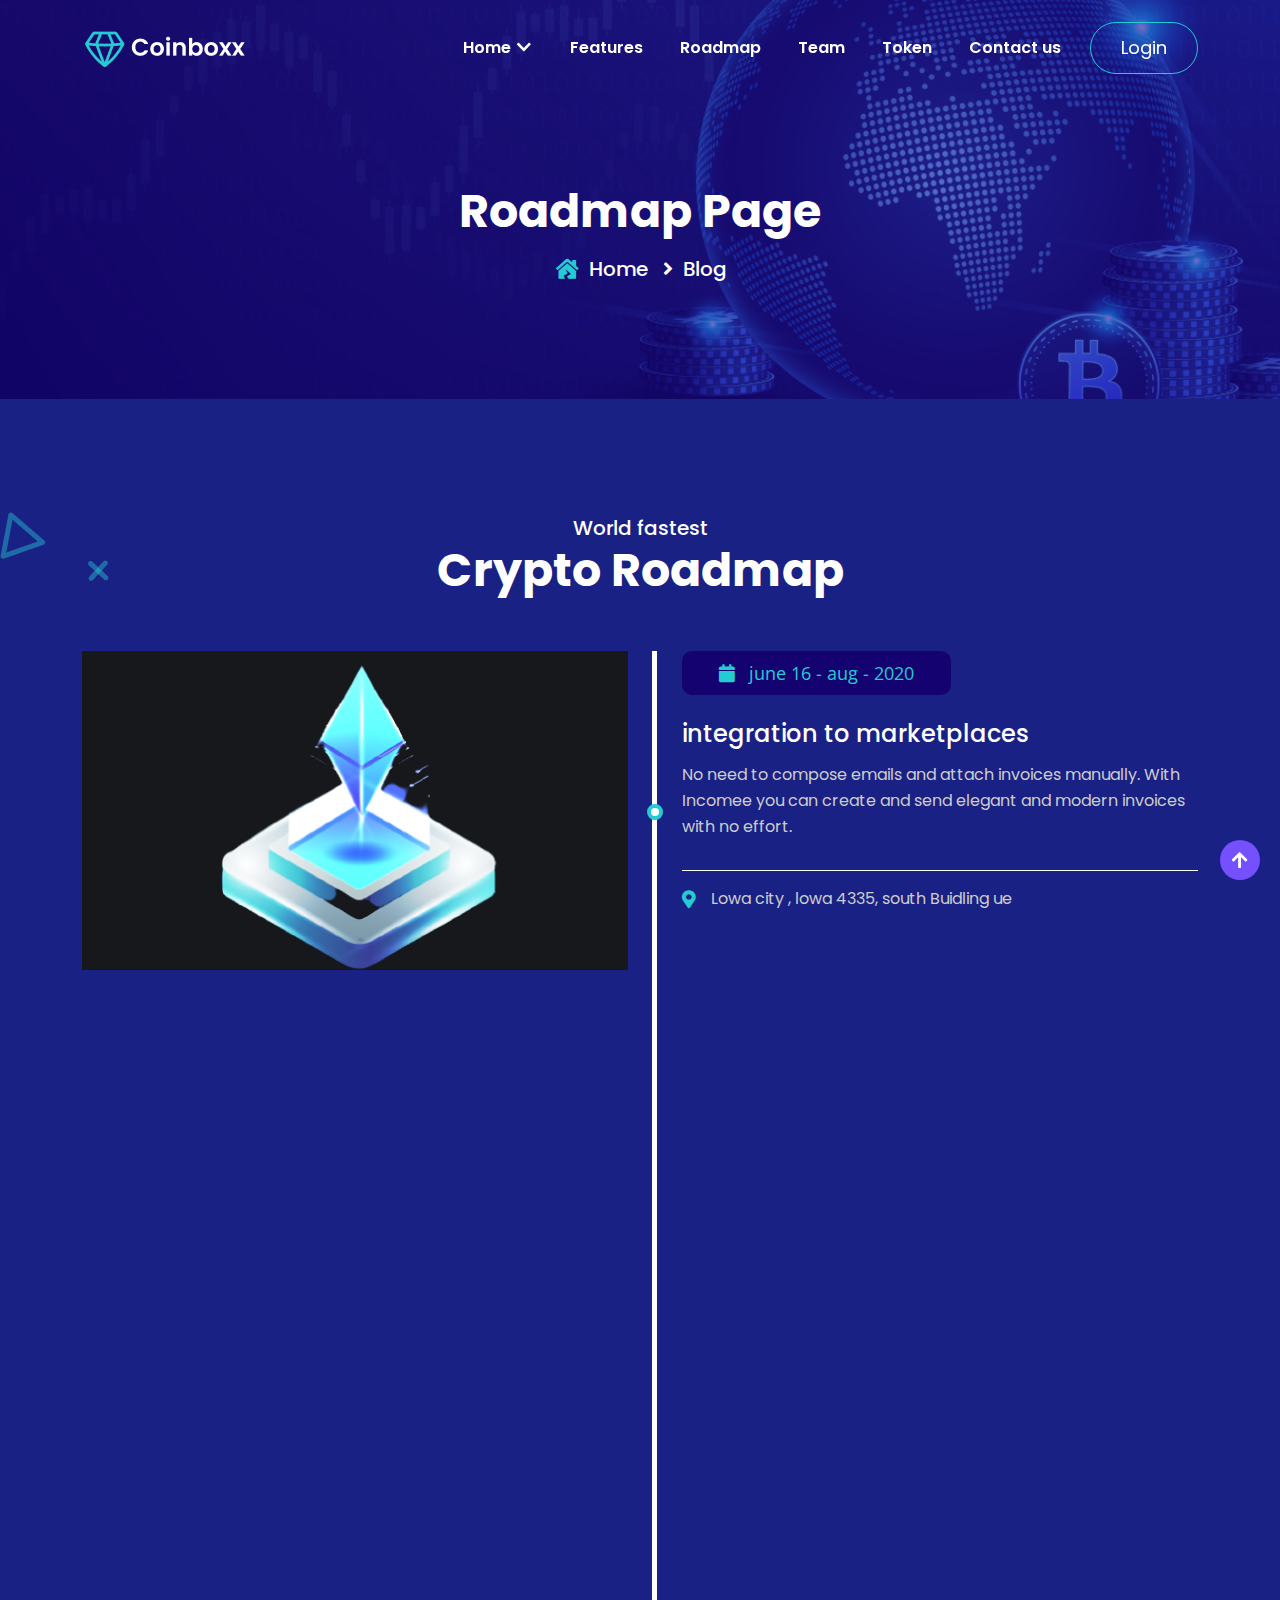
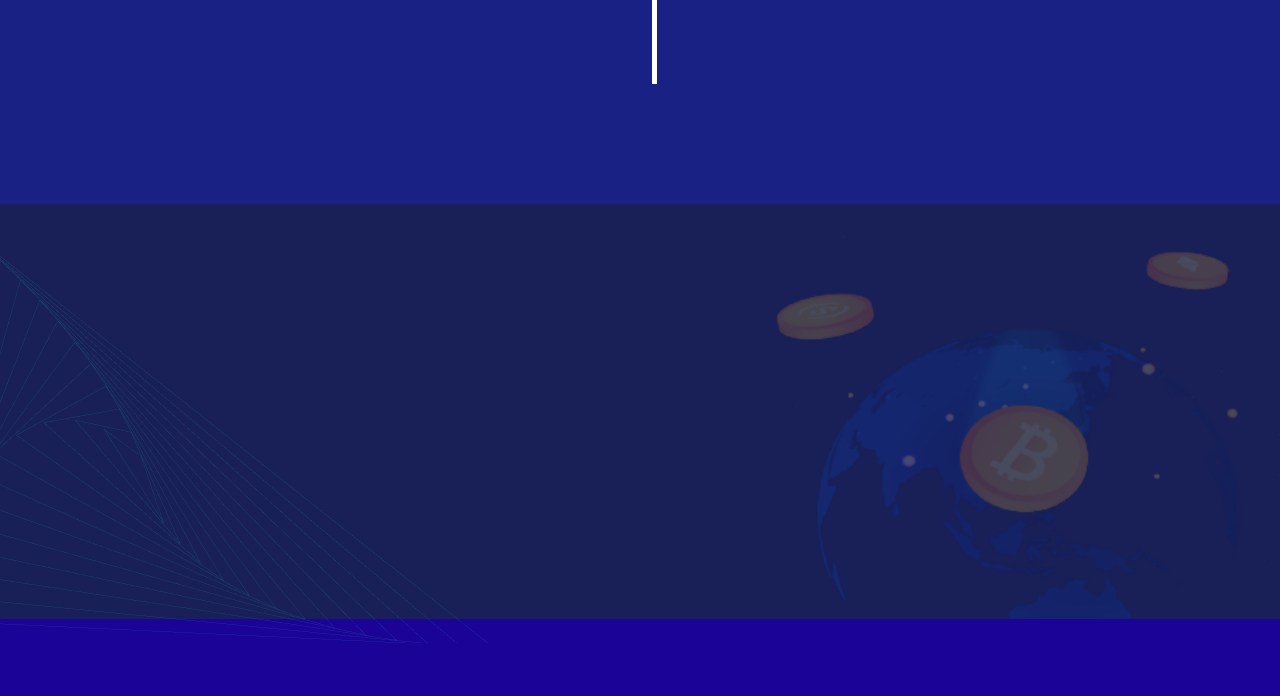
<file: readmap.html>
<!doctype html>
<html class="no-js" lang="en">

<head>
  <meta charset="utf-8">
  <meta http-equiv="x-ua-compatible" content="ie=edge">
  <title>Cryptocurrency Html Templates</title>
  <meta name="description" content="">
  <meta name="viewport" content="width=device-width, initial-scale=1">
  <link rel="shortcut icon" type="image/png" href="img/logo-img/favicon-icon.png">
  <!--=== wow Css ===-->
  <link rel="stylesheet" href="./assest/css/plugin/animate.css">
  <!--=== Bootstrap ===-->
  <link rel="stylesheet" href="./assest/css/bootstrap.min.css">
  <!--=== Fontawesome icon ===-->
  <link rel="stylesheet" href="https://pro.fontawesome.com/releases/v5.10.0/css/all.css">
  <!--=== Owl carousel ===-->
  <link rel="stylesheet" href="./assest/css/plugin/owl.carousel.min.css">
  <!--=== Magnific PopUp ===-->
  <link rel="stylesheet" href="./assest/css/plugin/magnific-Popup.css">
  <!--=== Main Css ===-->
  <link rel="stylesheet" href="./assest/css/style.css">
  <!--=== Responsive Css ===-->
  <link rel="stylesheet" href="./assest/css/responsive.css"> 
</head>

<body>

  
  <div class="preloder">
  <img src="./assest/img/preloder img/i-play-with-code.gif" alt="">
 </div>

  <!-- menu section start -->
  <section class="main-menu">
    <nav class="navbar navbar-expand-lg ">
      <div class="container">
        <div class="navbar-brand logo">
          <a href="#0">
            <img src="./assest/img/logo-img/Logo.png" alt="">
          </a>
        </div>
        <button class="navbar-toggler" type="button" data-bs-toggle="collapse" data-bs-target="#navbarSupportedContent"
          aria-controls="navbarSupportedContent" aria-expanded="false" aria-label="Toggle navigation">
          <p class="navbar-toggler-icon"></span>
        </button>
        <div class="collapse navbar-collapse" id="navbarSupportedContent">
          <ul class="navbar-nav ">
            <li class="nav-item">
              <a class="nav-link" href="./index.html">Home <i class="fas fa-chevron-down"></i></a>
                <ul class="main-child-links text-start">
                    <li class="main-child-item">
                      <a href="./index.html" class="main-child-item-link">Home Page 01</a>
                    </li>
                    <li class="main-child-item">
                      <a href="./index-2.html" class="main-child-item-link">Home Page 02</a>
                    </li>
                </ul>
            </li>
            <li class="nav-item">
              <a class="nav-link" href="./feature.html">Features</a>
            </li>
            <li class="nav-item">
              <a class="nav-link" href="./readmap.html">Roadmap</a>
            </li>
            <li class="nav-item">
              <a class="nav-link" href="./team.html">Team</a>
            </li>
            <li class="nav-item">
              <a class="nav-link" href="./token-page.html">Token</a>
            </li>
            <li class="nav-item">
              <a class="nav-link" href="./contact.html">Contact us</a>
            </li>
          </ul>
          <form class="d-flex">
            <button class="btn">Login</button>
          </form>
        </div>
      </div>
    </nav>
  </section>
  <!-- menu section end -->

<!-- hero section start -->
<section class="blog-hero-section inner-hero-section">
  <div class="container">

    <!-- hero area start -->
    <div class="row justify-content-center  align-items-center">
      <div class="col-md-6 text-center wow fadeInUp">
        <!-- hero content start -->
        <div class="content inner-blog-content">
          <h2 class="text-upper">Roadmap Page</h2>
            <a href="./index.html">
              <h5 class="inner-blog-top"><i class="fas fa-house-damage home"></i>Home <i class="fas fa-angle-right"></i>Blog</h5>
            </a>
          </div>
        <!-- hero content end -->
      </div>
    </div>
  </div>
</section>
<!-- hero section end -->

  <!-- Crypto Roadmap section start -->
  <section id="Roadmap" class=" Roadmap-section">
    <div class="roadmap-img-group">
      <img src="./assest/img/logo-img/Group 20305.png" alt="">
    </div>
    <div class="container">
      <!-- Roadmap area start -->
      <div class="row justify-content-center  align-items-center">
        <div class="col-md-6 text-center wow fadeInUp">
          <!-- Roadmap top content start -->
          <div class="content  Roadmap-content-top pb-30">
            <h5>World fastest</h5>
            <h2>Crypto Roadmap</h2>
          </div>
          <!-- Roadmap top content end -->
        </div>
      </div>
      <!-- Roadmap content start -->
      <div class="Roadmap-item">
        <div class="row justify-content-center align-items-center">
          <div class="col-md-12 mt-4 wow fadeInUp">
            <div class="roadmap-item-list">
              <div class="row">
                <div class="col-md-6 wow fadeInUp">
                  <div class="single-roadmap-item padding-right">
                    <div class="single-roadmap-list pb-40 wow fadeInUp">
                      <div class="img Roadmap roadmap-img-1">
                        <img src="./assest/img/big-img-3.png" alt="">
                      </div>
                    </div>
                    <div class="single-roadmap-list pb-100 wow fadeInUp">
                      <div class="content Roadmap-content pb-30">
                        <div class="icon">
                          <i class="fas fa-calendar"></i>
                          <span>june 16 - aug - 2022</span>
                        </div>
                        <h4>Listing to the major exchanges</h4>
                        <p>No need to compose emails and attach invoices manually. With Incomee you can create and send
                          elegant and modern invoices with no effort.</p>
                      </div>
                      <div class="location content">
                        <i class="fas fa-map-marker-alt"></i>
                        <p>Lowa city , lowa 4335, south Buidling ue</p>
                      </div>
                    </div>
                    <div class="single-roadmap-list single-list-2 wow fadeInUp">
                      <div class="img Roadmap roadmap-img-2">
                        <img src="./assest/img/big-img-5.png" alt="">
                      </div>
                    </div>
                  </div>
                </div>
                <div class="col-md-6 wow fadeInUp">
                  <div class="single-roadmap-item padding-left">
                    <div class="single-roadmap-list pb-100 wow fadeInUp">
                      <div class="content Roadmap-content pb-30">
                        <div class="icon">
                          <i class="fas fa-calendar"></i>
                          <span>june 16 - aug - 2020</span>
                        </div>
                        <h4>integration to marketplaces</h4>
                        <p>No need to compose emails and attach invoices manually. With Incomee you can create and send
                          elegant and modern invoices with no effort.</p>
                      </div>
                      <div class="location content">
                        <i class="fas fa-map-marker-alt"></i>
                        <p>Lowa city , lowa 4335, south Buidling ue</p>
                      </div>
                    </div>
                    <div class="single-roadmap-list pb-40 wow fadeInUp">
                      <div class="img Roadmap roadmap-img-3">
                        <img src="./assest/img/big-img-4.png" alt="">
                      </div>
                    </div>
                    <div class="single-roadmap-list wow fadeInUp">
                      <div class="content Roadmap-content pb-30">
                        <div class="icon">
                          <i class="fas fa-calendar"></i>
                          <span>june 16 - aug - 2019</span>
                        </div>
                        <h4>Crypto Wallet version release</h4>
                        <p>No need to compose emails and attach invoices manually. With Incomee you can create and send
                          elegant and modern invoices with no effort.</p>
                      </div>
                      <div class="location content">
                        <i class="fas fa-map-marker-alt"></i>
                        <p>Lowa city , lowa 4335, south Buidling ue</p>
                      </div>
                    </div>
                  </div>
                </div>
              </div>
            </div>
          </div>
        </div>
      </div>
      <!-- Roadmap content end -->
    </div>
  </section>
  <!-- Roadmap section end -->



  <!-- footer-section start -->
  <section class="footer-section">
    <div class="footer-img-1">
      <img src="./assest/img/logo-img/Group 462.png" alt="">
      <img class="footer-right-img" src="./assest/img/footer-right.png" alt="">
    </div>
    <div class="container">
      <!-- Blogs top area start -->
      <div class="row justify-content-center">
        <div class="col-md-3 col-sm-6 mt-4 wow fadeInUp">
          <div class="footer-left">
            <div class="logo">
              <a href="#0">
                <img src="./assest/img/logo-img/Logo.png" alt="">
              </a>
            </div>
            <div class="footer-content pt-10">
              <p>There are many variations of passages of available</p>
              <ul class="social-link pt-30">
                <li class="link-list">
                  <a href=""><i class="fab fa-twitter"></i></a>
                </li>
                <li class="link-list">
                  <a href=""><i class="fab fa-linkedin-in"></i></a>
                </li>
                <li class="link-list">
                  <a href=""><i class="fab fa-facebook-f"></i></a>
                </li>
                <li class="link-list">
                  <a href=""><i class="fab fa-pinterest-p"></i></a>
                </li>
              </ul>
            </div>
          </div>
        </div>
        <div class="col-md-8 col-sm-12 wow fadeInUp">
          <div class="row justify-content-between">
            <div class="col-md-4 col-6 mt-4 wow fadeInUp">
              <div class="footer-area content">
                <h4 class="fw-600">About</h4>
                <ul class="footer-link">
                  <li class="footer-text">
                    <a href="">Quick Link</a>
                  </li>
                  <li class="footer-text">
                    <a href="">Team</a>
                  </li>
                  <li class="footer-text">
                    <a href="">Our Blog</a>
                  </li>
                  <li class="footer-text">
                    <a href="">Contact</a>
                  </li>
                </ul>
              </div>
            </div>
            <div class="col-md-4 col-6 mt-4 wow fadeInUp">
              <div class="footer-area content">
                <h4 class="fw-600">Company</h4>
                <ul class="footer-link">
                  <li class="footer-text">
                    <a href="">Submit</a>
                  </li>
                  <li class="footer-text">
                    <a href="">Agency</a>
                  </li>
                  <li class="footer-text">
                    <a href="">Advertise</a>
                  </li>
                  <li class="footer-text">
                    <a href="">Login</a>
                  </li>
                </ul>
              </div>
            </div>
            <div class="col-md-4 col-6 mt-4 wow fadeInUp">
              <div class="footer-area content">
                <h4 class="fw-600">Support</h4>
                <ul class="footer-link">
                  <li class="footer-text">
                    <a href="">Tools</a>
                  </li>
                  <li class="footer-text">
                    <a href="">Help center</a>
                  </li>
                  <li class="footer-text">
                    <a href="">Feedback</a>
                  </li>
                  <li class="footer-text">
                    <a href="">Privacy</a>
                  </li>
                </ul>
              </div>
            </div>
          </div>
        </div>
      </div>
    </div>
  </section>
  <!-- footer-section  end -->

  <!-- footer-bottom-section start -->
  <section class="footer-bottom-section">
    <div class="container">
      <!-- Blogs top area start -->
      <div class="row">
        <div class="col-md-12 wow fadeInUp">
          <div class="footer-bottom">
            <div class="left mt-2">
                <p>&copy;Copyright Megha <a class="color" href="./index.html">2022</a> All rights reserved</p>
            </div>
            <div class="right mt-2">
                <a class="color-white" href="./index.html">Terms & Conditions</a>
            </div>
          </div>
        </div>
      </div>
    </div>
  </section>
  <!-- footer-bottom-section  end -->
 
  <!--====== Scroll To Top Start ======-->
  <div class="scrollUp" title="Scroll To Top">
    <i class="fas fa-arrow-up"></i>
  </div>
  <!--====== Scroll To Top End ======-->

  <!--==================================================================-->
  <script src="./assest/js/jquery-3.6.0.min.js"></script>
  <!--=== All Plugin ===-->
  <!-- counter plugin -->
  <script src="./assest/js/bootstrap.min.js"></script>
  <!-- owl carousel js -->
  <script src="./assest/js/plugin/owl-Carousel-v2.2.1.js"></script> 
  <!-- magnific popup js -->
  <script src="./assest/js/plugin/magnific-Popup-v1.1.0.js"></script>
  <!-- counter up js -->
    <script src="./assest/js/plugin/Waypoints - 4.0.0.js"></script>
  <script src="./assest/js/plugin/counter.min.js"></script>
  <!-- contdown js -->
  <script src="./assest/js/contdown.min.js"></script>
  <!-- wow js -->
  <script src="./assest/js/plugin/wow.min.js"></script>

  <!--=== All Active ===-->
  <script src="./assest/js/main.js"></script>


</body>

</html>
</file>
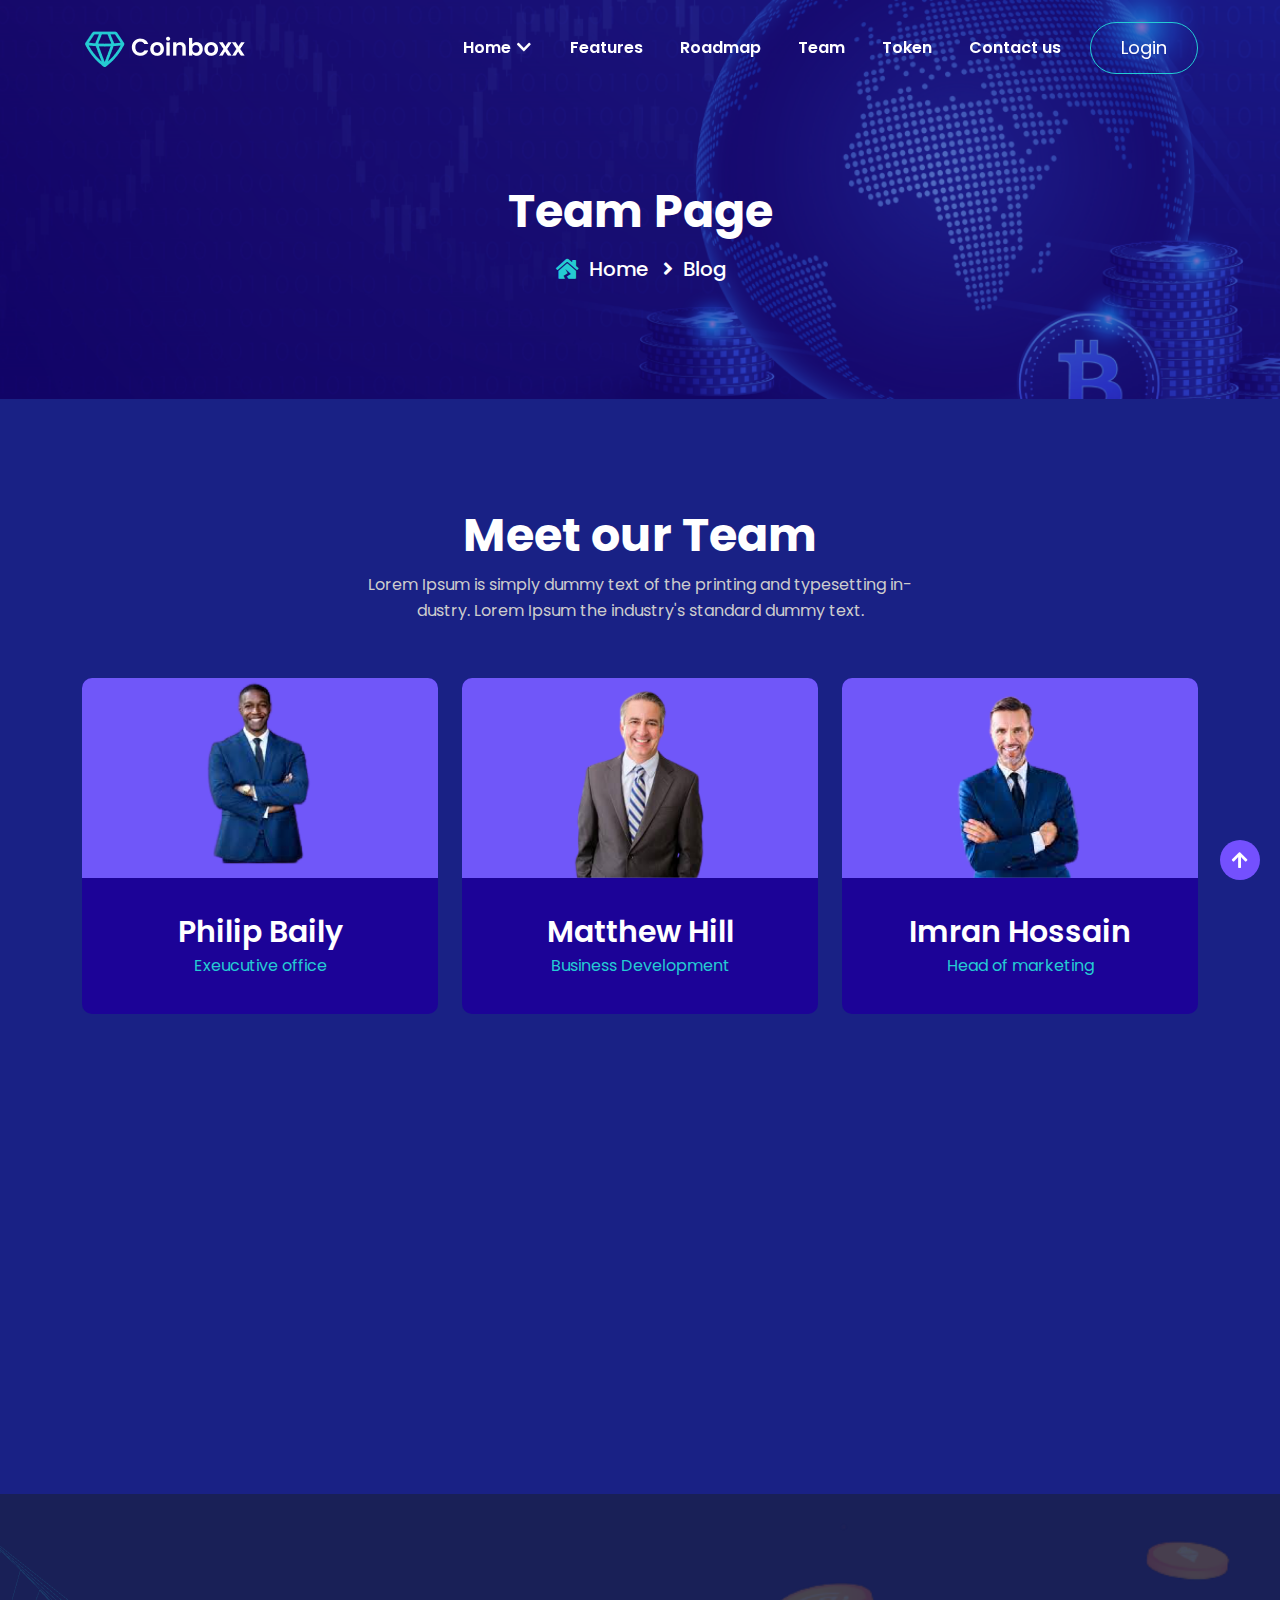
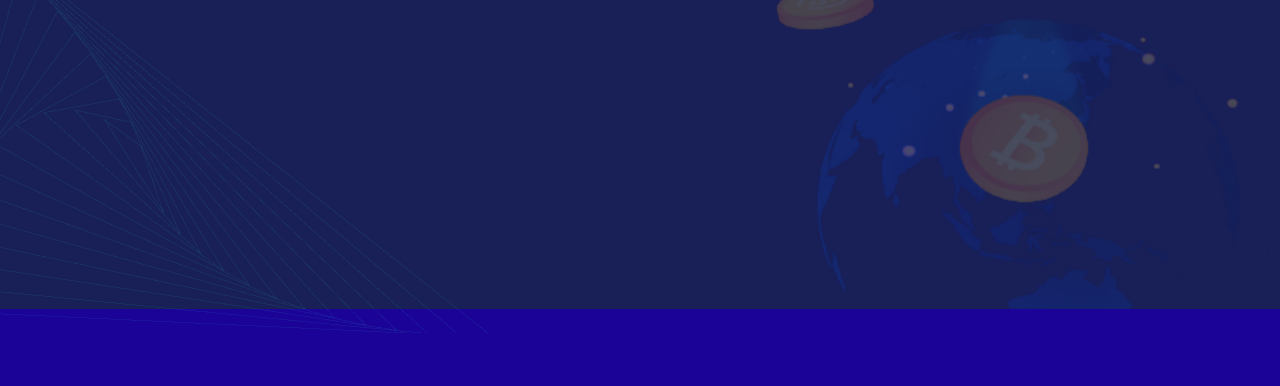
<file: team.html>
<!doctype html>
<html class="no-js" lang="en">

<head>
  <meta charset="utf-8">
  <meta http-equiv="x-ua-compatible" content="ie=edge">
  <title>Cryptocurrency Html Templates</title>
  <meta name="description" content="">
  <meta name="viewport" content="width=device-width, initial-scale=1">
  <link rel="shortcut icon" type="image/png" href="img/logo-img/favicon-icon.png">
  <!--=== wow Css ===-->
  <link rel="stylesheet" href="./assest/css/plugin/animate.css">
  <!--=== Bootstrap ===-->
  <link rel="stylesheet" href="./assest/css/bootstrap.min.css">
  <!--=== Fontawesome icon ===-->
  <link rel="stylesheet" href="https://pro.fontawesome.com/releases/v5.10.0/css/all.css">
  <!--=== Owl carousel ===-->
  <link rel="stylesheet" href="./assest/css/plugin/owl.carousel.min.css">
  <!--=== Magnific PopUp ===-->
  <link rel="stylesheet" href="./assest/css/plugin/magnific-Popup.css">
  <!--=== Main Css ===-->
  <link rel="stylesheet" href="./assest/css/style.css">
  <!--=== Responsive Css ===-->
  <link rel="stylesheet" href="./assest/css/responsive.css"> 
</head>

<body>

  
  <div class="preloder">
  <img src="./assest/img/preloder img/i-play-with-code.gif" alt="">
 </div>

  <!-- menu section start -->
  <section class="main-menu">
    <nav class="navbar navbar-expand-lg ">
      <div class="container">
        <div class="navbar-brand logo">
          <a href="#0">
            <img src="./assest/img/logo-img/Logo.png" alt="">
          </a>
        </div>
        <button class="navbar-toggler" type="button" data-bs-toggle="collapse" data-bs-target="#navbarSupportedContent"
          aria-controls="navbarSupportedContent" aria-expanded="false" aria-label="Toggle navigation">
          <p class="navbar-toggler-icon"></span>
        </button>
        <div class="collapse navbar-collapse" id="navbarSupportedContent">
          <ul class="navbar-nav ">
            <li class="nav-item">
              <a class="nav-link" href="./index.html">Home <i class="fas fa-chevron-down"></i></a>
                <ul class="main-child-links text-start">
                    <li class="main-child-item">
                      <a href="./index.html" class="main-child-item-link">Home Page 01</a>
                    </li>
                    <li class="main-child-item">
                      <a href="./index-2.html" class="main-child-item-link">Home Page 02</a>
                    </li>
                </ul>
            </li>
            <li class="nav-item">
              <a class="nav-link" href="./feature.html">Features</a>
            </li>
            <li class="nav-item">
              <a class="nav-link" href="./readmap.html">Roadmap</a>
            </li>
            <li class="nav-item">
              <a class="nav-link" href="./team.html">Team</a>
            </li>
            <li class="nav-item">
              <a class="nav-link" href="./token-page.html">Token</a>
            </li>
            <li class="nav-item">
              <a class="nav-link" href="./contact.html">Contact us</a>
            </li>
          </ul>
          <form class="d-flex">
            <button class="btn">Login</button>
          </form>
        </div>
      </div>
    </nav>
  </section>
  <!-- menu section end -->

<!-- hero section start -->
<section class="blog-hero-section inner-hero-section">
  <div class="container">

    <!-- hero area start -->
    <div class="row justify-content-center  align-items-center">
      <div class="col-md-6 text-center wow fadeInUp">
        <!-- hero content start -->
        <div class="content inner-blog-content">
          <h2 class="text-upper">Team Page</h2>
            <a href="./index.html">
              <h5 class="inner-blog-top"><i class="fas fa-house-damage home"></i>Home <i class="fas fa-angle-right"></i>Blog</h5>
            </a>
          </div>
        <!-- hero content end -->
      </div>
    </div>
  </div>
</section>
<!-- hero section end -->

<!-- our-team-section start -->
<section class="our-team-section inner-our-team-section">
    <div class="container">
      <!-- our-team top area start -->
      <div class="row justify-content-center">
        <div class="col-md-6 text-center wow fadeInUp">
          <div class="content pb-30">
            <h2>Meet our Team</h2>
            <p>Lorem Ipsum is simply dummy text of the printing and typesetting industry. Lorem Ipsum the industry's standard dummy text. </p>
          </div>
        </div>
      </div>
      <!-- our-team top area end -->
  
      <!-- our team mamber area start -->
      <div class="row justify-content-center">
          <div class="col-md-4 col-sm-6 col-8 text-center mt-4 wow fadeInUp">
            <div class="single-team-list">
                <div class="team-mamber">
                      <img src="./assest/img/inner-page/team-inner-1.png" alt="">
                </div>
                <div class="team-mamber-content">
                    <div class="content">
                          <h3>Philip Baily</h3>
                          <p class="text">Exeucutive office</p>
                    </div>
                </div>
             </div>
          </div>
          <div class="col-md-4 col-sm-6 col-8 text-center mt-4 wow fadeInUp">
              <div class="single-team-list">
                  <div class="team-mamber">
                      <img src="./assest/img/inner-page/team-inner-2.png" alt="">
                  </div>
                  <div class="team-mamber-content">
                      <div class="content">
                            <h3>Matthew Hill</h3>
                            <p class="text">Business Development</p>
                      </div>
                  </div>
              </div>
          </div>
          <div class="col-md-4 col-sm-6 col-8 text-center mt-4 wow fadeInUp">
              <div class="single-team-list">
                  <div class="team-mamber">
                      <img src="./assest/img/inner-page/team-inner-3.png" alt="">
                  </div>
                  <div class="team-mamber-content">
                      <div class="content">
                          <h3>Imran Hossain</h3>
                          <p class="text">Head of marketing</p>
                      </div>
                  </div>
              </div>
          </div>
          <div class="col-md-4 col-sm-6 col-8 text-center mt-4 wow fadeInUp">
            <div class="single-team-list">
                <div class="team-mamber">
                   <img src="./assest/img/inner-page/team-inner-4.png" alt="">
                </div>
                <div class="team-mamber-content">
                    <div class="content">
                        <h3>Adnan</h3>
                        <p class="text">Area Mannager</p>
                    </div>
                </div>
            </div>
          </div>
          <div class="col-md-4 col-sm-6 col-8 text-center mt-4 wow fadeInUp">
            <div class="single-team-list">
              <div class="team-mamber">
                 <img src="./assest/img/inner-page/team-inner-5.png" alt="">
              </div>
                <div class="team-mamber-content">
                    <div class="content">
                        <h3>Adil Raj</h3>
                        <p class="text">Project Man</p>
                    </div>
                </div>
            </div>
          </div>
          <div class="col-md-4 col-sm-6 col-8 text-center mt-4 wow fadeInUp">
            <div class="single-team-list">
              <div class="team-mamber">
                 <img src="./assest/img/inner-page/team-inner-6.png" alt="">
              </div>
                <div class="team-mamber-content">
                    <div class="content">
                      <h3>Himel Hossen</h3>
                      <p class="text">Mannager</p>
                    </div>
                </div>
            </div>
          </div>
       </div>
      <!-- our team mamber area end -->
    </div>
  </section>
  <!-- our-team-section  end -->

  <!-- footer-section start -->
  <section class="footer-section">
    <div class="footer-img-1">
      <img src="./assest/img/logo-img/Group 462.png" alt="">
      <img class="footer-right-img" src="./assest/img/footer-right.png" alt="">
    </div>
    <div class="container">
      <!-- Blogs top area start -->
      <div class="row justify-content-center">
        <div class="col-md-3 col-sm-6 mt-4 wow fadeInUp">
          <div class="footer-left">
            <div class="logo">
              <a href="#0">
                <img src="./assest/img/logo-img/Logo.png" alt="">
              </a>
            </div>
            <div class="footer-content pt-10">
              <p>There are many variations of passages of available</p>
              <ul class="social-link pt-30">
                <li class="link-list">
                  <a href=""><i class="fab fa-twitter"></i></a>
                </li>
                <li class="link-list">
                  <a href=""><i class="fab fa-linkedin-in"></i></a>
                </li>
                <li class="link-list">
                  <a href=""><i class="fab fa-facebook-f"></i></a>
                </li>
                <li class="link-list">
                  <a href=""><i class="fab fa-pinterest-p"></i></a>
                </li>
              </ul>
            </div>
          </div>
        </div>
        <div class="col-md-8 col-sm-12 wow fadeInUp">
          <div class="row justify-content-between">
            <div class="col-md-4 col-6 mt-4 wow fadeInUp">
              <div class="footer-area content">
                <h4 class="fw-600">About</h4>
                <ul class="footer-link">
                  <li class="footer-text">
                    <a href="">Quick Link</a>
                  </li>
                  <li class="footer-text">
                    <a href="">Team</a>
                  </li>
                  <li class="footer-text">
                    <a href="">Our Blog</a>
                  </li>
                  <li class="footer-text">
                    <a href="">Contact</a>
                  </li>
                </ul>
              </div>
            </div>
            <div class="col-md-4 col-6 mt-4 wow fadeInUp">
              <div class="footer-area content">
                <h4 class="fw-600">Company</h4>
                <ul class="footer-link">
                  <li class="footer-text">
                    <a href="">Submit</a>
                  </li>
                  <li class="footer-text">
                    <a href="">Agency</a>
                  </li>
                  <li class="footer-text">
                    <a href="">Advertise</a>
                  </li>
                  <li class="footer-text">
                    <a href="">Login</a>
                  </li>
                </ul>
              </div>
            </div>
            <div class="col-md-4 col-6 mt-4 wow fadeInUp">
              <div class="footer-area content">
                <h4 class="fw-600">Support</h4>
                <ul class="footer-link">
                  <li class="footer-text">
                    <a href="">Tools</a>
                  </li>
                  <li class="footer-text">
                    <a href="">Help center</a>
                  </li>
                  <li class="footer-text">
                    <a href="">Feedback</a>
                  </li>
                  <li class="footer-text">
                    <a href="">Privacy</a>
                  </li>
                </ul>
              </div>
            </div>
          </div>
        </div>
      </div>
    </div>
  </section>
  <!-- footer-section  end -->

  <!-- footer-bottom-section start -->
  <section class="footer-bottom-section">
    <div class="container">
      <!-- Blogs top area start -->
      <div class="row">
        <div class="col-md-12 wow fadeInUp">
          <div class="footer-bottom">
            <div class="left mt-2">
                <p>&copy;Copyright Megha <a class="color" href="./index.html">2022</a> All rights reserved</p>
            </div>
            <div class="right mt-2">
                <a class="color-white" href="./index.html">Terms & Conditions</a>
            </div>
          </div>
        </div>
      </div>
    </div>
  </section>
  <!-- footer-bottom-section  end -->
 
  <!--====== Scroll To Top Start ======-->
  <div class="scrollUp" title="Scroll To Top">
    <i class="fas fa-arrow-up"></i>
  </div>
  <!--====== Scroll To Top End ======-->

  <!--==================================================================-->
  <script src="./assest/js/jquery-3.6.0.min.js"></script>
  <!--=== All Plugin ===-->
  <!-- counter plugin -->
  <script src="./assest/js/bootstrap.min.js"></script>
  <!-- owl carousel js -->
  <script src="./assest/js/plugin/owl-Carousel-v2.2.1.js"></script> 
  <!-- magnific popup js -->
  <script src="./assest/js/plugin/magnific-Popup-v1.1.0.js"></script>
  <!-- counter up js -->
    <script src="./assest/js/plugin/Waypoints - 4.0.0.js"></script>
  <script src="./assest/js/plugin/counter.min.js"></script>
  <!-- contdown js -->
  <script src="./assest/js/contdown.min.js"></script>
  <!-- wow js -->
  <script src="./assest/js/plugin/wow.min.js"></script>

  <!--=== All Active ===-->
  <script src="./assest/js/main.js"></script>


</body>

</html>
</file>
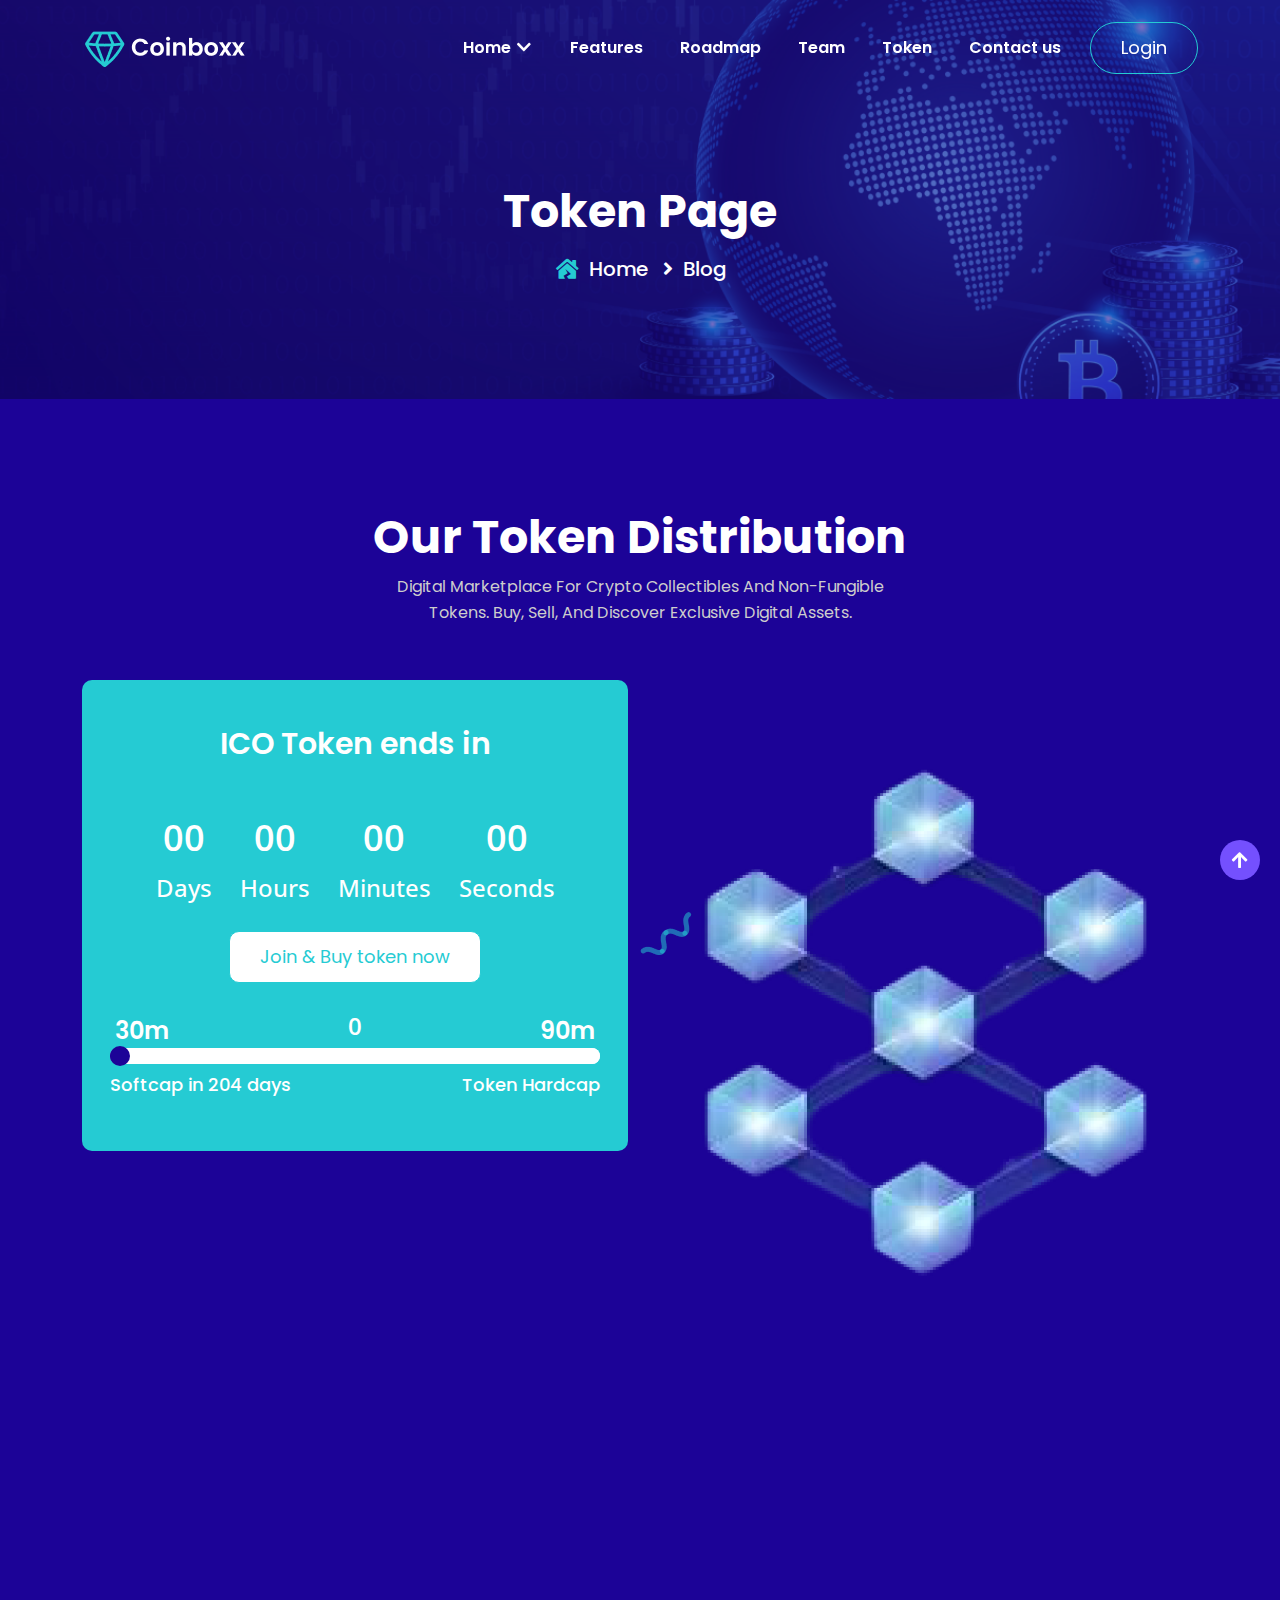
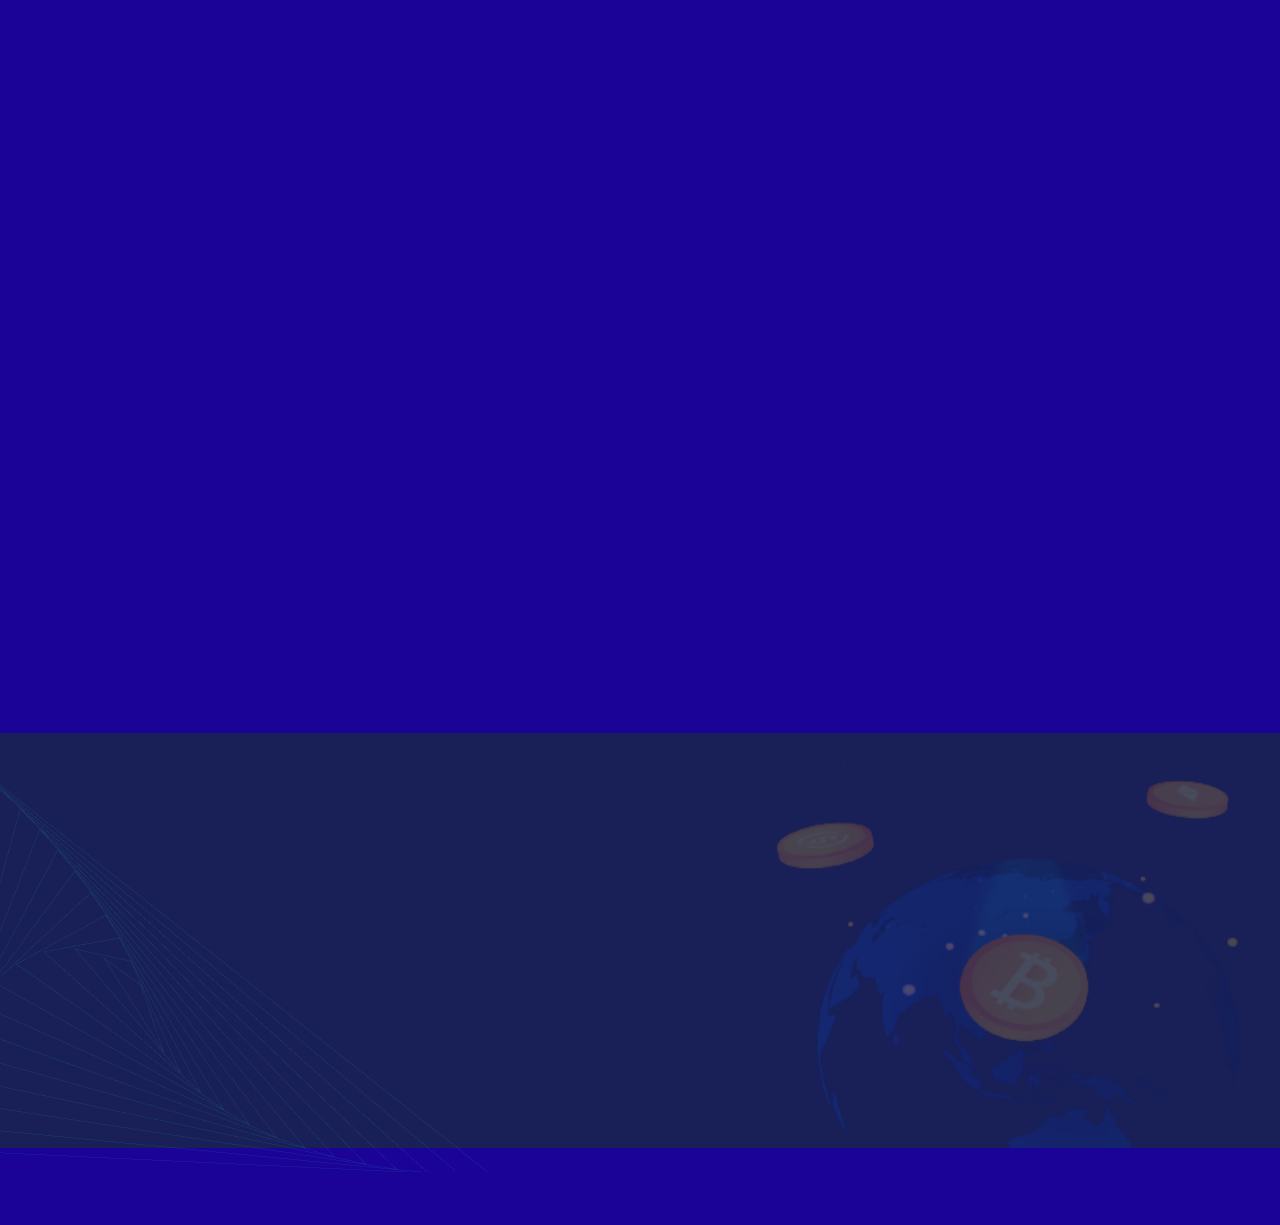
<file: token-page.html>
<!doctype html>
<html class="no-js" lang="en">

<head>
  <meta charset="utf-8">
  <meta http-equiv="x-ua-compatible" content="ie=edge">
  <title>Cryptocurrency Html Templates</title>
  <meta name="description" content="">
  <meta name="viewport" content="width=device-width, initial-scale=1">
  <link rel="shortcut icon" type="image/png" href="img/logo-img/favicon-icon.png">
  <!--=== wow Css ===-->
  <link rel="stylesheet" href="./assest/css/plugin/animate.css">
  <!--=== Bootstrap ===-->
  <link rel="stylesheet" href="./assest/css/bootstrap.min.css">
  <!--=== Fontawesome icon ===-->
  <link rel="stylesheet" href="https://pro.fontawesome.com/releases/v5.10.0/css/all.css">
  <!--=== Owl carousel ===-->
  <link rel="stylesheet" href="./assest/css/plugin/owl.carousel.min.css">
  <!--=== Magnific PopUp ===-->
  <link rel="stylesheet" href="./assest/css/plugin/magnific-Popup.css">
  <!--=== Main Css ===-->
  <link rel="stylesheet" href="./assest/css/style.css">
  <!--=== Responsive Css ===-->
  <link rel="stylesheet" href="./assest/css/responsive.css"> 
</head>

<body>

  
  <div class="preloder">
  <img src="./assest/img/preloder img/i-play-with-code.gif" alt="">
 </div>

  <!-- menu section start -->
  <section class="main-menu">
    <nav class="navbar navbar-expand-lg ">
      <div class="container">
        <div class="navbar-brand logo">
          <a href="#0">
            <img src="./assest/img/logo-img/Logo.png" alt="">
          </a>
        </div>
        <button class="navbar-toggler" type="button" data-bs-toggle="collapse" data-bs-target="#navbarSupportedContent"
          aria-controls="navbarSupportedContent" aria-expanded="false" aria-label="Toggle navigation">
          <p class="navbar-toggler-icon"></span>
        </button>
        <div class="collapse navbar-collapse" id="navbarSupportedContent">
          <ul class="navbar-nav ">
            <li class="nav-item">
              <a class="nav-link" href="./index.html">Home <i class="fas fa-chevron-down"></i></a>
                <ul class="main-child-links text-start">
                    <li class="main-child-item">
                      <a href="./index.html" class="main-child-item-link">Home Page 01</a>
                    </li>
                    <li class="main-child-item">
                      <a href="./index-2.html" class="main-child-item-link">Home Page 02</a>
                    </li>
                </ul>
            </li>
            <li class="nav-item">
              <a class="nav-link" href="./feature.html">Features</a>
            </li>
            <li class="nav-item">
              <a class="nav-link" href="./readmap.html">Roadmap</a>
            </li>
            <li class="nav-item">
              <a class="nav-link" href="./team.html">Team</a>
            </li>
            <li class="nav-item">
              <a class="nav-link" href="./token-page.html">Token</a>
            </li>
            <li class="nav-item">
              <a class="nav-link" href="./contact.html">Contact us</a>
            </li>
          </ul>
          <form class="d-flex">
            <button class="btn">Login</button>
          </form>
        </div>
      </div>
    </nav>
  </section>
  <!-- menu section end -->

<!-- hero section start -->
<section class="blog-hero-section inner-hero-section">
  <div class="container">

    <!-- hero area start -->
    <div class="row justify-content-center  align-items-center">
      <div class="col-md-6 text-center wow fadeInUp">
        <!-- hero content start -->
        <div class="content inner-blog-content">
          <h2 class="text-upper">Token Page</h2>
            <a href="./index.html">
              <h5 class="inner-blog-top"><i class="fas fa-house-damage home"></i>Home <i class="fas fa-angle-right"></i>Blog</h5>
            </a>
          </div>
        <!-- hero content end -->
      </div>
    </div>
  </div>
</section>
<!-- hero section end -->

  <!-- token-distribution-section start -->
  <section id="Token" class="token-distribution-section inner-token-distribution">
    <div class="token-img-1">
      <img src="./assest/img/logo-img/Group.png" alt="">
    </div>
    <div class="container">
      <!-- token-distribution top area start -->
      <div class="row justify-content-center">
        <div class="col-lg-6 col-md-10  text-center wow fadeInUp">
          <div class="content white-color pb-30">
            <h2>Our Token Distribution</h2>
            <p>Digital Marketplace For Crypto Collectibles And Non-Fungible Tokens. Buy, Sell, And Discover Exclusive
              Digital Assets.</p>
          </div>
        </div>
      </div>
      <!-- token-distribution top area end -->
      <!-- our team mamber area start -->
      <div class="row justify-content-center align-items-center">
        <div class="col-lg-6 col-md-10 col-sm-12 text-center mt-4 wow fadeInUp">
          <div class="token-end-item">
            <div class="row justify-content-center">
              <div class="col-md-12 wow fadeInUp">
                <div class="single-token-list">
                  <div class="content white-color">
                    <h3>ICO Token ends in</h3>
                    <div class="coundown-wrapper">
                      <div id="clock"></div>
                    </div>
                    <div class="btn-area mt-4">
                      <a class="btn btn-1 b-10 btn-bg-white" href="#0">Join & Buy token now</a>
                    </div>

                    <div class="range-slider">
                      <input id="range" type="range" step="1" value="0" min="0" max="90">
                      <div class="range-box" id="tooltip">
                        <output class="range-parcent">60</output>
                      </div>
                      <div class="range-content">
                        <span>Softcap in 204 days</span>
                        <span>Token Hardcap</span>
                      </div>
                    </div>

                  </div>
                </div>
              </div>
            </div>
          </div>
          <div class="row justify-content-center">
            <div class="col-md-6 mt-4 wow fadeInUp">
              <a class="token-details" href="./assest/img/token-page.zip" type="download">
                <span>Tract paper</span>
                <img src="./assest/img/logo-img/line-1.png" alt="">
              </a>
            </div>
            <div class="col-md-6 mt-4 wow fadeInUp">
              <a class="token-details" href="./assest/img/token-page.zip" type="download">
                <span>Tract paper</span>
                <img src="./assest/img/logo-img/line-1.png" alt="">
              </a>
            </div>
            <div class="col-md-6 mt-4 wow fadeInUp">
              <a class="token-details" href="./assest/img/token-page.zip" type="download">
                <span>Tract paper</span>
                <img src="./assest/img/logo-img/line-1.png" alt="">
              </a>
            </div>
            <div class="col-md-6 mt-4 wow fadeInUp">
              <a class="token-details" href="./assest/img/token-page.zip" type="download">
                <span>Tract paper</span>
                <img src="./assest/img/logo-img/line-1.png" alt="">
              </a>
            </div>
          </div>
        </div>
        <div class="col-lg-6 col-md-10 col-sm-12 text-center mt-4 wow fadeInUp">
          <div class="token-img">
            <img src="./assest/img/big-img-7.png" alt="">
          </div>
        </div>
        <!-- our team mamber area end -->
      </div>
  </section>
  <!-- token-distribution-section  end -->

  <!--token-inner-section start -->
  <section class="token-inner-section">
    <div class="container">
      <!-- feature area start -->
      <div class="row justify-content-center  align-items-center">
        <div class="col-md-6 text-center wow fadeInUp">
          <!-- feature content start -->
          <div class="content pb-30">
            <h2>Token Use of process</h2>
            <p>Digital Marketplace For Crypto Collectibles And Non-Fungible Tokens. Buy, Sell, And Discover Exclusive Digital Assets.</p>
          </div>
          <!-- feature content end -->
        </div>
      </div>
      <!-- feature content start -->
        <div class="row justify-content-center">
          <div class="col-lg-10 text-center mt-4 wow fadeInUp">
            <div class="token-img token-inner-img">
              <img src="./assest/img/inner-page/inner-token-img.png" alt="">
            </div>
          </div>
        </div>
      <!-- feature content end -->
    </div>
  </section>
  <!--token-inner-section end -->


  
  <!-- footer-section start -->
  <section class="footer-section">
    <div class="footer-img-1">
      <img src="./assest/img/logo-img/Group 462.png" alt="">
      <img class="footer-right-img" src="./assest/img/footer-right.png" alt="">
    </div>
    <div class="container">
      <!-- Blogs top area start -->
      <div class="row justify-content-center">
        <div class="col-md-3 col-sm-6 mt-4 wow fadeInUp">
          <div class="footer-left">
            <div class="logo">
              <a href="#0">
                <img src="./assest/img/logo-img/Logo.png" alt="">
              </a>
            </div>
            <div class="footer-content pt-10">
              <p>There are many variations of passages of available</p>
              <ul class="social-link pt-30">
                <li class="link-list">
                  <a href=""><i class="fab fa-twitter"></i></a>
                </li>
                <li class="link-list">
                  <a href=""><i class="fab fa-linkedin-in"></i></a>
                </li>
                <li class="link-list">
                  <a href=""><i class="fab fa-facebook-f"></i></a>
                </li>
                <li class="link-list">
                  <a href=""><i class="fab fa-pinterest-p"></i></a>
                </li>
              </ul>
            </div>
          </div>
        </div>
        <div class="col-md-8 col-sm-12 wow fadeInUp">
          <div class="row justify-content-between">
            <div class="col-md-4 col-6 mt-4 wow fadeInUp">
              <div class="footer-area content">
                <h4 class="fw-600">About</h4>
                <ul class="footer-link">
                  <li class="footer-text">
                    <a href="">Quick Link</a>
                  </li>
                  <li class="footer-text">
                    <a href="">Team</a>
                  </li>
                  <li class="footer-text">
                    <a href="">Our Blog</a>
                  </li>
                  <li class="footer-text">
                    <a href="">Contact</a>
                  </li>
                </ul>
              </div>
            </div>
            <div class="col-md-4 col-6 mt-4 wow fadeInUp">
              <div class="footer-area content">
                <h4 class="fw-600">Company</h4>
                <ul class="footer-link">
                  <li class="footer-text">
                    <a href="">Submit</a>
                  </li>
                  <li class="footer-text">
                    <a href="">Agency</a>
                  </li>
                  <li class="footer-text">
                    <a href="">Advertise</a>
                  </li>
                  <li class="footer-text">
                    <a href="">Login</a>
                  </li>
                </ul>
              </div>
            </div>
            <div class="col-md-4 col-6 mt-4 wow fadeInUp">
              <div class="footer-area content">
                <h4 class="fw-600">Support</h4>
                <ul class="footer-link">
                  <li class="footer-text">
                    <a href="">Tools</a>
                  </li>
                  <li class="footer-text">
                    <a href="">Help center</a>
                  </li>
                  <li class="footer-text">
                    <a href="">Feedback</a>
                  </li>
                  <li class="footer-text">
                    <a href="">Privacy</a>
                  </li>
                </ul>
              </div>
            </div>
          </div>
        </div>
      </div>
    </div>
  </section>
  <!-- footer-section  end -->

  <!-- footer-bottom-section start -->
  <section class="footer-bottom-section">
    <div class="container">
      <!-- Blogs top area start -->
      <div class="row">
        <div class="col-md-12 wow fadeInUp">
          <div class="footer-bottom">
            <div class="left mt-2">
                <p>&copy;Copyright Megha <a class="color" href="./index.html">2022</a> All rights reserved</p>
            </div>
            <div class="right mt-2">
                <a class="color-white" href="./index.html">Terms & Conditions</a>
            </div>
          </div>
        </div>
      </div>
    </div>
  </section>
  <!-- footer-bottom-section  end -->
 
  <!--====== Scroll To Top Start ======-->
  <div class="scrollUp" title="Scroll To Top">
    <i class="fas fa-arrow-up"></i>
  </div>
  <!--====== Scroll To Top End ======-->

  <!--==================================================================-->
  <script src="./assest/js/jquery-3.6.0.min.js"></script>
  <!--=== All Plugin ===-->
  <!-- counter plugin -->
  <script src="./assest/js/bootstrap.min.js"></script>
  <!-- owl carousel js -->
  <script src="./assest/js/plugin/owl-Carousel-v2.2.1.js"></script> 
  <!-- magnific popup js -->
  <script src="./assest/js/plugin/magnific-Popup-v1.1.0.js"></script>
  <!-- counter up js -->
    <script src="./assest/js/plugin/Waypoints - 4.0.0.js"></script>
  <script src="./assest/js/plugin/counter.min.js"></script>
  <!-- contdown js -->
  <script src="./assest/js/contdown.min.js"></script>
  <!-- wow js -->
  <script src="./assest/js/plugin/wow.min.js"></script>

  <!--=== All Active ===-->
  <script src="./assest/js/main.js"></script>


</body>

</html>
</file>
<file: assest/css/style.css>
/* 
=========================
font-family: 'Poppins', sans-serif;
font-family: 'Open Sans', sans-serif;
=============================
 */
 @import url('https://fonts.googleapis.com/css2?family=Open+Sans:wght@300;400;500;600;700&display=swap');

 @import url('https://fonts.googleapis.com/css2?family=Poppins:wght@300;400;500;600;700&display=swap');
 
 /* Typography */
 /* Normalize  */
 html {
   -webkit-text-size-adjust: 100%;
   -ms-text-size-adjust: 100%;
   overflow-x: hidden;
   font: inherit;
   padding: 0;
   margin: 0;
 }
 
 body {
   font: inherit;
   margin: 0px;
   padding: 0px;
   overflow: hidden;
   font-family: "Open Sans", sans-serif;
   font-size: 18px;
   line-height: 1.556;
   font-weight: 400;
 }
 
 h1 {
   font-family: 'Poppins', sans-serif;
   font-weight: 700;
   font-size: 64px;
   line-height: 77px;
 }
 
 h2 {
  font-family: 'Poppins', sans-serif;
  font-size: 46px;
  line-height: 53px;
  font-weight: 700;
 }
 
 h3 {
  font-family: 'Poppins', sans-serif;
  font-size: 30px;
  line-height: 42px;
  font-weight: 600;
 }
 
 h4 {
  font-family: 'Poppins', sans-serif;
  font-size: 24px;
  line-height: 36px;
  font-weight: 500;
 }
 h5{
  font-family: 'Poppins', sans-serif;
  font-size: 20px;
  line-height: 32px;
  font-weight: 500; 
 }
 
 p{
  font-family: 'Poppins', sans-serif;
  margin: 0px;
  padding: 0px;
  font-weight: 400;
  font-size: 16px;
  line-height: 26px;
 }
 
 a {
   display: inline-block;
   font-family: 'Poppins', sans-serif;
   cursor: pointer;
 }
 
 h1,
 h2,
 h3,
 h4,
 h5,
 h6 {
  font-family: 'Poppins', sans-serif;
   margin: 0;
   padding: 0;
 }
 
 p {
   -webkit-hyphens: auto;
   -ms-hyphens: auto;
   hyphens: auto;
 }
 
 a {
   text-decoration: none;
   font-weight: 400;
 }

 a,
 a:hover,
 a:focus,
 a:active {
   text-decoration: none;
   outline: none;
 }
 
 a i {
   padding: 0 2px;
 }
 
 img {
   max-width: 100%;
 }
 
 ul {
   padding: 0;
   margin: 0;
 }
 ul li {
   list-style: none;
   font-family: 'Poppins', sans-serif;
 }
 .btn-area a.b-10{
   border-radius: 10px;
   padding: 10px 15px;
 }

 /* padding start */
 .pt-10{
  padding-top: 10px;
 }
.pb-10{
  padding-bottom: 10px;
}
 .pt-15{
  padding-top: 15px;
 }
 .pr-15{
  padding-right: 15px;
 }
 .pl-15{
  padding-left: 15px;
 }
 .pt-30{
  padding-top: 30px;
 }
 .pb-30{
  padding-bottom: 30px;
 }
 .pb-40{
  padding-bottom: 40px;
 }
 .pb-60{
  padding-bottom: 60px;
 }
 .pt-60{
  padding-top: 57px;
 }
 .padding-120{
  padding: 120px 0;
 }
.pb-100{
  padding-bottom: 100px;
}
 /* padding end */

 .mt-15{
  margin-top: 15px;
 }
 .mt-30{
  margin-top: 30px;
 }
 .mb-30{
  margin-bottom: 30px;
 }
 /* font size */
 .fs-18{
  font-size: 18px;
  line-height: 28px;
 }
 .fw-600{
  font-weight: 600;
 }
 /* preloder menu */
 .preloder img{
  position: fixed;
  width: 100%;
  height: 100%;
  top: 0;
  left: 0;
  content: '';
  z-index: 99999;
 }
 /* scroll menu */
 .sticky{
   background: linear-gradient(to right, #150271 20%, rgba(75,31,255,1) 80%);
   position: fixed;
   transition: 0.3s;
   z-index: 9;
 }

 .navbar-toggler-icon {
  background-image: url("data:image/svg+xml,%3csvg xmlns='http://www.w3.org/2000/svg' viewBox='0 0 30 30'%3e%3cpath stroke='rgba%28255, 255, 255, 0.95%29' stroke-linecap='round' stroke-miterlimit='10' stroke-width='2' d='M4 7h22M4 15h22M4 23h22'/%3e%3c/svg%3e");
}


#particles-js canvas{
  position: absolute;
  left: 0;
  top: 0;
  width: 100%;
  height: 100%;
  z-index: 0;
}
 /* scrollbar menu */
 .scrollUp{
   position: fixed;
   right: 20px;
   bottom: 20px;
   width: 40px;
   height: 40px;
   background: rgba(116, 80, 254, 1);
   color: white;
   text-align: center;
   border-radius: 50%;
   box-shadow: 1px 1px 17px 10px #0000;
   z-index: 99;
 }
 .scrollUp i{
   line-height: 40px;
 }
 /* main-menu css start */
 .main-menu{
   padding: 12px 0;
   position: fixed;
   width: 100%;
   z-index: 99;
 }
 .navbar-collapse{
   flex-grow: unset;
 }
 .nav-item{
   margin-right: 21px;
   position: relative;
   transition: 0.3s;
 }
 .main-child-links{
  position: absolute;
  left: -20px;
  margin-top: 28px;
  background: #181b62;
  width: 190px;
  height: auto;
  padding: 15px 22px 20px;
  transition: 0.3s;
  opacity: 0;
  visibility: hidden;
 }
 .nav-item:hover .main-child-links{
  opacity: 1;
  visibility: visible;
  left: -15px;
 }
 .main-child-item-link{
  color: #fff;
  transition: 0.3s;
  padding-top: 10px;
 }
 .main-child-item-link:hover{
  color: #25cbd3;
  padding-left: 5px;
 }
 .navbar-nav .nav-link{
  font-family: 'Poppins', sans-serif;
   font-size: 16px;
   line-height: 24px;
   color: #ffff;
   font-weight: 600;
   transition: 0.3s;
 }
 .nav-item .active{
   color: #25CBD3;
 }
 .navbar-brand:hover img, 
 .navbar-nav .nav-link:hover{
   color: #25CBD3;
 }
 .navbar-brand{
   transition: 0.3s;
 }
 .btn{
  font-family: 'Poppins', sans-serif;
   border-radius: 50px;
   transition: 0.3s;
   color: #ffff;
   padding: 10px 30px;
   border: none;
   transition: 0.3s;
   border: 1px solid #25CBD3;
   font-size: 18px;
   line-height: 30px;
   font-weight: 400;
 }
 .btn-1{
   color: #ffff;
   background: #25CBD3;
 }
 .btn-2{
   color: #25CBD3;
   margin-left: 28px;
 }
 .btn:hover{
   color: #ffffff;
 }
 .btn:hover{
   background: #25CBD3;
 }
 /* header-section css start */
 .hero-section{
   position: relative;
   background-image: url(../img/logo-img/header-hero-bg.png);
   background-repeat: no-repeat;
   background-size: cover;
   background-position: center top;
   padding: 178px 0 120px 0;
   z-index: 1;
 }
 .content{
   color: #ffffff;
}

.content p{
  color: rgba(205, 205, 205, 1);
  padding-top: 10px;
}
.btn-area{
  position: relative;
  z-index: 3;
}

/* counter-item css start */
.counter-item {
  position: relative;
  z-index: 5;
  margin-top: 98px;
  content: '';
  background: rgba(21, 2, 113, 1);
  padding: 43px 48px;
  margin-bottom: -210px;
}
.counter-content h2{
  color: #ffffff;
}
.counter-content span{
  display: inline-block;
  width: 70px;
}
.counter-content h4{
  font-size: 21px;
}
 h4{
  color: #ffffff;
}
/* counter-item css end */

/* how-it-work-section css start */
.how-it-work-section{
  background: #1C0397;
  padding: 203px 0px 113px 0;
}
.white-color{
  color: #ffffff;
}
.how-work-item{
  position: relative;
}


.how-work-content p{
  font-family: 'Poppins', sans-serif;
  font-size: 15px;
  line-height: 25px;
  font-weight: 400;
}
.work-line{
  position: absolute;
  left: 14%;
  width: 65%;
  content: '';
  top: 0;
}
.how-work-item .icon-img{
  background: #ffffff;
  width: 30%;
  margin: 0px auto 30px;
  padding: 25px 14px;
  border-radius: 10px;
  position: relative;
  cursor: pointer;
  z-index: 1;
}
.how-work-item .icon-img img{
  transition: 0.3s;
  height: 100%;
}
.how-work-item .icon-img:hover img{
  transform: rotate(-360deg);
}
/* how-it-work-section css end */

/* buy-sell-section css start */
.buy-sell-section{
  background: #192185;
  padding: 94px 0 112px 0;
}
.buy-sell-single{
  display: flex;
  align-items: center;
  margin-top: 10px;
}
.buy-sell-single .icon-img{
  margin-right: 26px;
  background-color: #ffffff;
  padding: 13px 15px;
  border-radius: 50%;
}
/* buy-sell-section css end */

/* feature-section css start */
.feature-section{
  padding: 110px 0 120px 0;
  background: #1C0397;
}
.feature-item{
  padding-top: 10px;
}
.feature-box{
  border: 1px solid #25CBD3;
  padding: 43px 13px 20px 33px;
  transition: 0.3s;
}
.feature-box:hover{
  background: #25CBD3;
}
.feature-box:hover .group-icon i{
  background: #ffff;
  color: #25CBD3;
  fill: #192185;
}
.feature-box:hover .content p{
  color: rgba(255, 255, 255, 1);
}
.group-icon i{
  background: #25CBD3;
  color: #ffff;
  font-size: 30px;
  padding: 17px 25px;
  border-radius: 10px;
  margin-bottom: 30px;
}
.feature-item .active{
  background: #25CBD3;
}
.feature-item .active .group-icon i{
  background: #ffffff;
  color: #25CBD3;
}
.feature-item .active  .content p{
  color: rgba(255, 255, 255, 1);
}
/* feature-section css end */

/* Roadmap-section css start */
.Roadmap-section{
  padding: 113px 0px 120px 0;
  background: #192185;
  position: relative;
}
.roadmap-img-group{
  position: absolute;
  animation: gari 15s linear infinite;
}
@keyframes gari {
  0% {
    bottom: 50%;
    right: -25%;
  }
  4% {
    bottom: 46%;
    right: 80%;
  }
  9% {
    bottom: 43%;
    right: 27%;
  }
  13% {
    bottom: 40%;
    right: 11%;
  }
  17% {
    bottom: 41%;
    right: -13%;
  }
  22% {
    bottom: 50%;
    right: -9%;
  }
  26% {
    bottom: 35%;
    right: 5%;
  }
  31% {
    bottom: 30%;
    right: 0%;
  }
  35% {
    bottom: 25%;
    right: 5%;
  }
  40% {
    bottom: 20%;
    right: 9%;
  }
  44% {
    bottom: 14%;
    right: 12%;
  }
  49% {
    bottom: 8%;
    right: 18%;
  }
  53% {
    bottom: 3%;
    right: 20%;
  }
  58% {
    bottom: -3%;
    right: 21%;
  }
  62% {
    bottom: -6%;
    right: 22%;
  }
  67% {
    bottom: -9%;
    right: 23%;
  }
  71% {
    bottom: -11%;
    right: 24%;
  }
  76% {
    bottom: -20%;
    right: 30%;
  }
  80% {
    bottom: -24%;
    right: 34%;
  }
  85% {
    bottom: -30%;
    right: 36%;
  }
  90% {
    bottom: -37%;
    right: 39%;
  }
  100% {
    bottom: -41%;
    right: 42%;
  }
}
.Roadmap-content h5{
  color: #25CBD3;
}
.Roadmap{
  background: #16181c;
  text-align: center;
  position: relative;
  cursor: pointer;
}
.single-roadmap-item .pt-30{
  padding-top: 8px;
}
.padding-left{
  padding-left: 30px;
  position: relative;
}
.padding-right{
  position: relative;
}
.padding-right::after{
  position: absolute;
  top: 0;
  right: -29px;
  width: 5px;
  height: 100%;
  content: '';
  background: #fff;
}
.Roadmap-content .icon{
  background: #150271;
  display: inline-block;
  padding: 8px 37px;
  border-radius: 10px;
  color: #25CBD3;
  margin-bottom: 21px;
}
.Roadmap-content .icon span{
  padding-left: 9px;
}
.location{
  display: flex;
  align-items: center;
  border-top: 1px solid #ffffff;
  padding-top: 15px;
}
.location i{
  color: #25cbd3;
}
.location p{
  padding-top: 0;
  padding-left: 15px;
}

.roadmap-img-1::after,
.roadmap-img-2::after{
  position: absolute;
  content: "";
  width: 16px;
  height: 16px;
  border: 4px solid #25cbd3;
  border-radius: 50%;
  left: auto;
  right: -35px;
  top: 50%;
  transform: translateY(-7px);
  background:#ffffff ;
  transition: 0.3s;
  z-index: 1;
}
.roadmap-img-3::before {
  position: absolute;
  width: 16px;
  height: 16px;
  background: rgb(255, 255, 255);
  transform: translateY(-7px);
  border: 4px solid rgb(37, 203, 211);
  content: "";
  right: auto;
  top: 50%;
  border-radius: 50%;
  transition: all 0.3s ease 0s;
  z-index: 1;
  left: -36px;
}
.single-roadmap-list:hover .roadmap-img-1::after,
.single-roadmap-list:hover .roadmap-img-2::after,
.single-roadmap-list:hover .roadmap-img-3::before{
  background: #d50e0e;
  border-color: #fff;
}
/* Roadmap-section css end */

/* video-application-section css start */
.video-application-section {
  padding: 100px 0 119px 0;
  background: #1C0397;
}
.magnafic-img{
  position: relative;
}
.magnafic-img img{
  min-width: 100%;
}
.magnafic-popup {
  position: absolute;
  top: 50%;
  left: 50%;
  background: #fff;
  text-align: center;
  border-radius: 50%;
  transform: translate(-50%, -50%);
  padding: 0px;
  z-index: 2;
}

/* btn animation start */
.video-btn{
  display: inline-block;
  width: 60px;
  height: 60px;
  background-color: #fff;
  border-radius: 50%;
  position: relative;
}
.video-btn:before {
  content: "";
  position: absolute;
  z-index: 0;
  left: 50%;
  top: 50%;
  transform: translateX(-50%) translateY(-50%);
  display: block;
  width: 100%;
  height: 100%;
  background: #fff;
  border-radius: 50%;
  animation: pulse-border 1500ms ease-out infinite;
  z-index: -1;
}
@keyframes pulse-border {
  0% {
    transform: translateX(-50%) translateY(-50%) translateZ(0) scale(1);
    opacity: 1;
  }
  100% {
    transform: translateX(-50%) translateY(-50%) translateZ(0) scale(1.5);
    opacity: 0;
  }
}

/* btn animation end */


.video-content h2{
  padding-bottom: 23px;
}
.video-content .pt-30{
  padding-top: 18px;
}
.magnafic-popup i{
  font-size: 16px;
  color: #25cbd3;
  padding: 20px;
  line-height: 20px;
}
.ytdl-handle-btn{
  display: none !important;
}
.btn-area a.b-10{
  padding:10px 30px;
}
/* video-application-section css start */

/* our-team-section css start */
.our-team-section{
  padding: 112px 0 120px 0;
  background: #192185;
}
.single-team-list{
  background: #1C0397;
  border-radius: 10px;
}
.team-mamber-content{
  padding: 33px 0 35px 0;
}
.team-mamber{
  background: #7057F9;
  border-radius: 10px 10px 0 0;
}
.team-mamber img{
  height: 200px;
}
.content p.text{
  color: #25CBD3;
  padding-top: 0px;
}
.owl-carousel .owl-item img {
  display: unset;
  width: auto;
}

 .owl-nav{
   display: block !important;
   text-align: center;
   width: 100%;
   top: 50%;
   position: absolute;
 }
 .owl-carousel .owl-nav .owl-prev{
  position: absolute;
  width: 50px;
  height: 50px;
  border: 1px solid rgba(255, 255, 255, 0.651);
  border-radius: 50%;
  line-height: 50px;
  box-shadow: -1px -1px 13px -6px #000;
  margin-top: -50px;
  transition: 0.3s;
  top: -50%;
  left:-2%;
 }
  .owl-carousel .owl-nav .owl-next{
    position: absolute;
    width: 50px;
    height: 50px;
    border: 1px solid rgba(255, 255, 255, 0.651);
    border-radius: 50%;
    line-height: 50px;
    box-shadow: -1px -1px 13px -6px #000;
    transition: 0.3s;
    top: -50%;
    right: -2%;
    margin-top: -50px;
 }
 .owl-prev:hover::before,
 .owl-next:hover::before{
   color: #100d1d9d;
 }
 .owl-nav .owl-prev:hover,
 .owl-nav .owl-next:hover{
   background: rgba(255, 255, 255, 0.657);
   box-shadow: rgb(90 70 196) 1px 2px 14px 6px;
 }
 
 .owl-next::before {
   display: inline-block;
   font-family: "Font Awesome 5 Pro";
   font-size: 18px;
   font-weight: 900;
   content: "\f061";
   color: #fff;
 }
 .owl-prev::before {
   display: inline-block;
   font-family: "Font Awesome 5 Pro";
   font-weight: 900;
   font-size: 18px;
   content: "\f060";
   color: #fff;
 }
/* our-team-section css start */

/* token-distribution-section css start */
.token-distribution-section{
  padding: 112px 0 120px 0;
  background: #1C0397;
  position: relative;
}
.token-img-1{
  position: absolute;
  width: 100%;
  height: 100%;
  left: 50%;
  top: 50%;
}
.single-token-list{
  background: #25cbd3;
  padding: 43px 28px 20px 28px;
  border-radius: 10px;
}
.btn-area a.btn-bg-white{
  background: #fff;
  color: #25cbd3;
}
.welcome-box{width: 400px;
  margin: 10px auto;
  }
  .welcome-box input{
      width: 100%;
      margin-top: 10px;
      padding: 8px 0;
      border: none;
      border-radius: 10px;
      font-size: 17px;
      font-style: italic;
  }
  .welcome-box input[type=submit]{
      background-color: rgb(100, 236, 10);
      color: black;
      text-transform: uppercase;
      font-style: normal;
  }
  .single-coundown-item{
      font-size: 36px;
      line-height: 46px;
      font-weight: 600;display: inline-block;
      padding: 0 14px;
      margin-top: 50px;
  }
  .single-coundown-item span{
  font-size: 24px;
  font-weight: 500;line-height: 27px;
}
.range-slider{
  width: 100%;
  margin: 0 auto;
  position: relative;
  margin-top: 60px;
  margin-bottom: 2rem;
}

#range {
 -webkit-appearance: none; 
 width: 100%; 
 border-radius: 10px;
}
#range:focus { outline: none; }

#range::before, #range::after {
  position: absolute;
  font-family: 'Poppins', sans-serif;
  top: -2rem;
  color: #fff;
  font-size: 24px;
  line-height: 34px ;
  padding: 3px 5px;
  border-radius: 4px;
  font-weight: 600;
}
#range::before {
 left: 0; 
 content: '30m';
 }
#range::after { 
  right: 0; 
  content: '90m'; 
}

#range::-webkit-slider-runnable-track {
  width: 100%;
  height: 1rem;
  cursor: pointer;
  background: linear-gradient(90deg, #1c0397 var(--range-progress), #ffff var(--range-progress));
  border-radius: 1rem;
}
#range::-webkit-slider-thumb {
  width: 20px;
  height: 20px; 
  -webkit-appearance: none;
  border-radius: 50%;
  background: #1c0397;
  cursor: pointer;
  transform: translateY(calc(-50% + 8px));
}
#tooltip {
  position: initial;
}
#tooltip output{
  position: absolute;
  width: 60px;
  height: 30px;
  text-align: center;
  display: block;
  line-height: 25px;
  padding: 0.125rem 0.25rem;
  color: #fff;
  border-radius: 5px;
  font-size: 24px;
  font-weight: 600;
  left: 50%;
  top: -2rem;
  transform: translate(-50%, 0);
}
.range-content{
  display: flex;
  justify-content: space-between;
}
.range-content span{
  font-family: 'Poppins', sans-serif;
  font-size: 18px;
  line-height: 28px;
  font-weight: 500;
}
.token-details{
  background: #150271;
  display: flex;
  justify-content: space-between;
  align-items: center;
  padding: 20px 19px 20px 26px;
  border-radius: 5px;
}
.token-details span{
  color: #fff;
  font-family: 'Poppins', sans-serif;
  font-size: 18px;
  line-height: 28px;
  font-weight: 500;
}
/* token-distribution-section css end */

/* Blogs-section css start */
.Blogs-section{
  padding: 114px 0 115px 0;
  background: #192185;
}
.blog-img{
  position: relative;
  display: block;
  border-radius: 10px;
}
.blog-img-list{
  min-width: 100%;
  transition: 0.3s;
}
.blog-btn{
  position: absolute;
  right: 12px;
  bottom: -12px;
}
.blog-btn a.smail-btn{
  padding: 6px 23px;
  font-size: 15px;
  line-height: 18px;
}
.blog-content .blog-text{
  font-family: 'Poppins', sans-serif;
  font-size: 14px;
  line-height: 17px;
  font-weight: 400;
  color: #8b7eca;
  padding: 20px 0 7px 0;
  margin: 0;
}
.blog-text i{
  color: #25CBD3;
  padding-right: 7px;
}
.blog-text span i{
  padding-left: 15px;
}
/* Blogs-section css end */

/* footer-section css start */
.footer-section {
  position: relative;
  padding: 89px 0 114px 0;
  background: #192057;
}
.footer-img-1{
  position: absolute;
  width: 100%;
  height: 100%;
  left: 0;
  top: 0;
}
.footer-img-1 .footer-right-img{
  position: absolute;
  width: 40%;
  height: 100%;
  right: 0;
  top: 0;
}
.footer-content p{
  color: rgba(205, 205, 205, 1);
}
.social-link .link-list{
  display: inline-block;
  width: 30px;
  height: 30px;
  background: #fff;
  border-radius: 50%;
  text-align: center;
  line-height: 30px;
  margin-right: 5px;
}
.social-link .link-list a{
  color: #25CBD3;
}
.footer-link .footer-text{
  color: rgba(205, 205, 205, 1);
  padding-top: 10px;
}
.footer-link .footer-text a{
  color: rgba(205, 205, 205, 1);
  font-size: 16px;
  line-height: 24px;
  transition: 0.3s;
}
.footer-area,
.footer-left{
  position: relative;
  z-index: 3;
}
.footer-link .footer-text a:hover {
  color: #25cbd3;
}
/* footer-bottom-section css start */
.footer-bottom-section{
  background: #1C0397;
  padding: 20px 0;
}
.footer-bottom{
  display: flex;
  justify-content: space-between;
  color: #fff;
}
.footer-bottom p{
  margin: 0;
}
.color-white{
  color: #fff;
}
.color{
 color: #25CBD3;
 transition: 0.3s;
}
.color-white:hover{
  color: #25cbd3;
}
.color:hover{
 color: #25CBD3;
}

/* inner section start */
.blog-hero-section{
  background-image: url(../img/blog-main-bg.png);
  background-position: center;
  background-repeat: no-repeat;
  background-size: cover;
  position: relative;
  padding: 190px 0 94px;
}
.inner-hero-section{
  padding: 185px 0 114px;
}
.inner-blog-section{
  padding: 111px 0 120px 0;
}
.pagination{
  padding-top: 30px;
}
.blog-main-menu{
  background: none;
}
.inner-blog-top{
  padding-top: 15px;
  transition: 0.3s;
  color: #fff;
}
.inner-blog-top:hover{
  color: #25cbd3;
}
.home{
  color: #25CBD3;
  padding-right: 10px;
}
.inner-blog-content h5 i.fa-angle-right{
  padding: 0 10px;
}
.inner-blog-content p{
  color: rgba(37, 203, 211, 1);
  margin: 0;
}
a.blog-inner-btn{
  border: none;
  color: #25CBD3;
  font-size: 16px;
  line-height: 26px;
  font-weight: 600;
  transition: 0.3s;
}
a.blog-inner-btn i{
  opacity: 0;
  visibility: hidden;
  transition: 0.3s;
}
a.blog-inner-btn:hover i{
  opacity: 1;
  visibility: visible;
  padding-left: 5px;
}
.page-link{
  color: #fff;
  background: #150271;
  border: none;
}
.page-item.active .page-link{
  background: #25CBD3;
  color: #fff;
}
.page-link:focus{
  outline: none;
  pointer-events: none;
  box-shadow: none;
  background: rgb(21, 2, 113);
  color: #fff;
}
.page-link:hover{
  background: #25CBD3;
  color: #fff;
}

/* blog-details-section css start */
.blog-details{
  background: #150271;
  padding: 60px 29px 32px 35px;
}
.blog-details-list li{
  display: inline-block;
  padding-left: 15px;
  padding-right: 10px;
}
.blog-blue{
  display: flex;
  justify-content: center;
  align-items: center;
  background: #25CBD3;
  padding: 55px 52px 54px 71px;
}
.bb-1{
  border-bottom: 1px solid #fff;
}
.blog-d-flex{
  display: flex;
}
.blog-details-list p{
  display: inline-block;
}
.blog-details-list input{
  background: none;
  border-left: none;
  border-right: none;
  border-top: none;
  border-bottom: 1px solid #fff;
  color: #fff;
}
.blog-details-list input:focus{
  outline: none;
}
.pb-15{
  padding-bottom: 15px;
  font-size: 32px;
  line-height: 42px;
}
.blog-details-list li{
  position: relative;
}
.blog-details-list a{
  color: #fff;
}
.blog-details-list li:nth-child(3):before,
.blog-details-list li:nth-child(2):before{
  position: absolute;
  width: 1px;
  height: 70%;
  background: #fff;
  opacity: 0.4;
  content: '';
  left: 0;
  top: 15%;
}
.blog-list{
  cursor: pointer;
}
.blog-list-1{
  padding-bottom: 28px;
  border-bottom: 1px solid #fff;
}
.blog-list-1 li i{
  color: #25CBD3;
  padding-right: 5px;
}
.blue-icon i{
  font-size: 40px;
  line-height: 50px;
  padding-right: 30px;
}
.pt-15 li:nth-child(1){
  padding-left: 0;
}
.buy-content{
  border-bottom: 2px solid #ffff;
}
.blog-content i{
  color: #25CBD3;
}
.blog-content a{
  color: #ffff;
  font-size: 14px;
  line-height: 24px;
}
.blog-content .blog-text{
  color: #25CBD3;
}
.blog-blue-content p{
  font-size: 16px;
  line-height: 26px;
  color: #CDCDCD;
}


.leave-reply{
  background: #1C0397;
  margin-bottom: 28px;
  padding: 51px 33px 17px 33px;
}
.inpur-wrapper{
  position: relative;
}
.inpur-wrapper i{
  position: absolute;
  width: 100%;
  height: 100%;
  left: 0;
  bottom: -10px;
  content: '';
  z-index: 1;
}
.form-control{
  border: none;
  color: #fff;
  border-radius: 0px;
}
.inpur-wrapper input{
  position: relative;
  background: none;
  border-bottom: 1px solid #fff;
  color: #fff;
  padding-left: 25px;
  z-index: 3;
}
.leave-input-list input:focus,
.inpur-wrapper input:focus{
  background: none;
  outline: none;
  box-shadow: none;
  color: #fff;
}
.leave-input-list input{
  width: 100%;
  background: none;
  border: none;
  border-bottom: 1px solid #fff;
  color: #fff;
  padding-left: 25px;
  z-index: 3;
  margin-bottom: 30px;
}
.comment-submit p{
  font-size: 14px;
  line-height: 24px;
}
.comment-submit input[type="submit"]{
  background: #150271;
  color: #fff;
  padding: 15px 30px;
  border: none;
  border-radius: 5px;
}

/* search-box css start */
.search-box{
  background: #150271;
  padding: 34px;
  border-radius: 2px;
}
.search{
  position: relative;
}
.search i{
  position: absolute;
  text-align: center;
  height: 100%;
  width: 60px;
  right: 0;
  top: 0;
  background: #25CBD3;
  color: #fff;
  line-height: 40px;
  padding: 10px 20px;
  border-radius: 0px 5px 5px 0px;
  content: '';
  z-index: 2;
}
.search input{
  font-size: 16px;
  line-height: 26px;
  width: 100%;
  padding: 15px 64px 15px 15px;
  border: none;
  border-radius: 5px;
  background: #1c0397;
  color: #fff;
}
.search input:focus{
  border: none;
  outline: none;
}
/* search-box css end */
/* blog-news-item css start */
.blog-news-item{
  background: #150271;
  padding: 46px 26px 35px 32px;
}
.mb-15{
  margin-bottom: 15px;
}
.blog-news-top{
  position: relative;
  padding-left: 15px;
}
.blog-news-top::before{
  position: absolute;
  width: 1px;
  height: 70%;
  background: #25CBD3;
  left: 0;
  top: 15%;
  content: '';
}
.blog-content span{
  font-family: 'Poppins', sans-serif;
  font-size: 15px;
  line-height: 25px;
}
/* blog-news-item css end */
/* popular-tag css start */
.popular-tag-list{
  background: #150271;
  text-align: center;
  padding: 5px;
  border-radius: 5px;
}
.popular-tag-list span{
  font-size: 14px;
  line-height: 24px;
}
/* popular-tag css end */
/* follow-item css start */
.follow-item{
  margin-top: 15px;
}
.follow-item li{
  display: inline-block;
  padding-right: 13px;
}
.follow-item li a{
  background: #150271;
  color: #fff;
  padding: 9px 11px;
  border-radius: 5px;
  font-weight: 400;
  font-size: 18px;
  line-height: 21px;
  transition: 0.3s;
}
.follow-item li:hover a{
  background: #25CBD3;
}
/* follow-item css end */

/* about-inner-section css start */
.about-inner-hero{
  background: #1c0397;
  padding: 94px 0 60px;
}
.inner-how-work{
  padding: 50px 0;
}
.inner-video-section{
  padding: 53px 0 74px 0;
}
.inner-magnafic-img{
  position: relative;
  z-index: 2;
}
.inner-magnafic-img::after{
  position: absolute;
  width: 102%;
  height: 102%;
  border: 1px dotted #25CBD3;
  left: 3px;
  top: 3px;
  z-index: -1;
  content: '';
}
.inner-btn i{
  color: #ba3eff;
}
.inner-head{
  font-size: 36px;
  line-height: 46px;
}
.inner-buy-sell{
  background: #1c0397;
  padding: 36px 0 112px 0;
}
/* token-inner-section css start */
.inner-token-distribution{
  padding: 112px 0 60px 0;
}
.token-inner-section{
  background: #1C0397;
  padding: 49px 0px 118px 0;
}
.token-inner-img img{
  width: 80%;
  height: 100%;
}
/* team inner section css start */

.inner-our-team-section{
  padding: 110px 0 120px 0;
}
/* team inner section css end */

/* feature-section css start */
.inner-feature-section{
  padding: 110px 0 46px 0;
}
.feature-section{
  position: relative;
}
.inner-buy-section{
  padding: 120px 0 52px;
}
.feature-inner-buy-sell{
  background: #1C0397;
  padding: 49px 0px 60px 0;
}
.inner-team-section{
  padding: 50px 0 195px 0;
}
.inner-team-section-2{
  background: #1C0397;
  padding: 45px 0 192px 0;
}
.inner-team-content{
  padding:30px 30px;
}
.icon{
  padding-top: 25px;
  padding-bottom: 10px;
}
.icon li{
  display: inline-block;
}
.icon li a{
  font-size: 16px;
  line-height: 26px;
  color: #FEB633;
}

.inner-team-item{
  position: relative;
}
.team-item.inner-team-item.owl-carousel.owl-loaded.owl-drag .owl-nav {
    top: auto;
    bottom: -20%;
}
.inner-team-item  .owl-nav .owl-next,
.inner-team-item .owl-nav .owl-prev{
  left: 50%;
  margin-left: -50px;
  border: 1px solid #25CBD3;
  bottom: 0;
}
.inner-team-item .owl-nav .owl-next{
  margin-left: 20px;
}
.inner-team-item  .owl-nav .owl-prev:hover::before,
.inner-team-item  .owl-nav  .owl-next:hover::before{
  color: #ffffff;
}

.inner-team-item  .owl-nav .owl-prev:hover, 
.inner-team-item .owl-nav .owl-next:hover{
  background: #25CBD3;
  box-shadow: none;
} 
.active .owl-nav{
  background: #25CBD3;
}
.inner-team-content-2{
  padding: 24px 0;
}
/* faq-inner-section css start */

.faq-item{
  display: flex;
  justify-content: space-between;
  align-items: center;
}
.faq-single-list{
  width: 100%;
}
/* accordion-item start */
.accordion-item{
  border: none;
}
.accordion-button{
  font-family: 'Poppins', sans-serif;
  font-size: 16px;
  font-weight: 400;
  line-height: 26px;
  padding: 15px 24px;
  border-radius: 10px;
}
.accordion-button{
  background: #181B62;
  color: rgba(255, 255, 255, 1);
  border: none;
}
.accordion-button:focus{
  box-shadow: none;
  border-radius: 10px;
}
.accordion-button:not(.collapsed){
  background: #181B62;
  color: #fff;
  box-shadow: none;
}
.accordion-body{
  font-family: 'Poppins', sans-serif;
  font-size: 14px;
  font-weight: 400;
  line-height: 24px;
  padding: 15px 24px;
  text-align: start;
  background: #150271;
  color: rgba(205, 205, 205, 1);
}
.accordion-button::before {
  position: absolute;
  width: 24px;
  height: 24px;
  text-align: center;
  right: 22px;
  font-family: "Font Awesome 5 Pro";
  content: "";
  font-size: 20px;
  line-height: 24px;
  font-weight: 900;
  border-radius: 50%;
  background: rgb(37, 203, 211);
  color: #181b62;
}
.accordion-button:not(.collapsed)::before{
  content: "\f0d7";
  background: #25CBD3;
  transform: rotate(-180deg);
}
.accordion-button::after,
.accordion-button:not(.collapsed)::after{
  background-image: none;
  width: 0px;
  height: 0px;
}
.accordion-item:last-of-type .accordion-button.collapsed {
  border-bottom-right-radius: 0px;
  border-bottom-left-radius: 0px;
}
/* accordion-item end */
/* contact-area inner section css start */
.inner-drop-line-section{
  padding: 128px 0;
}
.contact-item{
  position: relative;
}
.contact-area{
  position: relative;
  padding: 71px;
  background: #150271;
  z-index: 2;
}
.contact-vector-img img{
  max-width: 100%;
}
.contact-vector-img .vector-1{
  position: absolute;
  left: -10px;
  top: -12px;
  z-index: 1;
  content: '';
}
.contact-vector-img .vector-2{
  position: absolute;
  right: -10px;
  bottom: -10px;
  content: '';
}
.contact-form{
  position: relative;
  width: 100%;
  margin-bottom: 28px;
}
.contact-form i{
  position: absolute;
  height: 100%;
  left: auto;
  right: 15PX;
  color: rgba(37, 203, 211, 1);
  font-size: 20px;
  top: 30%;
  content: '';
}
.contact-submit .btn-1{
  margin-bottom: 0px;
}
.input-text i{
  top: 15%;
}
.contact-form .input-fill{
  width: 100%;
  padding: 11px 36px 11PX 23PX;
  background: transparent;
  color: #fff;
  font-family: 'Poppins', sans-serif;
  font-size: 16px;
  line-height: 26px;
  font-weight: 400;
  border: 1px solid #5e509d;
}
.contact-form select:focus,
.contact-form textarea:focus,
.contact-form input:focus{
  outline: none;
}
.contact-form textarea{
  width: 100%;
  resize: none;
}
.contact-submit button{
  padding: 20px 16px;
  border-radius: 4px;
  font-size: 18px;
  line-height: 28px;
  font-weight: 600;
}

.contact-submit button i{
  font-size: 16px;
  padding-left: 7px;
}
.google-map-section{
  width: 100%;
  height: 100vh;
}

/* hero-section-2 css start */
.hero-section-2{
  background: rgba(24, 27, 98, 1);
  padding-bottom: 120px;
}
.index-two-header{
  width: 700px;
}
.index-two-hero{
  position: relative;
  width: 100%;
  height: 100%;
}
.index-2-img{
  position: absolute;
  width: 500px;
  top: 0;
  right: 0;
  content: '';
}
.home-2-feature-section{
  padding: 48px 0 60px 0;
}
.feature-home-2{
  display: flex;
  align-items: center;
  background: #150271;
  padding: 40px 15px;
  border-radius: 5px;
  color: #fff;
  transition: 0.3s;
}
.feature-home-2 i{
  font-size: 20px;
  line-height: 30px;
  color: #25CBD3;
  transition: 0.3s;
}
.feature-home-2:hover i{
  padding-left: 10px;
  color: #ffff;
}
.feature-icon-2{
  width: 60px;
  height: 60px;
  text-align: center;
  line-height: 56px;
  border-radius: 50%;
  transition: 0.3s;
}
.feature-home-2:hover{
  background: #25cbd3;
  color: #fff;
}
.feature-home-2:hover .feature-icon-2{
  background: #fff;
}
.home-top-2{
  font-weight: 400;
}
.d-inline{
  padding-left: 10px;
  display: inline-block;
}
.img-abstract{
  display: flex;
  align-items: center;
}
.img-abstract img{
  margin-left: -20px;
}
.home-two-list{
  border: 1px solid #574e85;
}
.home-2-buy-sell{
  padding: 35px 0 50px 0;
  background: #1C0397;
}
.home-2-blog-section{
  padding: 60px 0 60px 0;
  background: #1C0397;
}
.inner-team-box{
  padding: 48px 23px 47px 34px;
}
.inner-team-box h4{
  padding-right: 60px;
}
.home-2-token{
  padding: 52px 0 56px 0;
}
.home-2-video-section{
  padding: 55px 0 60px 0;
}
.home-2-team-section{
  background: #1c0397;
  padding: 60px 0 124px 0;
}
.home-page-img {
  width: 160px;
  height: 60px;
  line-height: 60px;
  text-align: center;
  background: rgba(24, 27, 98, 1);
  display: inline-block;
  border-radius: 50px;
}
.brands-section{
  padding: 60px 0;
  background: #1c0397;
}
.home-page-Latest-blog{
  padding: 53px 0 60px 0;
  background: #1c0397;
}
.faq-section{
  padding: 53px 0 120px;
  background: #1c0397;
}
.home-page-footer{
  background-image: url(../img/inner-page/home-page-footer-bg.png);
  background-repeat: no-repeat;
  background-size: cover;
  background-position: center top;
}

.index-two-team .owl-item.active.center .home-two-list{
  border: none;
  background: rgba(24, 27, 98, 1);
}
.footer-text-2 a{
  color: #cdcdcd;
}

.input-area input{
  border: none;
  border-radius: 8px;
  padding: 10px 20px;
  font-size: 16px;
  line-height: 26px;
  font-weight: 400;
}
.input-area input:focus{
  outline: none;
}
.social-link .link-list-2{
  display: inline-block;
}
.link-list-2 a{
  font-size: 18px;
  line-height: 28px;
  color: #25cbd3;
  margin-right: 10px;
}
.inner-faq-section{
  padding: 110px 0 120px 0;
}
</file>
<file: assest/css/responsive.css>
/*******************************
	All Responsive Code
*******************************/

@media screen and (max-width: 1199px){
	h1 {
		font-size: 54px;
		line-height: 64px;
	  }
	  
	  h2 {
	   font-size: 38px;
	   line-height: 48px;
	  }
	  
	  h3 {
	   font-size: 28px;
	   line-height: 38px;
	  }
	  
	  h4 {
	   font-size: 22px;
	   line-height: 32px;
	  }
	  h5{
	   font-size: 20px;
	   line-height: 30px; 
	  }
	  
	  p{
	   font-size: 16px;
	   line-height: 26px;
	  }
	  .roadmap-img-1::after, .roadmap-img-2::after{
		  left: 104%;
	  }
	  .roadmap-img-3::before{
		  right: 105%;
	  }
}

@media screen and (max-width: 991px) {
	/* :::::::::section padding:::::::::: */
	.hero-section{
		padding: 118px 0 60px 0;
	}
	.how-it-work-section{
		padding: 143px 0px 58px 0;
	}
	.buy-sell-section{
		padding: 34px 0 58px 0;
	}
	.feature-section{
		padding: 50px 0 60px 0;
	}
	.Roadmap-section{
		padding: 53px 0px 60px 0;
	}
	.video-application-section{
		padding: 36px 0 70px 0;
	}
	.our-team-section{
		padding: 52px 0 60px 0;
	}
	.token-distribution-section{
		padding: 52px 0 60px 0;
	}
	.Blogs-section{
		padding: 54px 0 60px 0;
	}
	.footer-section{
		padding: 29px 0 60px 0;
	}

	/* ::::: inner section padding ::::: */
	.inner-hero-section{
		padding: 160px 0 57px 0;
	}
	.about-inner-hero{
		padding: 34px 0 30px 0;
	}
	.inner-how-work{
		padding: 25px 0;
	}
	.inner-video-section{
		padding: 27px 0 37px 0;
	}
	.inner-token-distribution{
		padding: 52px 0 30px 0;
	}
	.token-inner-section{
		padding: 25px 0px 59px 0;
	}
	.inner-feature-section{
		padding:50px 0 30px 0;
	}
	.feature-inner-buy-sell{
		padding: 25px 0px 20px 0;
	}
	.inner-team-section-2{
		padding: 23px 0 132px 0;
	}
	.inner-faq-section{
		padding: 55px 0 60px 0;
	}

	/* :::::::::section padding:::::::::: */
	.counter-item{
		margin-bottom: -153px;
	}
	.btn-2{
		margin-left: 0;
	}
	h1 {
		font-size: 38px;
		line-height: 52px;
	  }
	  
	  h2 {
	   font-size: 28px;
	   line-height: 38px;
	  }
	  
	  h3 {
	   font-size: 20px;
	   line-height: 30px;
	  }
	  
	  h4 {
	   font-size: 18px;
	   line-height: 28px;
	  }
	  h3.blog-news-top,
	  .pb-15,
	  h5{
	   font-size: 16px;
	   line-height: 26px; 
	  }
	  
	  p{
	   font-size: 13px;
	   line-height: 23px;
	  }
	  .roadmap-img-1::after, .roadmap-img-2::after{
		  left: 105%;
	  }
	  .roadmap-img-3::before{
		  right: 107%;
	  }
	  .counter-content span{
		  width: 40px;
	  }
	  .feature-box{
		min-height: 286px;
	  }

	.counter-item{
		padding: 60px 48px 32px 48px;
	}
	.how-work-item .icon-img{
		margin:  0 auto 6px;
	}
	.blog-blue{
		display: block;
		padding: 10px 15px;
	}
	.blog-details{
		padding: 35px 29px 32px 30px;

	}
	.blog-details-list li{
		display: block;
		position: unset;
		padding: 0;
		font-size: 16px;
		line-height: 26px;
	}
	.blog-content h5{
		font-size: 16px;
		line-height: 26px;
	}
	.blog-content a,
	.blog-content .reply{
		font-size: 12px;
		line-height: 22px;
	}
	.d-flex .btn{
		padding: 6px 13px;
		border-radius: 10px;
	}
	/*;;;;;; index-2 ;;;;;*/
	.index-two-header{
		width: auto;
	}
	.index-2-img{
		position: inherit;
		width: auto;
		margin-top: 1.5rem;
	}
	.feature-home-2{
		padding: 8px 4px;
	}
	.feature-icon-2 img{
		max-width: 50%;
	}
	.content .d-inline{
		font-size: 16px;
		line-height: 26px;
	}
	.home-page-img img{
		max-width: 80%;
	}
	.home-page-img{
	width: 130px;
	height: 50px;
	line-height: 50px;
	}
 
}


@media screen and (max-width: 768px) {
	.roadmap-img-1::after, .roadmap-img-2::after,
	.roadmap-img-3::before,
	.padding-right::after{
		display: none;
	}
	.how-work-item .icon-img{
		width: 20%;
		padding: 8px 6px;
	}
	.padding-left{
		padding-left: 0;
	}
	.how-work-item{
		padding-top: 0;
	}
	.blog-btn{
		right: 0;
		bottom: -14px;
	}
	.blog-img img{
		width: 100%;
	}
	.video-content{
		text-align: center;
	}
	.content p{
		font-size: 14px;
		font-weight: 22px;
	}
	.footer-left{
		text-align: center;
	}
	.footer-area{
		text-align: center;
	}
	.footer-bottom{
		display: block;
		text-align: center;
	}
	.footer-link .footer-text{
		padding-top: 5px;
	}
	.footer-link{
		margin-top: 5px;
	}
	.footer-link .footer-text a{
		font-size: 14px;
	}
	.counter-content{
		padding-bottom: 28px;
	}
.work-line{
	display: none;
}
.btn-2{
	margin-left: 25px;
}
.search-box{
	margin-top: 28px;
}
.inner-team-section{
	padding-bottom: 100px;
  }
  /*;;;;;;; index-2 :;;;;;;;*/
  .home-page-img {
    width: 94px;
    height: 50px;
    line-height: 46px;
}
.home-page-img img{
	max-width: 70%;
}

.single-list-2{
	padding-bottom: 20px;
}
/*:::::content padding-bottom::::*/
.pb-30{
	padding-bottom: 15px;
}
.pb-40{
	padding-bottom: 20px;
}
.pb-100{
	padding-bottom: 50px;
}
.content p{
	padding-top: 5px;
}

}

@media screen and (max-width: 575px) {

	.buy-sell-single{
		margin-top: 8px;
	}
	.how-work-item .icon-img{
		width: 20%;
		padding: 5px;
		line-height: 20px;
		height: auto;
	}
	.feature-box{
		width: 75%;
		margin: 0px auto 0px;
		text-align: center;
	}

	.btn{
		padding: 10px 20px;
		font-size: 15px;
		line-height: 25px;
	}
	.btn-area a.b-10 {
		padding: 10px 20px;
	}

	.single-token-list{
		padding: 43px 28px 0px 28px;
	}
	.single-coundown-item{
		margin-top: 28px;
		font-size: 24px;
		line-height: 34px;
	}
	#range::before, #range::after{
		font-size: 20px;
	}
	.range-content span{
		font-size: 13px;
	}
	.range-slider{
		margin-top: 28px;
	}
	.team-mamber-content{
		padding: 17px 0 18px 0;
	}
	.team-mamber img{
		height: 180px;
	}

}

@media screen and (max-width: 435px) {
	.blog-content a, .blog-content .reply{
		font-size: 10px;
		line-height: 20px;
	}
	.contact-area{
		padding: 15px;
	}
	.accordion-button::before{
		right: 3px;
	}

}

@media screen and (max-width: 396px) {
	.home-page-img-mt{
		margin-top: 1.5rem;
	}

}

/*******************************
	All Responsive Code end
*******************************/
</file>
